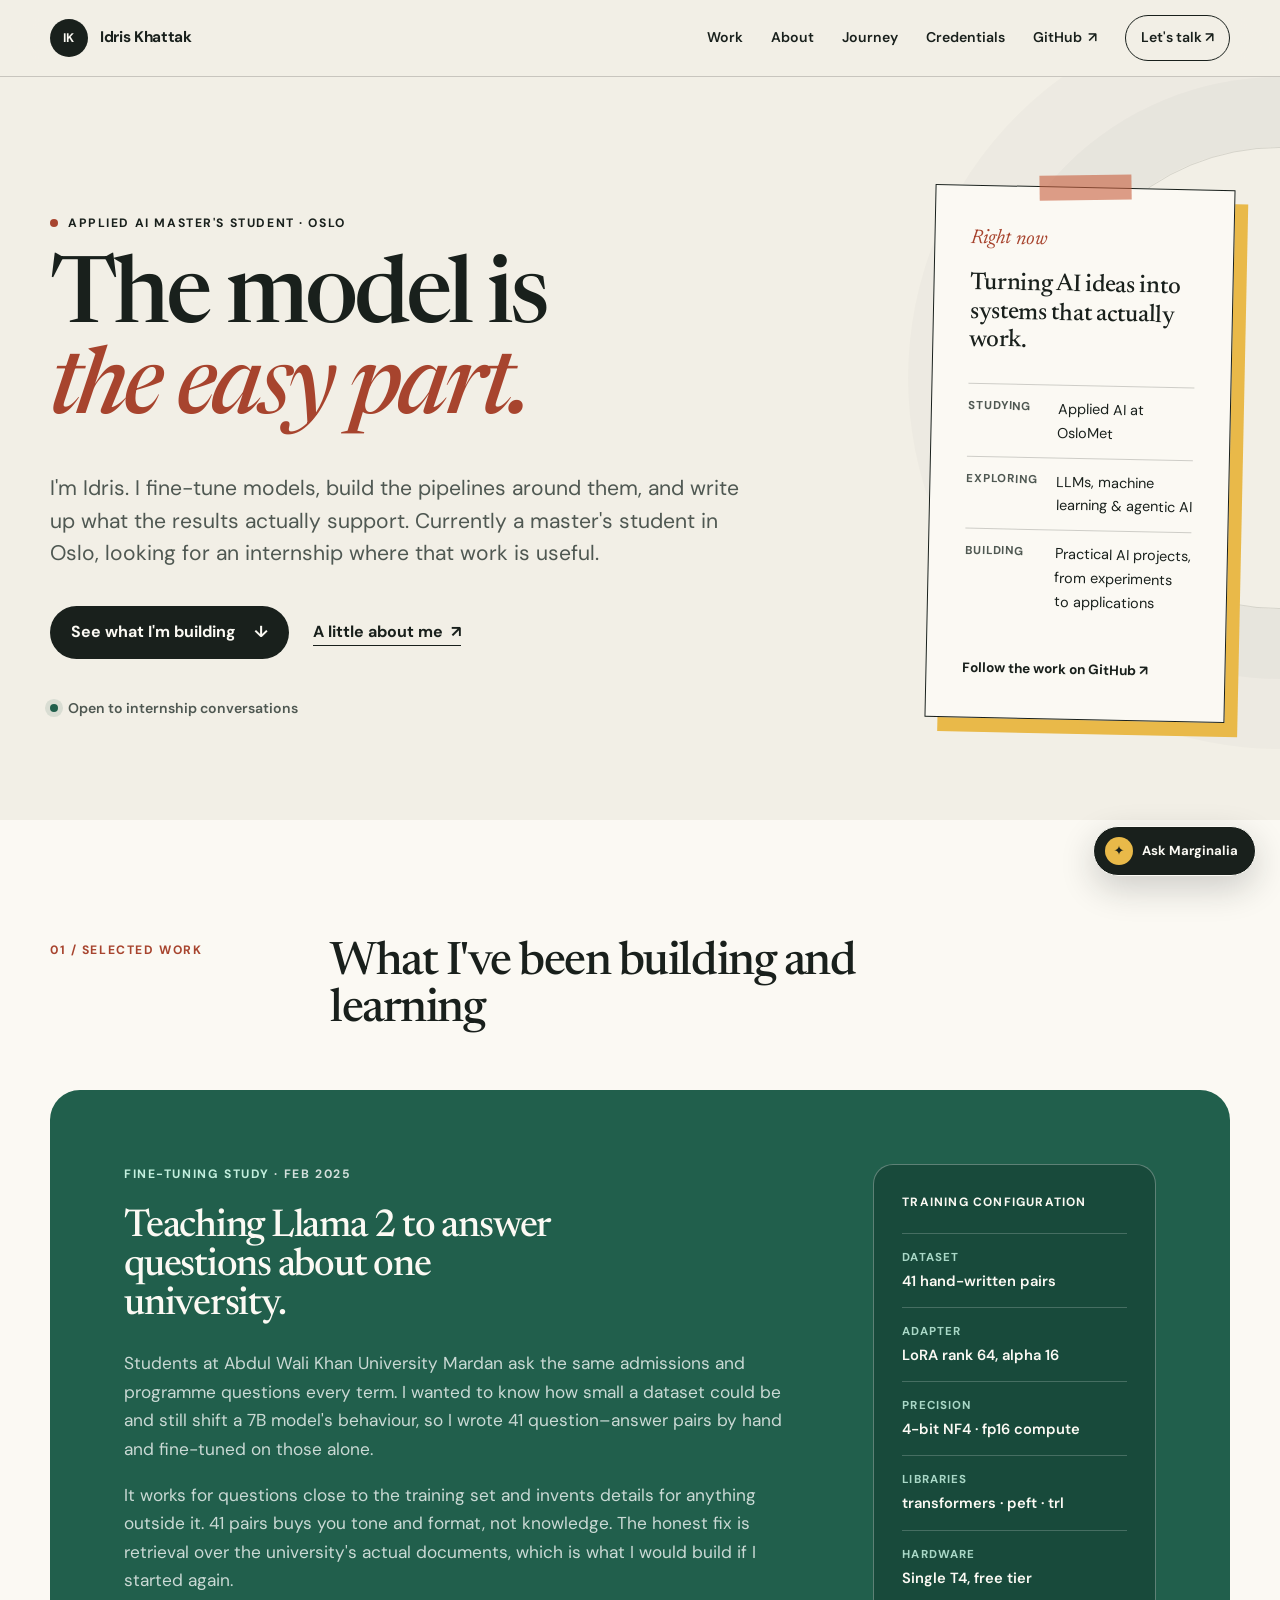
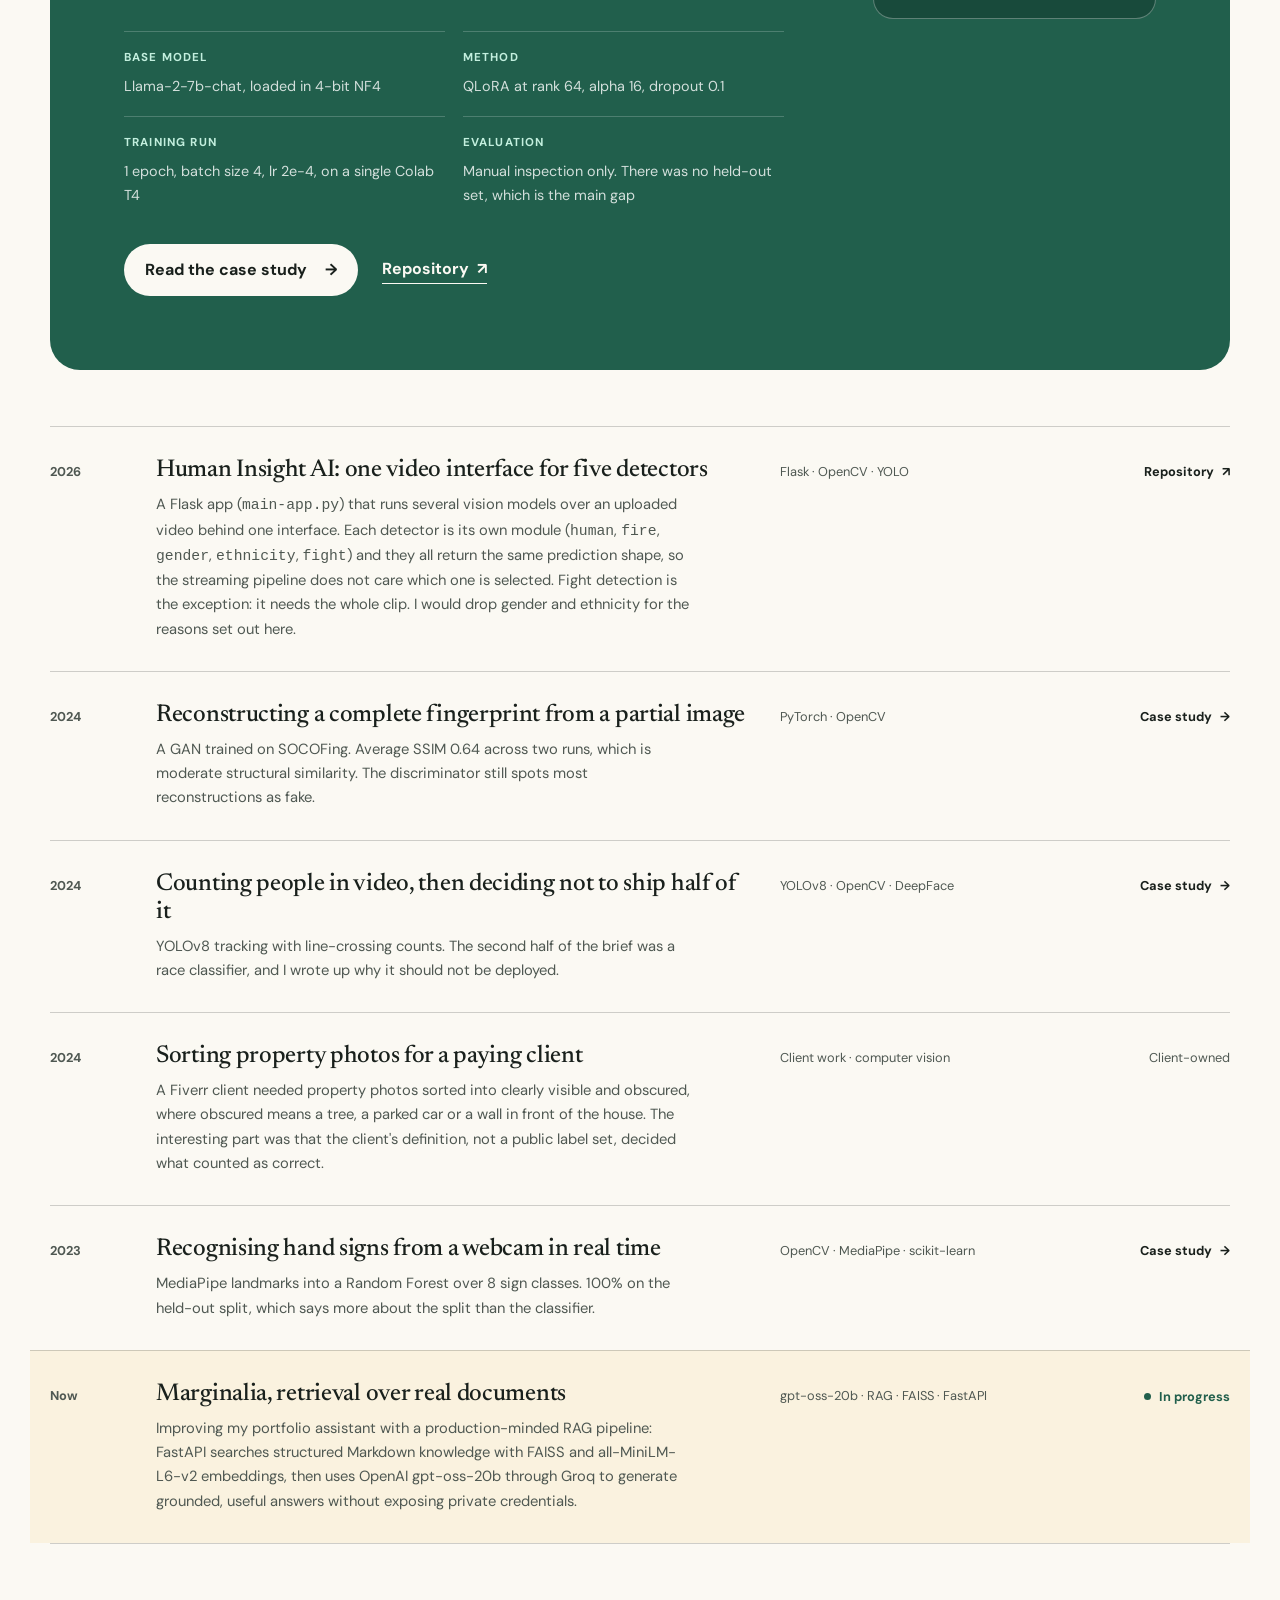
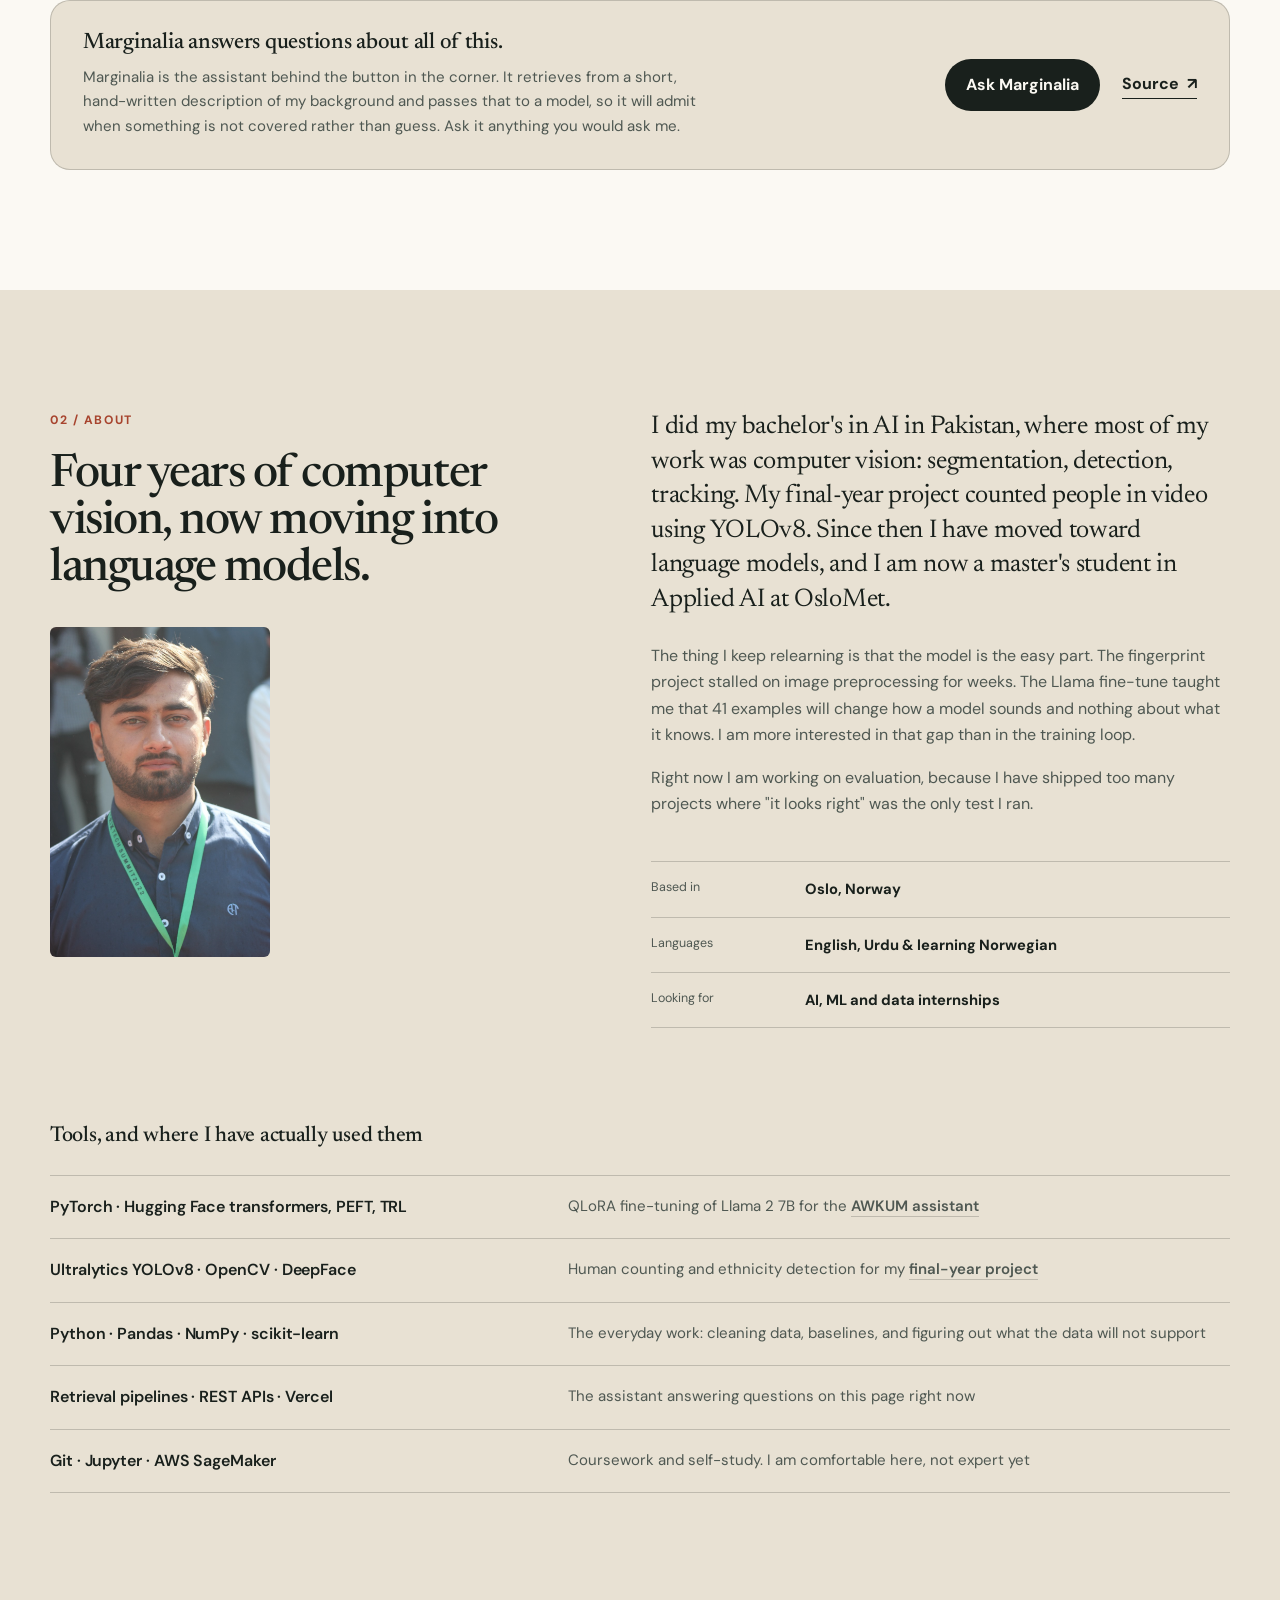
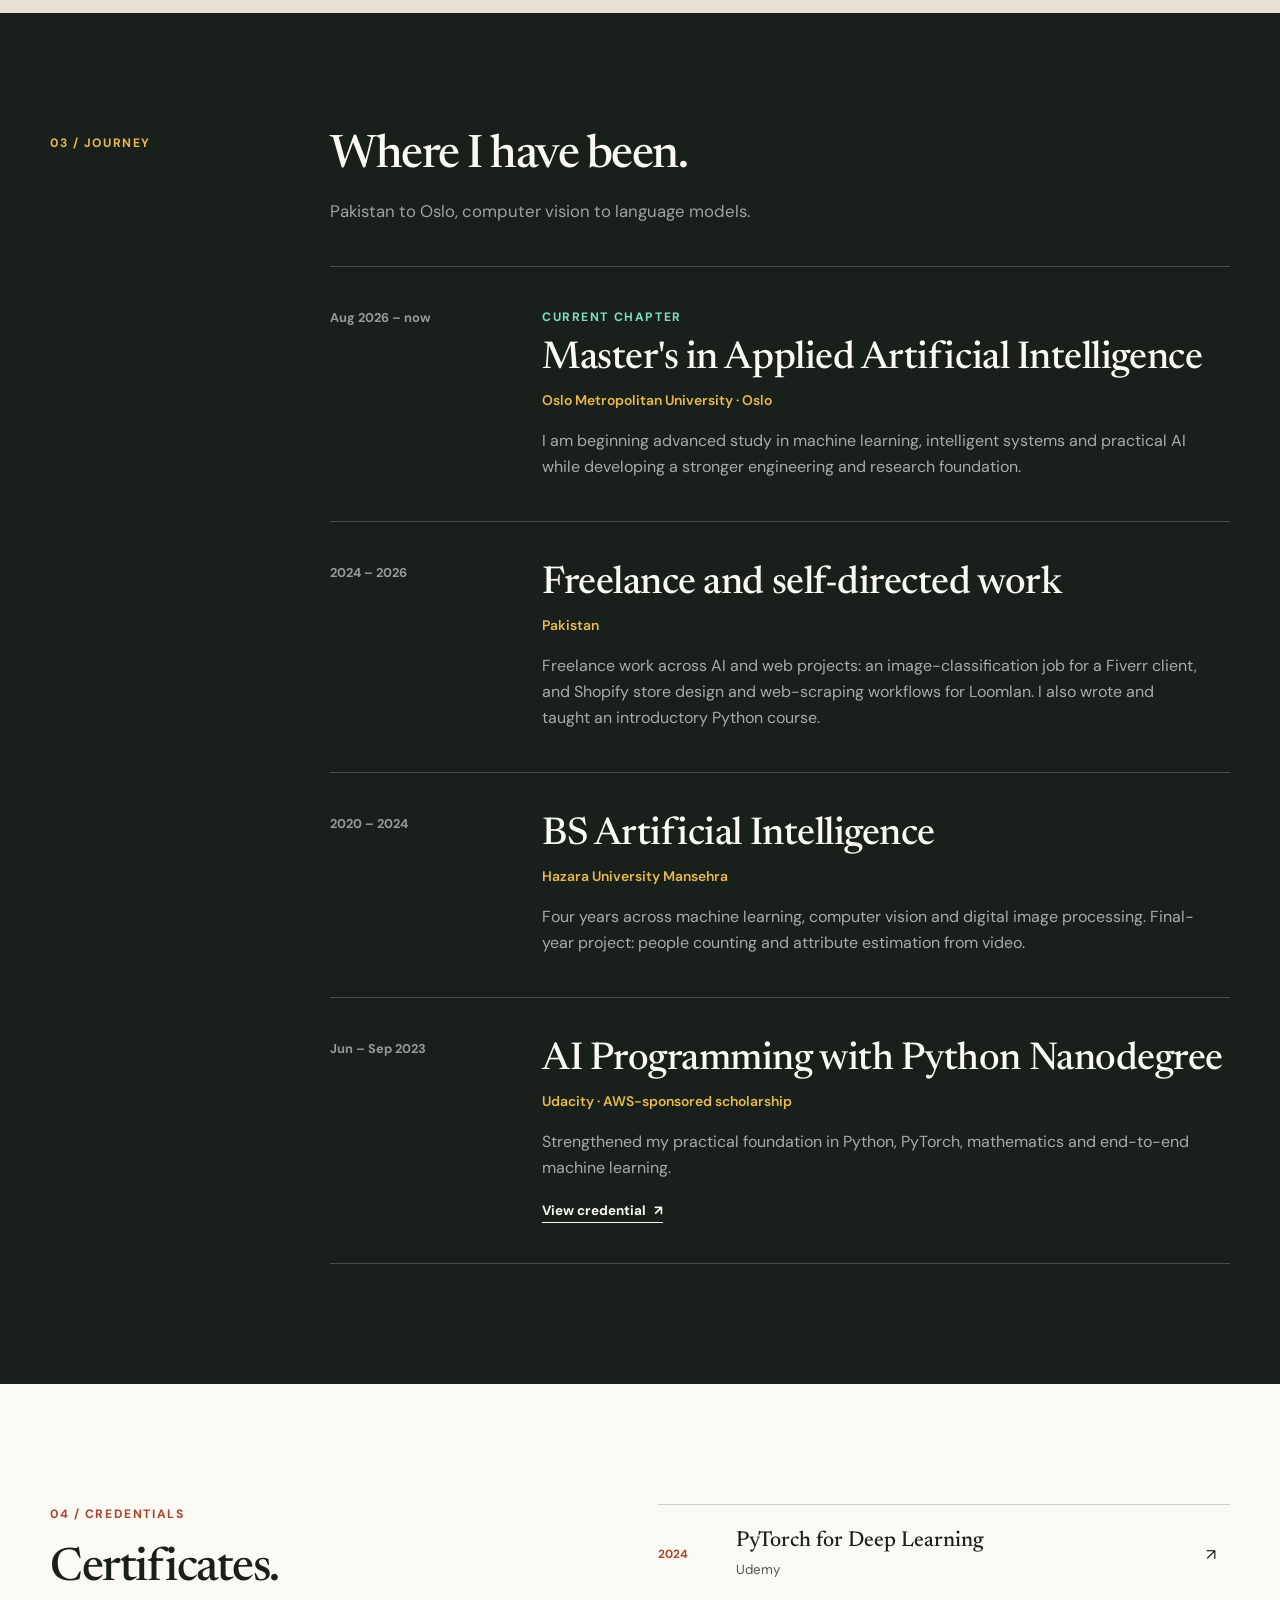
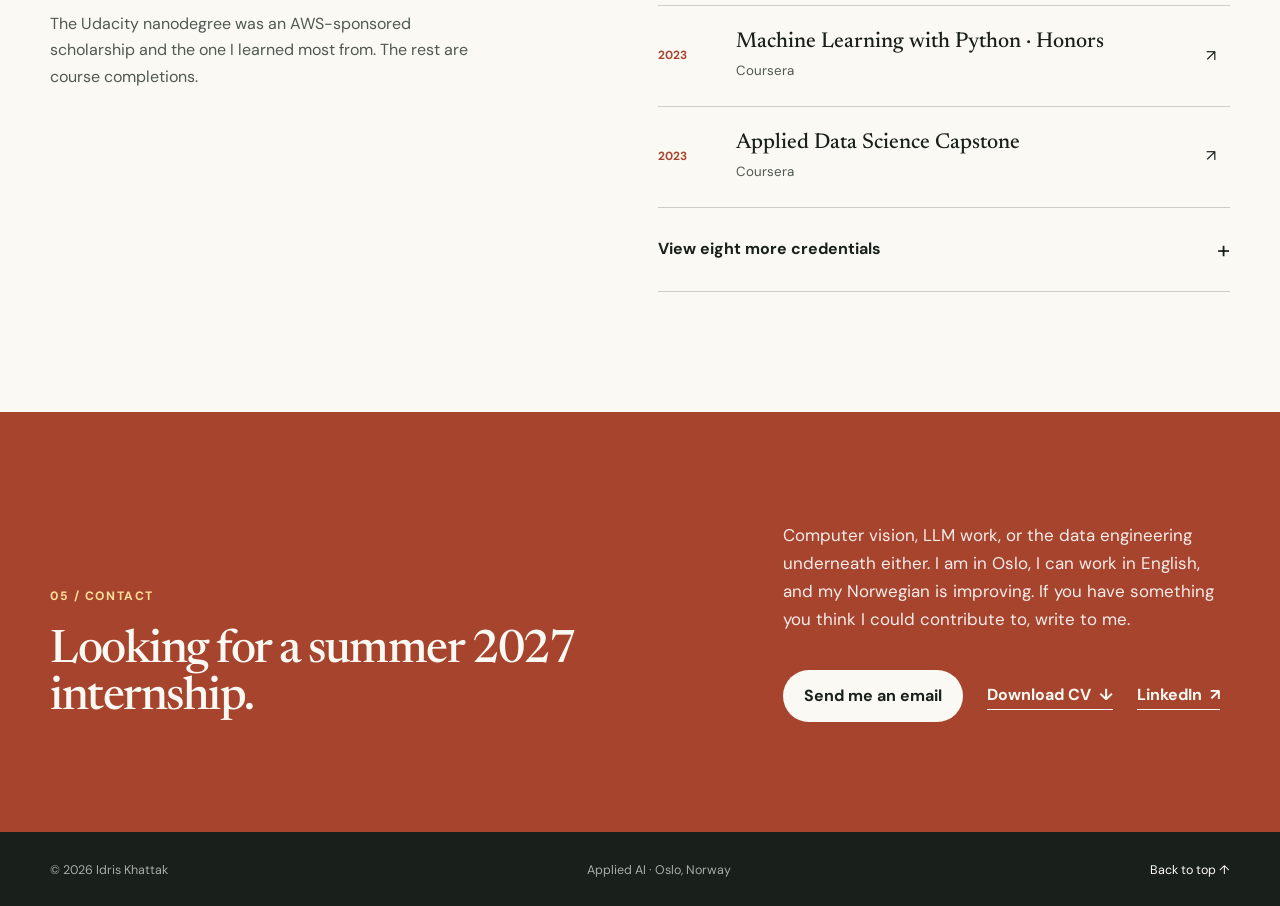
<file: index.html>
<!DOCTYPE html>
<html lang="en">

<head>
  <meta charset="UTF-8">
  <meta name="viewport" content="width=device-width, initial-scale=1.0">
  <meta name="description"
    content="Idris Khattak is an Applied AI master's student in Oslo building practical machine-learning systems across data, APIs and thoughtful interfaces.">
  <meta name="theme-color" content="#f2efe6">
  <meta property="og:title" content="Idris Khattak · Applied AI Master's Student">
  <meta property="og:description"
    content="Practical AI work, an honest learning journey, and selected projects from Idris Khattak.">
  <meta property="og:type" content="website">
  <meta property="og:url" content="https://idris.no/">
  <meta property="og:image" content="https://idris.no/og-image.png">
  <meta property="og:image:alt" content="Idris Khattak, Applied AI master&#39;s student in Oslo">
  <meta name="twitter:card" content="summary_large_image">
  <link rel="canonical" href="https://idris.no/">
  <link rel="icon"
    href="data:image/svg+xml,%3Csvg xmlns='http://www.w3.org/2000/svg' viewBox='0 0 64 64'%3E%3Crect width='64' height='64' rx='16' fill='%2319201c'/%3E%3Ctext x='32' y='42' text-anchor='middle' font-size='28' font-family='Arial' font-weight='700' fill='%23f2efe6'%3EIK%3C/text%3E%3C/svg%3E">
  <title>Idris Khattak · Applied AI Master's Student</title>
  <link rel="preconnect" href="https://fonts.googleapis.com">
  <link rel="preconnect" href="https://fonts.gstatic.com" crossorigin>
  <link
    href="https://fonts.googleapis.com/css2?family=DM+Sans:wght@400;500;600;700&family=Newsreader:ital,opsz,wght@0,6..72,500;1,6..72,500&display=swap"
    rel="stylesheet">
  <link rel="stylesheet" href="style.css">
</head>

<body>
  <a class="skip-link" href="#main-content">Skip to content</a>

  <header class="site-header">
    <nav class="container nav" aria-label="Primary navigation">
      <a class="brand" href="#home" aria-label="IK, Idris Khattak, home">
        <span class="brand-mark">IK</span>
        <span class="brand-name">Idris Khattak</span>
      </a>

      <button class="menu-btn" type="button" aria-label="Open navigation" aria-controls="primary-links"
        aria-expanded="false">
        <span></span><span></span>
      </button>

      <div class="nav-links" id="primary-links">
        <a href="#work">Work</a>
        <a href="#about">About</a>
        <a href="#journey">Journey</a>
        <a href="#credentials">Credentials</a>
        <a class="nav-external" href="https://github.com/idriskhattak" target="_blank" rel="noopener noreferrer">
          GitHub <span aria-hidden="true">↗</span></a>
        <a class="nav-cta" href="#contact">Let's talk <span aria-hidden="true">↗</span></a>
      </div>
    </nav>
  </header>

  <main id="main-content">
    <section class="hero" id="home">
      <div class="container hero-layout">
        <div class="hero-main">
          <p class="eyebrow"><span></span> Applied AI master's student · Oslo</p>
          <h1>The model is<br><em>the easy part.</em></h1>
          <p class="hero-copy">
            I'm Idris. I fine-tune models, build the pipelines around them, and write up what the results actually
            support. Currently a master's student in Oslo, looking for an internship where that work is useful.
          </p>
          <div class="hero-actions">
            <a class="btn btn-dark" href="#work">See what I'm building <span aria-hidden="true">↓</span></a>
            <a class="text-link" href="#about">A little about me <span aria-hidden="true">↗</span></a>
          </div>
          <p class="availability"><span></span> Open to internship conversations</p>
        </div>

        <aside class="now-card" aria-label="Current focus">
          <p class="handwritten">Right now</p>
          <h2>Turning AI ideas into systems that actually work.</h2>
          <ul>
            <li><span>Studying</span>Applied AI at OsloMet</li>
            <li><span>Exploring</span>LLMs, machine learning &amp; agentic AI</li>
            <li><span>Building</span>Practical AI projects, from experiments to applications</li>
          </ul>
          <a href="https://github.com/idriskhattak" target="_blank" rel="noopener noreferrer">
            Follow the work on GitHub <span aria-hidden="true">↗</span>
          </a>
        </aside>
      </div>
    </section>

    <section class="section work-section" id="work">
      <div class="container">
        <header class="section-heading">
          <p class="section-kicker">01 / Selected work</p>
          <div>
            <h2>What I've been building and learning</h2>
          </div>
        </header>

        <article class="case-study">
          <div class="case-copy">
            <p class="case-meta"><span>Fine-tuning study</span> · Feb 2025</p>
            <h3>Teaching Llama 2 to answer questions about one university.</h3>
            <p class="case-lead">
              Students at Abdul Wali Khan University Mardan ask the same admissions and programme questions every
              term. I wanted to know how small a dataset could be and still shift a 7B model's behaviour, so I wrote
              41 question–answer pairs by hand and fine-tuned on those alone.
            </p>
            <p class="case-lead">
              It works for questions close to the training set and invents details for anything outside it. 41 pairs
              buys you tone and format, not knowledge. The honest fix is retrieval over the university's actual
              documents, which is what I would build if I started again.
            </p>

            <dl class="case-details">
              <div>
                <dt>Base model</dt>
                <dd>Llama-2-7b-chat, loaded in 4-bit NF4</dd>
              </div>
              <div>
                <dt>Method</dt>
                <dd>QLoRA at rank 64, alpha 16, dropout 0.1</dd>
              </div>
              <div>
                <dt>Training run</dt>
                <dd>1 epoch, batch size 4, lr 2e-4, on a single Colab T4</dd>
              </div>
              <div>
                <dt>Evaluation</dt>
                <dd>Manual inspection only. There was no held-out set, which is the main gap</dd>
              </div>
            </dl>

            <div class="case-actions">
              <a class="btn btn-light" href="projects/awkum-assistant/index.html">Read the case study
                <span aria-hidden="true">→</span></a>
              <a class="text-link light-link" href="https://github.com/idriskhattak/AWKUM-ChatBot" target="_blank"
                rel="noopener noreferrer">Repository <span aria-hidden="true">↗</span></a>
            </div>
          </div>

          <div class="system-map">
            <div class="map-heading">
              <span>Training configuration</span>
            </div>
            <dl class="spec-list">
              <div><dt>Dataset</dt><dd>41 hand-written pairs</dd></div>
              <div><dt>Adapter</dt><dd>LoRA rank 64, alpha 16</dd></div>
              <div><dt>Precision</dt><dd>4-bit NF4 · fp16 compute</dd></div>
              <div><dt>Libraries</dt><dd>transformers · peft · trl</dd></div>
              <div><dt>Hardware</dt><dd>Single T4, free tier</dd></div>
            </dl>
          </div>
        </article>


        <ol class="work-index">
          <li class="work-item">
            <p class="work-year">2026</p>
            <div class="work-body">
              <h3>Human Insight AI: one video interface for five detectors</h3>
              <p>A Flask app (<code>main-app.py</code>) that runs several vision models over an uploaded video behind
                one interface. Each detector is its own module (<code>human</code>, <code>fire</code>, <code>gender</code>,
                <code>ethnicity</code>, <code>fight</code>) and they all return the same prediction shape, so the
                streaming pipeline does not care which one is selected. Fight detection is the exception: it needs the whole clip. I would drop gender
                and ethnicity for the
                <a href="projects/people-counting/index.html">reasons set out here</a>.</p>
            </div>
            <p class="work-stack">Flask · OpenCV · YOLO</p>
            <p class="work-status"><a class="work-link" href="https://github.com/idriskhattak/AI-System"
                target="_blank" rel="noopener noreferrer">Repository <span aria-hidden="true">↗</span></a></p>
          </li>

          <li class="work-item">
            <p class="work-year">2024</p>
            <div class="work-body">
              <h3><a href="projects/fingerprint-reconstruction/index.html">Reconstructing a complete fingerprint
                  from a partial image</a></h3>
              <p>A GAN trained on SOCOFing. Average SSIM 0.64 across two runs, which is moderate structural similarity.
                The discriminator still spots most reconstructions as fake.</p>
            </div>
            <p class="work-stack">PyTorch · OpenCV</p>
            <p class="work-status"><a class="work-link" href="projects/fingerprint-reconstruction/index.html">Case
                study <span aria-hidden="true">→</span></a></p>
          </li>

          <li class="work-item">
            <p class="work-year">2024</p>
            <div class="work-body">
              <h3><a href="projects/people-counting/index.html">Counting people in video, then deciding not to ship
                  half of it</a></h3>
              <p>YOLOv8 tracking with line-crossing counts. The second half of the brief was a race classifier, and
                I wrote up why it should not be deployed.</p>
            </div>
            <p class="work-stack">YOLOv8 · OpenCV · DeepFace</p>
            <p class="work-status"><a class="work-link" href="projects/people-counting/index.html">Case study <span
                  aria-hidden="true">→</span></a></p>
          </li>

          <li class="work-item">
            <p class="work-year">2024</p>
            <div class="work-body">
              <h3>Sorting property photos for a paying client</h3>
              <p>A Fiverr client needed property photos sorted into clearly visible and obscured, where obscured
                means a tree, a parked car or a wall in front of the house. The interesting part was that the
                client's definition, not a public label set, decided what counted as correct.</p>
            </div>
            <p class="work-stack">Client work · computer vision</p>
            <p class="work-status">Client-owned</p>
          </li>

          <li class="work-item">
            <p class="work-year">2023</p>
            <div class="work-body">
              <h3><a href="projects/hand-gesture-recognition/index.html">Recognising hand signs from a webcam in
                  real time</a></h3>
              <p>MediaPipe landmarks into a Random Forest over 8 sign classes. 100% on the held-out split, which
                says more about the split than the classifier.</p>
            </div>
            <p class="work-stack">OpenCV · MediaPipe · scikit-learn</p>
            <p class="work-status"><a class="work-link" href="projects/hand-gesture-recognition/index.html">Case
                study <span aria-hidden="true">→</span></a></p>
          </li>

          <li class="work-item work-item-active">
            <p class="work-year">Now</p>
            <div class="work-body">
              <h3>Marginalia, retrieval over real documents</h3>
              <p>Improving my portfolio assistant with a production-minded RAG pipeline: FastAPI searches structured
                Markdown knowledge with FAISS and all-MiniLM-L6-v2 embeddings, then uses OpenAI gpt-oss-20b through
                Groq to generate grounded, useful answers without exposing private credentials.</p>
            </div>
            <p class="work-stack">gpt-oss-20b · RAG · FAISS · FastAPI</p>
            <p class="work-status"><span class="work-dot"></span> In progress</p>
          </li>
        </ol>

        <aside class="colophon" aria-labelledby="colophon-title">
          <div>
            <h3 id="colophon-title">Marginalia answers questions about all of this.</h3>
            <p>
              Marginalia is the assistant behind the button in the corner. It retrieves from a short, hand-written
              description of my background and passes that to a model, so it will admit when something is not covered
              rather than guess. Ask it anything you would ask me.
            </p>
          </div>
          <div class="colophon-actions">
            <button class="btn btn-dark" type="button" data-open-chat>Ask Marginalia</button>
            <a class="text-link" href="https://github.com/idriskhattak/Idris_Portfolio" target="_blank"
              rel="noopener noreferrer">Source <span aria-hidden="true">↗</span></a>
          </div>
        </aside>
      </div>
    </section>

    <section class="section about-section" id="about">
      <div class="container about-layout">
        <div class="about-heading">
          <p class="section-kicker">02 / About</p>
          <h2>Four years of computer vision, now moving into language models.</h2>

          <img class="portrait" src="assets/profile.jpg" width="853" height="1280" loading="lazy"
            alt="Idris Khattak">
        </div>

        <div class="about-story">
          <p class="story-lead">
            I did my bachelor's in AI in Pakistan, where most of my work was computer vision: segmentation,
            detection, tracking. My final-year project counted people in video using YOLOv8. Since then I have moved
            toward language models, and I am now a master's student in Applied AI at OsloMet.
          </p>
          <p>
            The thing I keep relearning is that the model is the easy part. The fingerprint project stalled on image
            preprocessing for weeks. The Llama fine-tune taught me that 41 examples will change how a model sounds
            and nothing about what it knows. I am more interested in that gap than in the training loop.
          </p>
          <p>
            Right now I am working on evaluation, because I have shipped too many projects where "it looks right" was
            the only test I ran.
          </p>

          <div class="personal-facts">
            <div><span>Based in</span><strong>Oslo, Norway</strong></div>
            <div><span>Languages</span><strong>English, Urdu &amp; learning Norwegian</strong></div>
            <div><span>Looking for</span><strong>AI, ML and data internships</strong></div>
          </div>
        </div>
      </div>

      <div class="container toolkit">
        <h3 class="toolkit-title">Tools, and where I have actually used them</h3>
        <dl>
          <div>
            <dt>PyTorch · Hugging Face transformers, PEFT, TRL</dt>
            <dd>QLoRA fine-tuning of Llama 2 7B for the <a href="#work">AWKUM assistant</a></dd>
          </div>
          <div>
            <dt>Ultralytics YOLOv8 · OpenCV · DeepFace</dt>
            <dd>Human counting and ethnicity detection for my <a href="#work">final-year project</a></dd>
          </div>
          <div>
            <dt>Python · Pandas · NumPy · scikit-learn</dt>
            <dd>The everyday work: cleaning data, baselines, and figuring out what the data will not support</dd>
          </div>
          <div>
            <dt>Retrieval pipelines · REST APIs · Vercel</dt>
            <dd>The assistant answering questions on this page right now</dd>
          </div>
          <div>
            <dt>Git · Jupyter · AWS SageMaker</dt>
            <dd>Coursework and self-study. I am comfortable here, not expert yet</dd>
          </div>
        </dl>
      </div>
    </section>

    <section class="section journey-section" id="journey">
      <div class="container">
        <header class="section-heading compact-heading">
          <p class="section-kicker">03 / Journey</p>
          <div>
            <h2>Where I have been.</h2>
            <p>Pakistan to Oslo, computer vision to language models.</p>
          </div>
        </header>

        <div class="timeline">
          <article class="timeline-item current">
            <p class="time">Aug 2026 – now</p>
            <div>
              <p class="timeline-label">Current chapter</p>
              <h3>Master's in Applied Artificial Intelligence</h3>
              <p class="institution">Oslo Metropolitan University · Oslo</p>
              <p>I am beginning advanced study in machine learning, intelligent systems and practical AI while
                developing a stronger engineering and research foundation.</p>
            </div>
          </article>

          <article class="timeline-item">
            <p class="time">2024 – 2026</p>
            <div>
              <h3>Freelance and self-directed work</h3>
              <p class="institution">Pakistan</p>
              <p>Freelance work across AI and web projects: an image-classification job for a Fiverr client, and
                Shopify store design and web-scraping workflows for Loomlan. I also wrote and taught an
                introductory Python course.</p>
            </div>
          </article>

          <article class="timeline-item">
            <p class="time">2020 – 2024</p>
            <div>
              <h3>BS Artificial Intelligence</h3>
              <p class="institution">Hazara University Mansehra</p>
              <p>Four years across machine learning, computer vision and digital image processing. Final-year
                project: people counting and attribute estimation from video.</p>
            </div>
          </article>

          <article class="timeline-item">
            <p class="time">Jun – Sep 2023</p>
            <div>
              <h3>AI Programming with Python Nanodegree</h3>
              <p class="institution">Udacity · AWS-sponsored scholarship</p>
              <p>Strengthened my practical foundation in Python, PyTorch, mathematics and end-to-end machine learning.</p>
              <a class="inline-link"
                href="https://www.udacity.com/certificate/e/198af81c-0ae8-11ee-92e1-a3681b4dad0d" target="_blank"
                rel="noopener noreferrer">View credential <span aria-hidden="true">↗</span></a>
            </div>
          </article>
        </div>
      </div>
    </section>

    <section class="section credentials-section" id="credentials">
      <div class="container credentials-layout">
        <div>
          <p class="section-kicker">04 / Credentials</p>
          <h2>Certificates.</h2>
          <p class="credentials-intro">The Udacity nanodegree was an AWS-sponsored scholarship and the one I learned
            most from. The rest are course completions.</p>
        </div>

        <div class="credential-stack">
          <a class="credential" href="https://www.udemy.com/certificate/UC-584929fb-89f8-472e-8597-bba077d340ff/"
            target="_blank" rel="noopener noreferrer">
            <span>2024</span>
            <div><strong>PyTorch for Deep Learning</strong><small>Udemy</small></div>
            <i aria-hidden="true">↗</i>
          </a>
          <a class="credential"
            href="https://www.coursera.org/account/accomplishments/certificate/NRNN2FCM6RCL" target="_blank"
            rel="noopener noreferrer">
            <span>2023</span>
            <div><strong>Machine Learning with Python · Honors</strong><small>Coursera</small></div>
            <i aria-hidden="true">↗</i>
          </a>
          <a class="credential"
            href="https://www.coursera.org/account/accomplishments/certificate/TFCLS6XB8DZ2" target="_blank"
            rel="noopener noreferrer">
            <span>2023</span>
            <div><strong>Applied Data Science Capstone</strong><small>Coursera</small></div>
            <i aria-hidden="true">↗</i>
          </a>

          <details class="more-credentials">
            <summary>View eight more credentials <span aria-hidden="true">+</span></summary>
            <div class="credential-links">
              <a href="https://www.coursera.org/account/accomplishments/certificate/UQ4JTR83AEEM" target="_blank"
                rel="noopener noreferrer">Databases and SQL for Data Science <span>↗</span></a>
              <a href="https://www.coursera.org/account/accomplishments/certificate/DCYZ3H4XNVC3" target="_blank"
                rel="noopener noreferrer">Python Project for Data Science <span>↗</span></a>
              <a href="https://www.coursera.org/account/accomplishments/certificate/V4DH9672T2NB" target="_blank"
                rel="noopener noreferrer">Python for Data Science, AI &amp; Development <span>↗</span></a>
              <a href="https://www.coursera.org/account/accomplishments/certificate/7TZD9VA5CNCG" target="_blank"
                rel="noopener noreferrer">Data Science Methodology <span>↗</span></a>
              <a href="https://www.coursera.org/account/accomplishments/certificate/PPBZVX47F62Z" target="_blank"
                rel="noopener noreferrer">Tools for Data Science <span>↗</span></a>
              <a href="https://www.coursera.org/account/accomplishments/certificate/QBKRSLL3RXHK" target="_blank"
                rel="noopener noreferrer">Data Visualization with Python <span>↗</span></a>
              <a href="https://www.coursera.org/account/accomplishments/certificate/TZXQXXBAV7PK" target="_blank"
                rel="noopener noreferrer">What is Data Science? <span>↗</span></a>
              <a href="https://coursera.org/share/29fc4d14b7c4c7aeb98fac269d1fe8c6" target="_blank"
                rel="noopener noreferrer">Data Analysis with Python <span>↗</span></a>
            </div>
          </details>
        </div>
      </div>
    </section>

    <section class="contact-section" id="contact">
      <div class="container contact-layout">
        <div>
          <p class="section-kicker">05 / Contact</p>
          <!-- TODO(Idris): confirm the term. Assumed summer 2027 given the master's started Aug 2026. -->
          <h2>Looking for a summer 2027 internship.</h2>
        </div>
        <div>
          <p>Computer vision, LLM work, or the data engineering underneath either. I am in Oslo, I can work in
            English, and my Norwegian is improving. If you have something you think I could contribute to, write to
            me.</p>
          <div class="contact-actions">
            <a class="btn btn-light" href="mailto:idriskhttk@gmail.com">Send me an email</a>
            <a class="text-link light-link" href="assets/Idris-Resume.pdf" download="Idris-Khattak-Resume.pdf">Download CV
              <span aria-hidden="true">↓</span></a>
            <a class="text-link light-link" href="https://www.linkedin.com/in/idris-khan-khattak/" target="_blank"
              rel="noopener noreferrer">LinkedIn <span aria-hidden="true">↗</span></a>
          </div>
        </div>
      </div>
    </section>
  </main>

  <footer>
    <div class="container footer-layout">
      <p>© <span id="year"></span> Idris Khattak</p>
      <p>Applied AI · Oslo, Norway</p>
      <a href="#home">Back to top ↑</a>
    </div>
  </footer>

  <button id="chat-toggle" class="chat-toggle" type="button" aria-label="Ask Marginalia, open the portfolio assistant"
    aria-controls="chat-window" aria-expanded="false">
    <span class="chat-spark" aria-hidden="true">✦</span>
    <span>Ask Marginalia</span>
  </button>

  <section id="chat-window" class="chat-window" role="dialog" aria-labelledby="chat-title" inert>
    <header class="chat-header">
      <div>
        <p>Notes on Idris's work</p>
        <strong id="chat-title">Marginalia</strong>
      </div>
      <button id="chat-close" class="chat-close" type="button" aria-label="Close chat">×</button>
    </header>

    <div id="chat-messages" class="chat-messages" role="log" aria-live="polite" aria-relevant="additions">
      <div class="message bot-message">
        I'm Marginalia, the notes alongside Idris's work. Ask me about any of it: the projects, the numbers, or what he would do differently.
      </div>
    </div>

    <div class="chat-suggestions" role="group" aria-label="Suggested questions">
      <button class="suggestion-btn" type="button">What is Idris building?</button>
      <button class="suggestion-btn" type="button">What is he studying?</button>
    </div>

    <form id="chat-form" class="chat-input-area">
      <label class="sr-only" for="chat-input">Ask a question about Idris</label>
      <input id="chat-input" type="text" placeholder="Ask something…" autocomplete="off" maxlength="300" required>
      <button type="submit" class="chat-send" aria-label="Send question">Send</button>
    </form>
  </section>

  <script src="script.js" defer></script>
</body>

</html>
</file>
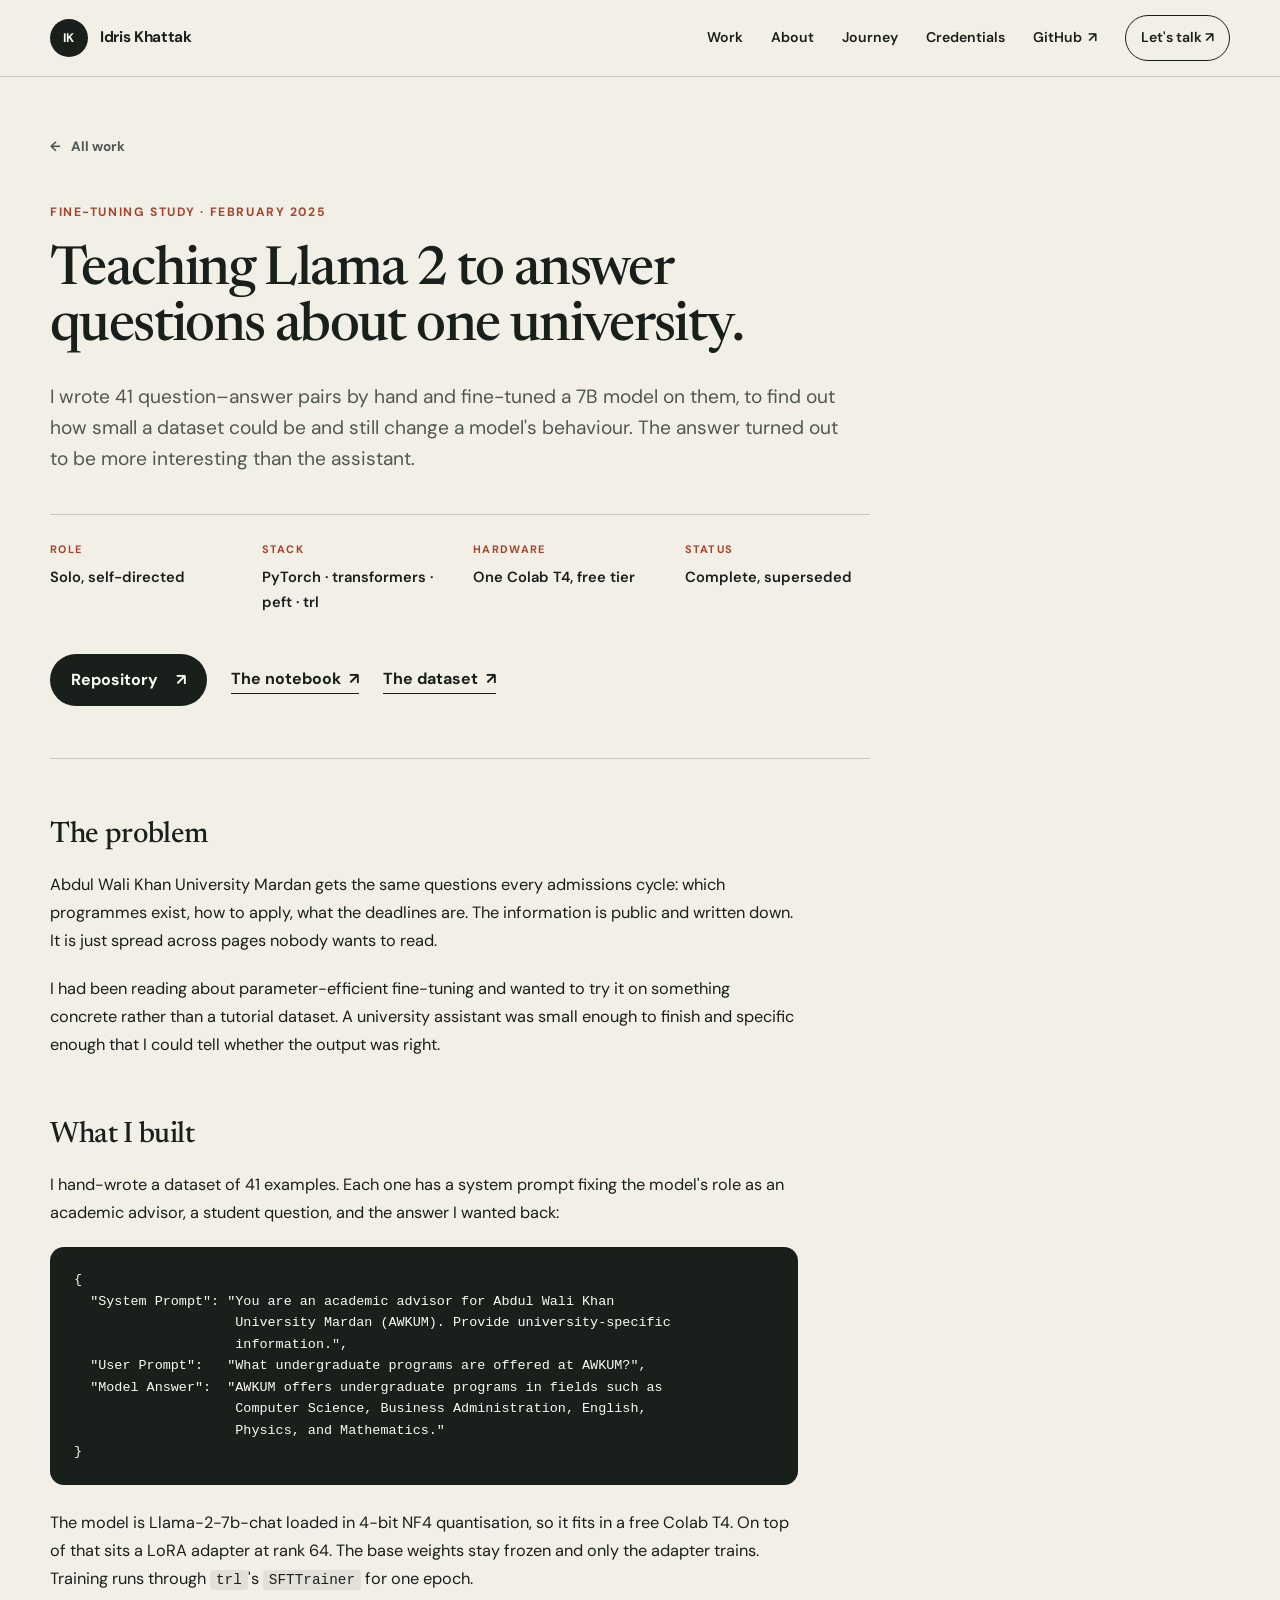
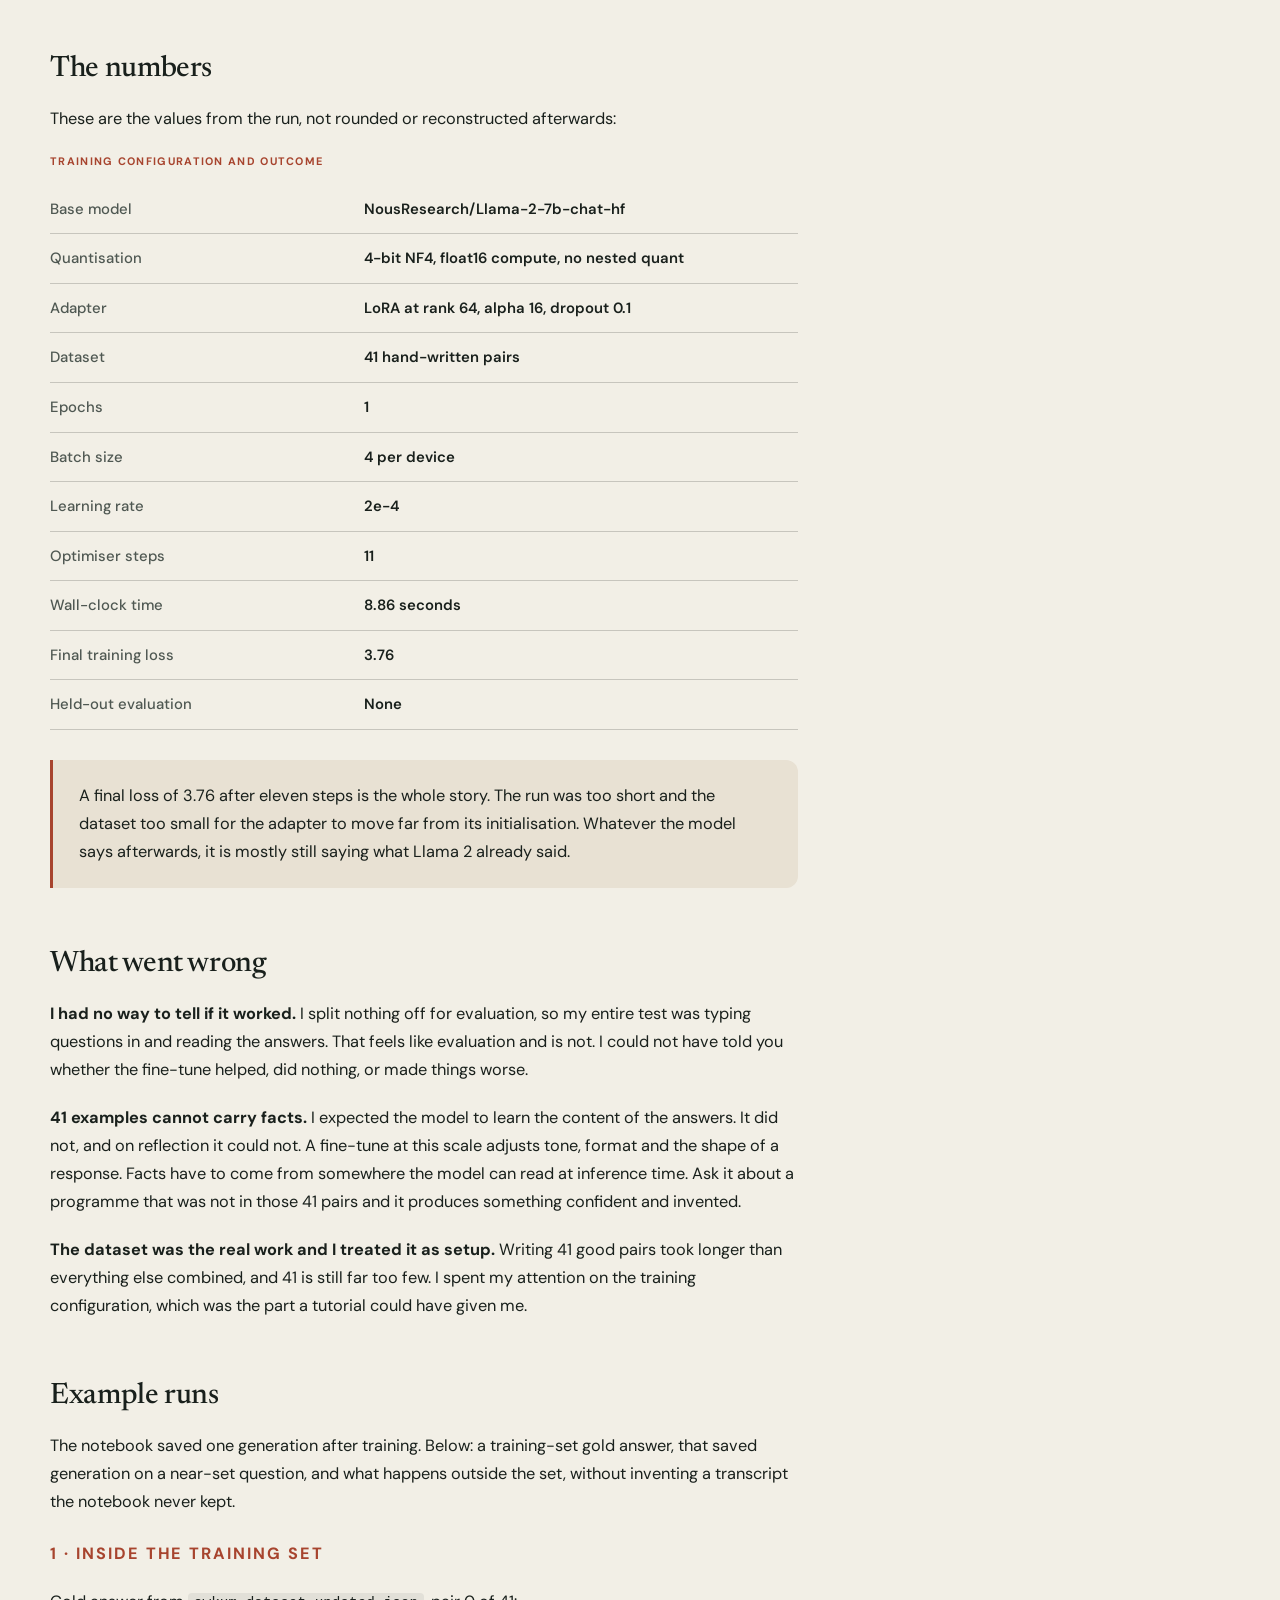
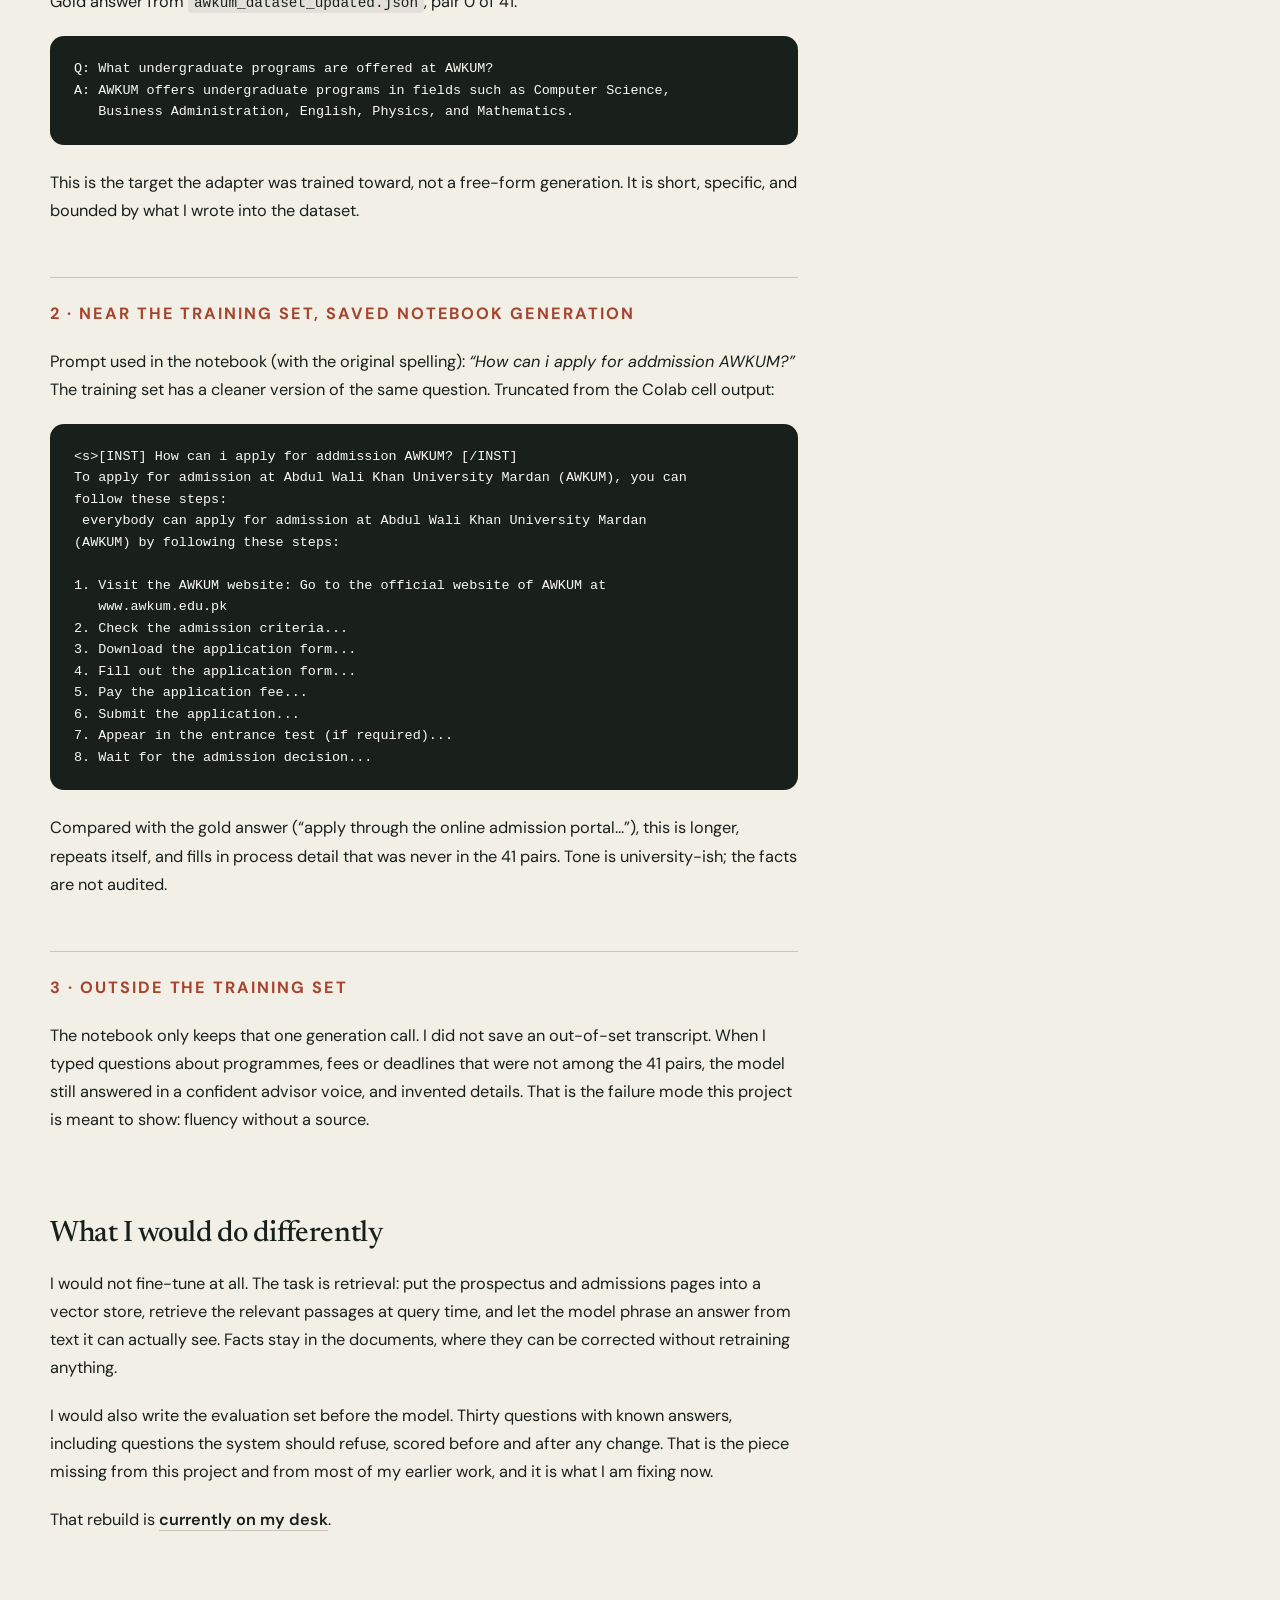
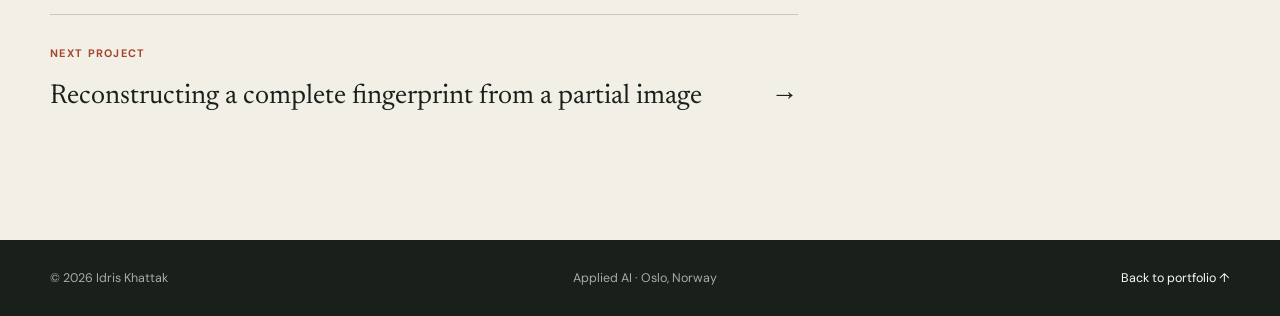
<file: projects/awkum-assistant/index.html>
<!DOCTYPE html>
<html lang="en">

<head>
  <meta charset="UTF-8">
  <meta name="viewport" content="width=device-width, initial-scale=1.0">
  <meta name="description"
    content="Fine-tuning Llama 2 7B on 41 hand-written question-answer pairs for a university assistant, and what 41 examples actually buy you.">
  <meta name="theme-color" content="#f2efe6">
  <meta property="og:title" content="Teaching Llama 2 about one university · Idris Khattak">
  <meta property="og:description"
    content="A QLoRA fine-tune on 41 hand-written pairs. It ran in 8.9 seconds, ended at loss 3.76, and taught me what a fine-tune cannot do.">
  <meta property="og:type" content="article">
  <meta property="og:url"
    content="https://idris.no/projects/awkum-assistant/">
  <meta property="og:image"
    content="https://idris.no/projects/awkum-assistant/og-image.png">
  <meta name="twitter:card" content="summary_large_image">
  <link rel="canonical" href="https://idris.no/projects/awkum-assistant/">
  <link rel="icon"
    href="data:image/svg+xml,%3Csvg xmlns='http://www.w3.org/2000/svg' viewBox='0 0 64 64'%3E%3Crect width='64' height='64' rx='16' fill='%2319201c'/%3E%3Ctext x='32' y='42' text-anchor='middle' font-size='28' font-family='Arial' font-weight='700' fill='%23f2efe6'%3EIK%3C/text%3E%3C/svg%3E">
  <title>Teaching Llama 2 about one university · Idris Khattak</title>
  <link rel="preconnect" href="https://fonts.googleapis.com">
  <link rel="preconnect" href="https://fonts.gstatic.com" crossorigin>
  <link
    href="https://fonts.googleapis.com/css2?family=DM+Sans:wght@400;500;600;700&family=Newsreader:ital,opsz,wght@0,6..72,500;1,6..72,500&display=swap"
    rel="stylesheet">
  <link rel="stylesheet" href="../../style.css">
</head>

<body>
  <a class="skip-link" href="#main-content">Skip to content</a>

  <header class="site-header">
    <nav class="container nav" aria-label="Primary navigation">
      <a class="brand" href="../../index.html" aria-label="IK, Idris Khattak, home">
        <span class="brand-mark">IK</span>
        <span class="brand-name">Idris Khattak</span>
      </a>

      <button class="menu-btn" type="button" aria-label="Open navigation" aria-controls="primary-links"
        aria-expanded="false">
        <span></span><span></span>
      </button>

      <div class="nav-links" id="primary-links">
        <a href="../../index.html#work">Work</a>
        <a href="../../index.html#about">About</a>
        <a href="../../index.html#journey">Journey</a>
        <a href="../../index.html#credentials">Credentials</a>
        <a class="nav-external" href="https://github.com/idriskhattak" target="_blank" rel="noopener noreferrer">
          GitHub <span aria-hidden="true">↗</span></a>
        <a class="nav-cta" href="../../index.html#contact">Let's talk <span aria-hidden="true">↗</span></a>
      </div>
    </nav>
  </header>

  <main id="main-content" class="project-page">
    <div class="container">
      <a class="back-link" href="../../index.html#work"><span aria-hidden="true">←</span> All work</a>

      <header class="project-hero">
        <p class="section-kicker">Fine-tuning study · February 2025</p>
        <h1>Teaching Llama 2 to answer questions about one university.</h1>
        <p class="project-lead">
          I wrote 41 question–answer pairs by hand and fine-tuned a 7B model on them, to find out how small a
          dataset could be and still change a model's behaviour. The answer turned out to be more interesting than
          the assistant.
        </p>

        <dl class="fact-strip">
          <div><dt>Role</dt><dd>Solo, self-directed</dd></div>
          <div><dt>Stack</dt><dd>PyTorch · transformers · peft · trl</dd></div>
          <div><dt>Hardware</dt><dd>One Colab T4, free tier</dd></div>
          <div><dt>Status</dt><dd>Complete, superseded</dd></div>
        </dl>

        <div class="project-actions">
          <a class="btn btn-dark" href="https://github.com/idriskhattak/AWKUM-ChatBot" target="_blank"
            rel="noopener noreferrer">Repository <span aria-hidden="true">↗</span></a>
          <a class="text-link"
            href="https://github.com/idriskhattak/AWKUM-ChatBot/blob/main/Fine_tune_Llama_2.ipynb" target="_blank"
            rel="noopener noreferrer">The notebook <span aria-hidden="true">↗</span></a>
          <a class="text-link"
            href="https://github.com/idriskhattak/AWKUM-ChatBot/blob/main/awkum_dataset_updated.json" target="_blank"
            rel="noopener noreferrer">The dataset <span aria-hidden="true">↗</span></a>
        </div>
      </header>

      <div class="prose">
        <h2>The problem</h2>
        <p>
          Abdul Wali Khan University Mardan gets the same questions every admissions cycle: which programmes exist,
          how to apply, what the deadlines are. The information is public and written down. It is just spread across
          pages nobody wants to read.
        </p>
        <p>
          I had been reading about parameter-efficient fine-tuning and wanted to try it on something concrete rather
          than a tutorial dataset. A university assistant was small enough to finish and specific enough that I could
          tell whether the output was right.
        </p>

        <h2>What I built</h2>
        <p>
          I hand-wrote a dataset of 41 examples. Each one has a system prompt fixing the model's role as an academic
          advisor, a student question, and the answer I wanted back:
        </p>

        <pre class="code-block"><code>{
  "System Prompt": "You are an academic advisor for Abdul Wali Khan
                    University Mardan (AWKUM). Provide university-specific
                    information.",
  "User Prompt":   "What undergraduate programs are offered at AWKUM?",
  "Model Answer":  "AWKUM offers undergraduate programs in fields such as
                    Computer Science, Business Administration, English,
                    Physics, and Mathematics."
}</code></pre>

        <p>
          The model is Llama-2-7b-chat loaded in 4-bit NF4 quantisation, so it fits in a free Colab T4. On top of
          that sits a LoRA adapter at rank 64. The base weights stay frozen and only the adapter trains. Training
          runs through <code>trl</code>'s <code>SFTTrainer</code> for one epoch.
        </p>

        <h2>The numbers</h2>
        <p>
          These are the values from the run, not rounded or reconstructed afterwards:
        </p>

        <table class="results-table">
          <caption>Training configuration and outcome</caption>
          <tbody>
            <tr><th scope="row">Base model</th><td>NousResearch/Llama-2-7b-chat-hf</td></tr>
            <tr><th scope="row">Quantisation</th><td>4-bit NF4, float16 compute, no nested quant</td></tr>
            <tr><th scope="row">Adapter</th><td>LoRA at rank 64, alpha 16, dropout 0.1</td></tr>
            <tr><th scope="row">Dataset</th><td>41 hand-written pairs</td></tr>
            <tr><th scope="row">Epochs</th><td>1</td></tr>
            <tr><th scope="row">Batch size</th><td>4 per device</td></tr>
            <tr><th scope="row">Learning rate</th><td>2e-4</td></tr>
            <tr><th scope="row">Optimiser steps</th><td>11</td></tr>
            <tr><th scope="row">Wall-clock time</th><td>8.86 seconds</td></tr>
            <tr><th scope="row">Final training loss</th><td>3.76</td></tr>
            <tr><th scope="row">Held-out evaluation</th><td>None</td></tr>
          </tbody>
        </table>

        <p class="callout">
          A final loss of 3.76 after eleven steps is the whole story. The run was too short and the dataset too small
          for the adapter to move far from its initialisation. Whatever the model says afterwards, it is mostly still
          saying what Llama 2 already said.
        </p>

        <h2>What went wrong</h2>
        <p>
          <strong>I had no way to tell if it worked.</strong> I split nothing off for evaluation, so my entire test
          was typing questions in and reading the answers. That feels like evaluation and is not. I could not have
          told you whether the fine-tune helped, did nothing, or made things worse.
        </p>
        <p>
          <strong>41 examples cannot carry facts.</strong> I expected the model to learn the content of the answers.
          It did not, and on reflection it could not. A fine-tune at this scale adjusts tone, format and the shape of
          a response. Facts have to come from somewhere the model can read at inference time. Ask it about a
          programme that was not in those 41 pairs and it produces something confident and invented.
        </p>
        <p>
          <strong>The dataset was the real work and I treated it as setup.</strong> Writing 41 good pairs took longer
          than everything else combined, and 41 is still far too few. I spent my attention on the training
          configuration, which was the part a tutorial could have given me.
        </p>

        <h2>Example runs</h2>
        <p>
          The notebook saved one generation after training. Below: a training-set gold answer, that saved generation on
          a near-set question, and what happens outside the set, without inventing a transcript the notebook never
          kept.
        </p>

        <article class="example-run">
          <p class="example-kicker">1 · Inside the training set</p>
          <p>Gold answer from <code>awkum_dataset_updated.json</code>, pair 0 of 41:</p>
          <pre class="code-block"><code>Q: What undergraduate programs are offered at AWKUM?
A: AWKUM offers undergraduate programs in fields such as Computer Science,
   Business Administration, English, Physics, and Mathematics.</code></pre>
          <p>
            This is the target the adapter was trained toward, not a free-form generation. It is short, specific, and
            bounded by what I wrote into the dataset.
          </p>
        </article>

        <article class="example-run">
          <p class="example-kicker">2 · Near the training set, saved notebook generation</p>
          <p>
            Prompt used in the notebook (with the original spelling):
            <em>“How can i apply for addmission AWKUM?”</em>
            The training set has a cleaner version of the same question. Truncated from the Colab cell output:
          </p>
          <pre class="code-block"><code>&lt;s&gt;[INST] How can i apply for addmission AWKUM? [/INST]
To apply for admission at Abdul Wali Khan University Mardan (AWKUM), you can
follow these steps:
 everybody can apply for admission at Abdul Wali Khan University Mardan
(AWKUM) by following these steps:

1. Visit the AWKUM website: Go to the official website of AWKUM at
   www.awkum.edu.pk
2. Check the admission criteria...
3. Download the application form...
4. Fill out the application form...
5. Pay the application fee...
6. Submit the application...
7. Appear in the entrance test (if required)...
8. Wait for the admission decision...</code></pre>
          <p>
            Compared with the gold answer (“apply through the online admission portal…”), this is longer, repeats
            itself, and fills in process detail that was never in the 41 pairs. Tone is university-ish; the facts are
            not audited.
          </p>
        </article>

        <article class="example-run">
          <p class="example-kicker">3 · Outside the training set</p>
          <p>
            The notebook only keeps that one generation call. I did not save an out-of-set transcript. When I typed
            questions about programmes, fees or deadlines that were not among the 41 pairs, the model still answered in
            a confident advisor voice, and invented details. That is the failure mode this project is meant to show:
            fluency without a source.
          </p>
        </article>

        <h2>What I would do differently</h2>
        <p>
          I would not fine-tune at all. The task is retrieval: put the prospectus and admissions pages into a vector
          store, retrieve the relevant passages at query time, and let the model phrase an answer from text it can
          actually see. Facts stay in the documents, where they can be corrected without retraining anything.
        </p>
        <p>
          I would also write the evaluation set before the model. Thirty questions with known answers, including
          questions the system should refuse, scored before and after any change. That is the piece missing from
          this project and from most of my earlier work, and it is what I am fixing now.
        </p>
        <p>
          That rebuild is <a href="../../index.html#work">currently on my desk</a>.
        </p>
      </div>

      <nav class="project-next" aria-label="More work">
        <p>Next project</p>
        <a href="../fingerprint-reconstruction/index.html">
          <span>Reconstructing a complete fingerprint from a partial image</span>
          <span aria-hidden="true">→</span>
        </a>
      </nav>
    </div>
  </main>

  <footer>
    <div class="container footer-layout">
      <p>© <span id="year"></span> Idris Khattak</p>
      <p>Applied AI · Oslo, Norway</p>
      <a href="../../index.html">Back to portfolio ↑</a>
    </div>
  </footer>

  <script src="../../script.js" defer></script>
</body>

</html>
</file>
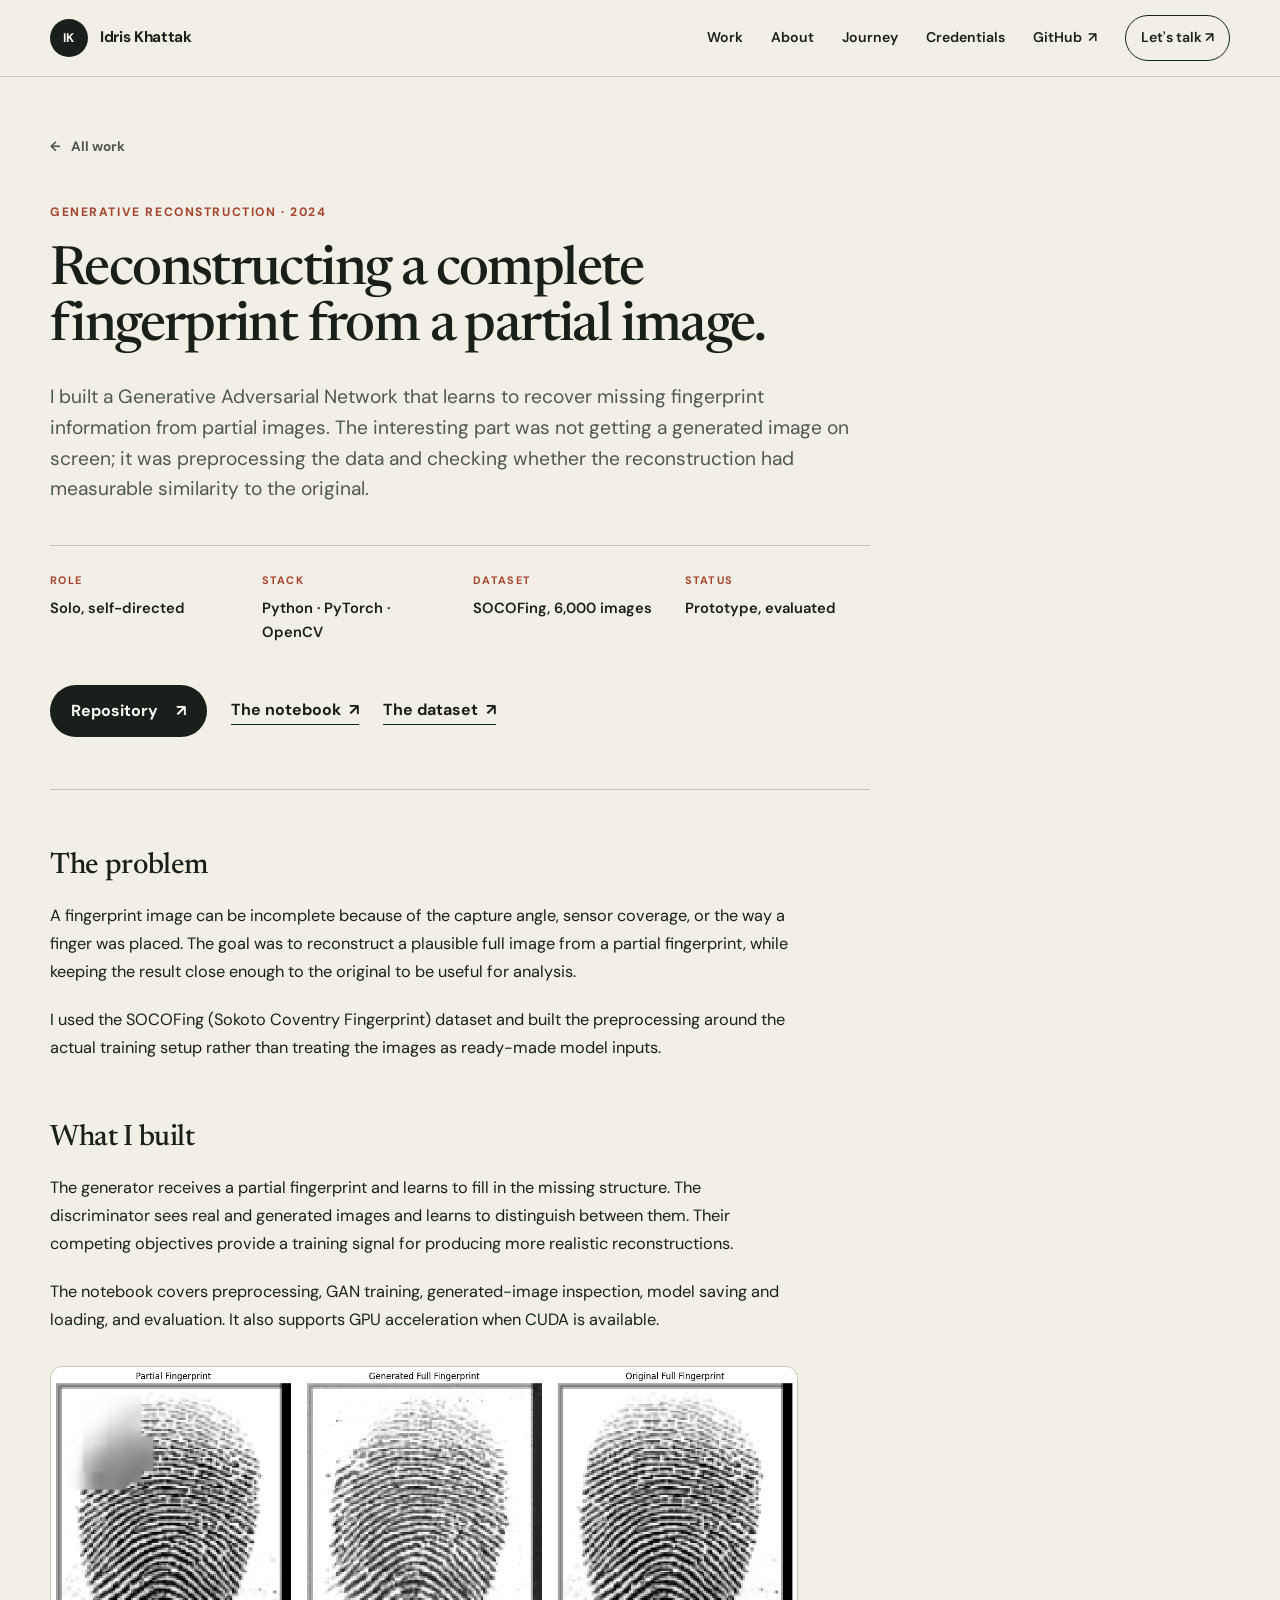
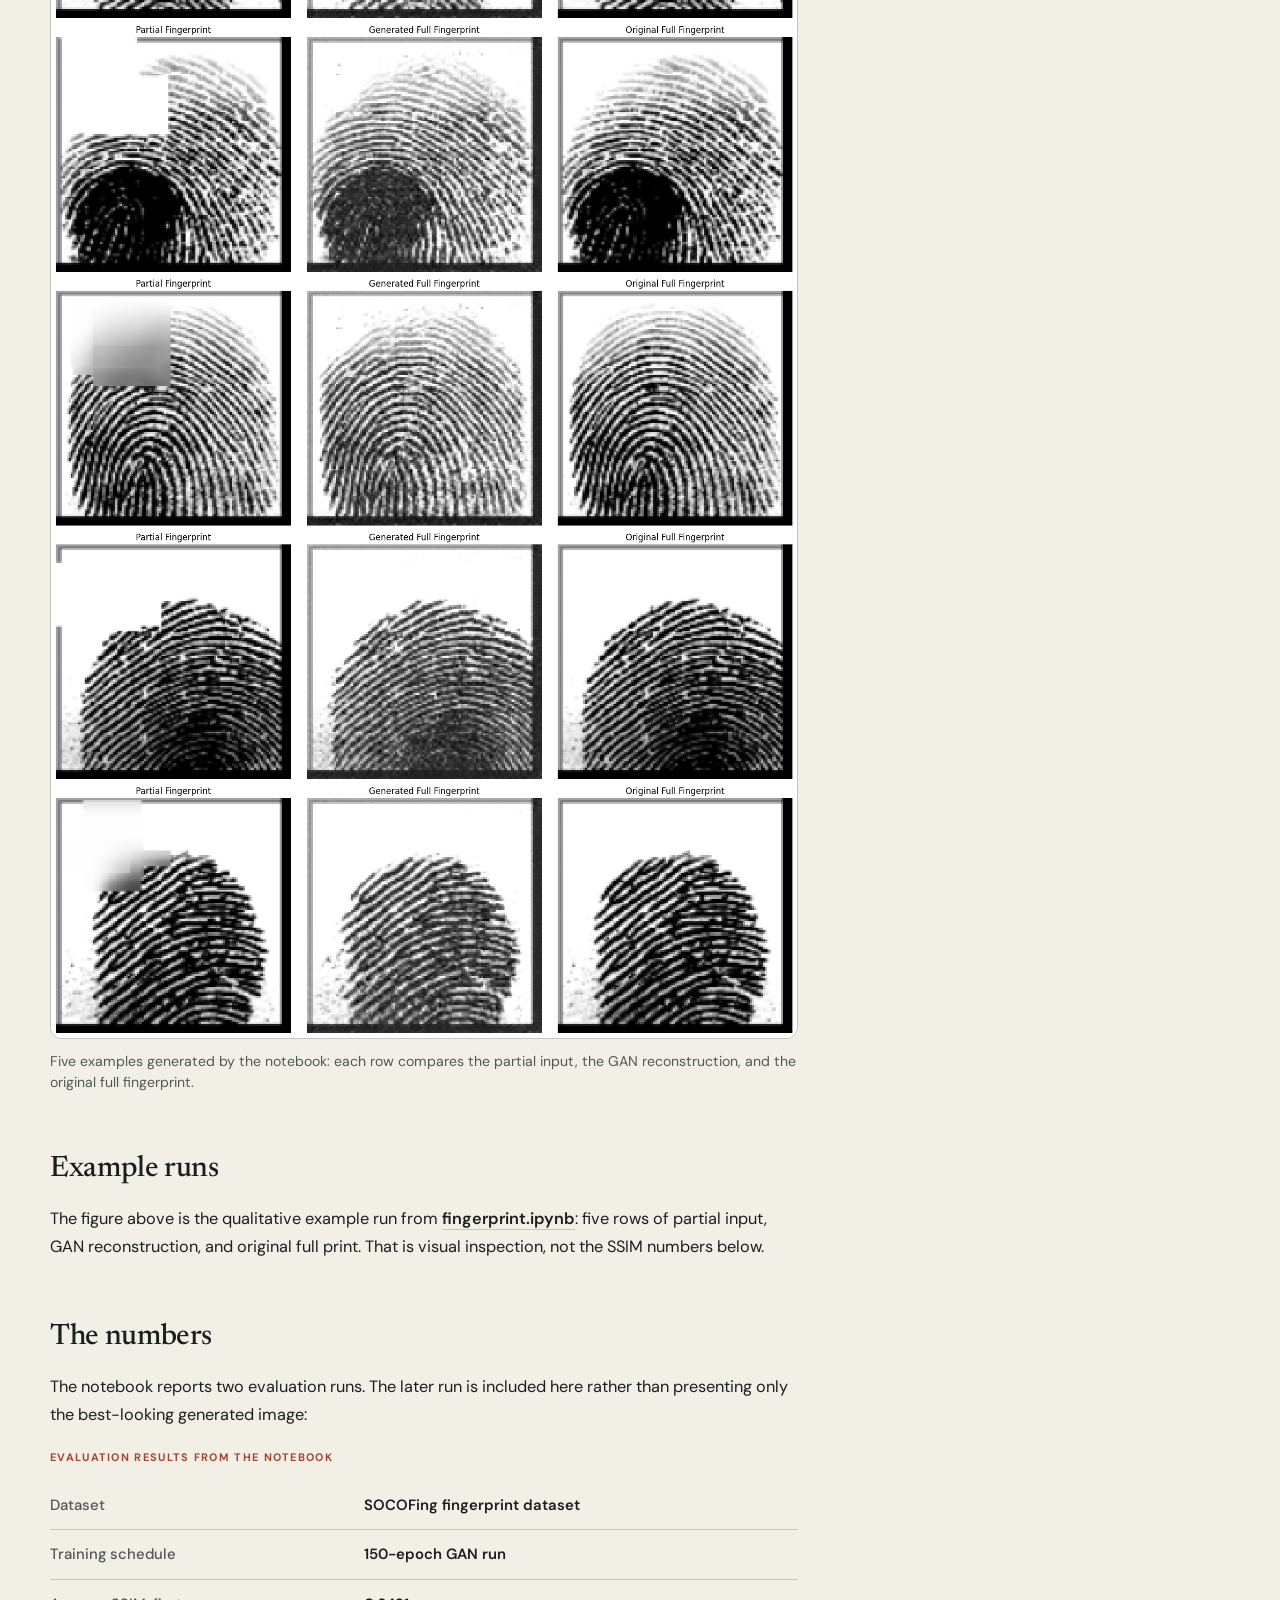
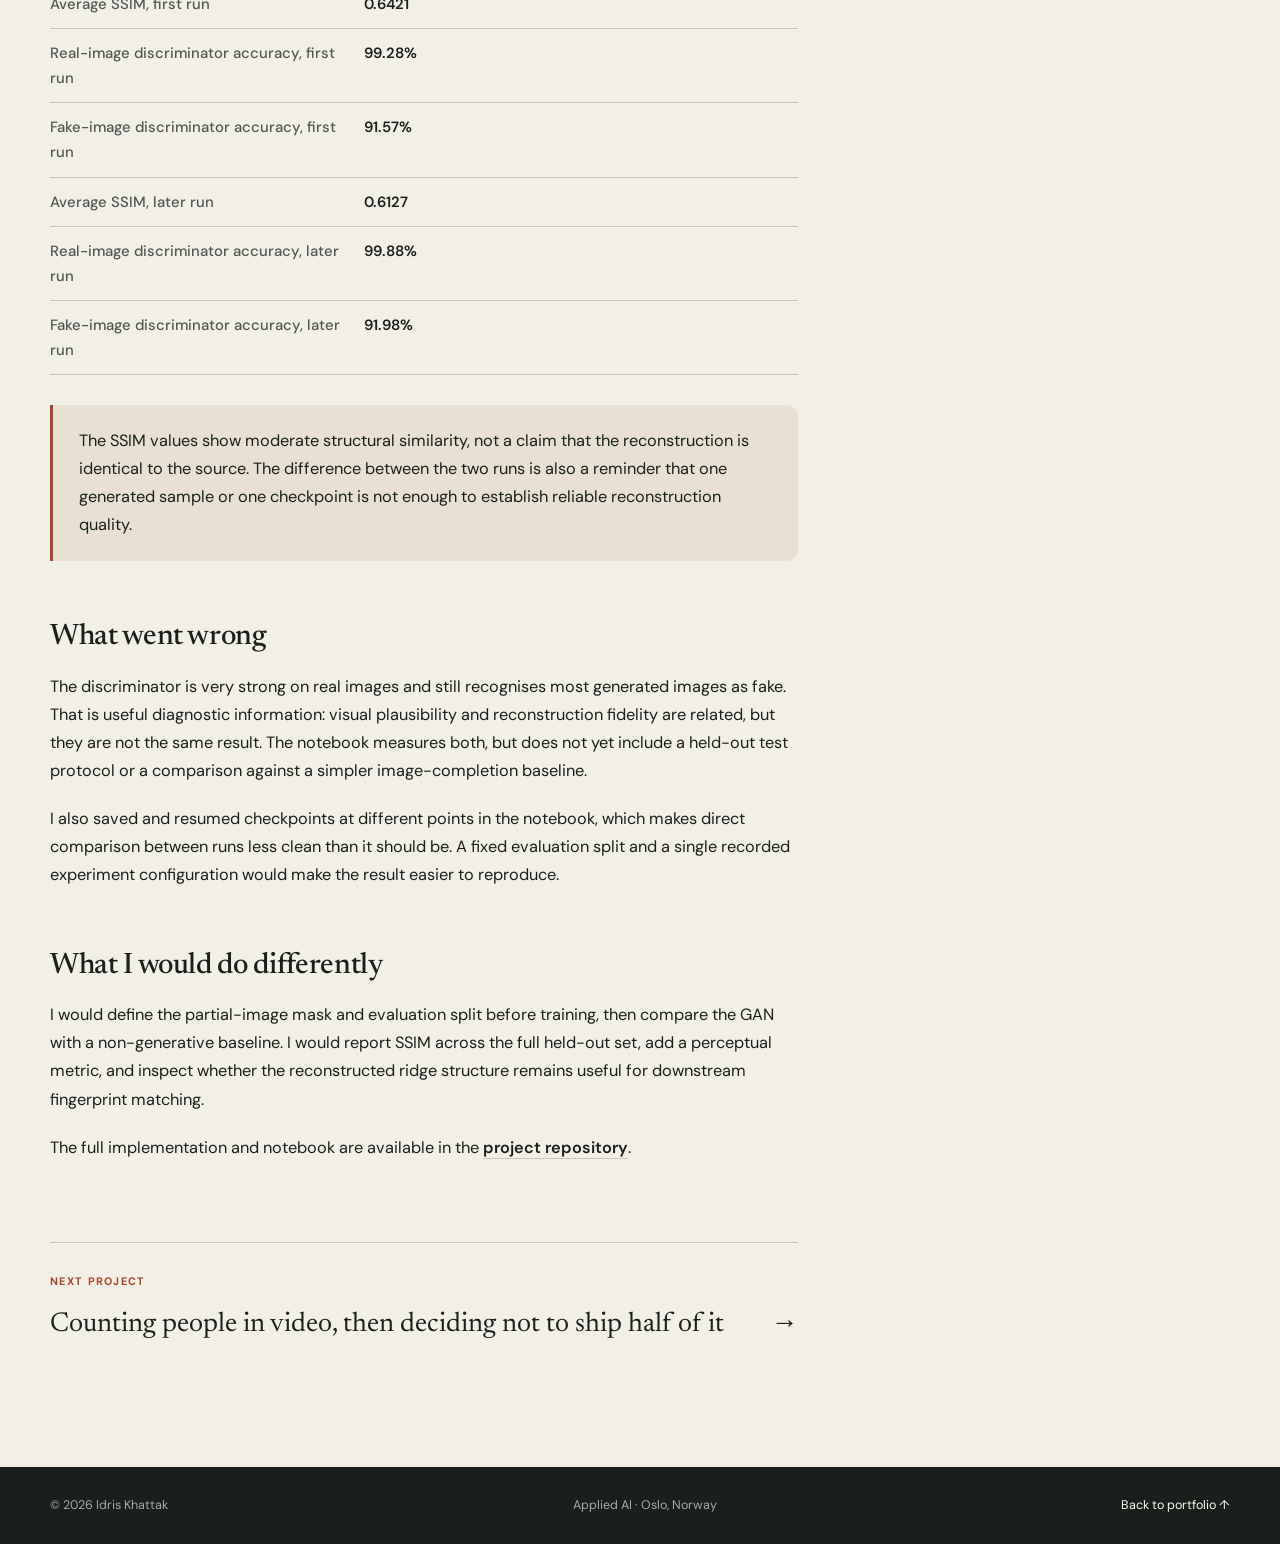
<file: projects/fingerprint-reconstruction/index.html>
<!DOCTYPE html>
<html lang="en">

<head>
  <meta charset="UTF-8">
  <meta name="viewport" content="width=device-width, initial-scale=1.0">
  <meta name="description"
    content="A GAN for reconstructing complete fingerprint images from partial inputs, evaluated with SSIM and discriminator accuracy.">
  <meta name="theme-color" content="#f2efe6">
  <meta property="og:title" content="Reconstructing a complete fingerprint · Idris Khattak">
  <meta property="og:description"
    content="A PyTorch GAN that reconstructs complete fingerprint images from partial inputs, with results measured using SSIM and discriminator accuracy.">
  <meta property="og:type" content="article">
  <meta property="og:url"
    content="https://idris.no/projects/fingerprint-reconstruction/">
  <meta property="og:image"
    content="https://idris.no/projects/fingerprint-reconstruction/og-image.png">
  <meta name="twitter:card" content="summary_large_image">
  <link rel="canonical" href="https://idris.no/projects/fingerprint-reconstruction/">
  <link rel="icon"
    href="data:image/svg+xml,%3Csvg xmlns='http://www.w3.org/2000/svg' viewBox='0 0 64 64'%3E%3Crect width='64' height='64' rx='16' fill='%2319201c'/%3E%3Ctext x='32' y='42' text-anchor='middle' font-size='28' font-family='Arial' font-weight='700' fill='%23f2efe6'%3EIK%3C/text%3E%3C/svg%3E">
  <title>Reconstructing a complete fingerprint · Idris Khattak</title>
  <link rel="preconnect" href="https://fonts.googleapis.com">
  <link rel="preconnect" href="https://fonts.gstatic.com" crossorigin>
  <link
    href="https://fonts.googleapis.com/css2?family=DM+Sans:wght@400;500;600;700&family=Newsreader:ital,opsz,wght@0,6..72,500;1,6..72,500&display=swap"
    rel="stylesheet">
  <link rel="stylesheet" href="../../style.css">
</head>

<body>
  <a class="skip-link" href="#main-content">Skip to content</a>

  <header class="site-header">
    <nav class="container nav" aria-label="Primary navigation">
      <a class="brand" href="../../index.html" aria-label="IK, Idris Khattak, home">
        <span class="brand-mark">IK</span>
        <span class="brand-name">Idris Khattak</span>
      </a>

      <button class="menu-btn" type="button" aria-label="Open navigation" aria-controls="primary-links"
        aria-expanded="false">
        <span></span><span></span>
      </button>

      <div class="nav-links" id="primary-links">
        <a href="../../index.html#work">Work</a>
        <a href="../../index.html#about">About</a>
        <a href="../../index.html#journey">Journey</a>
        <a href="../../index.html#credentials">Credentials</a>
        <a class="nav-external" href="https://github.com/idriskhattak" target="_blank" rel="noopener noreferrer">
          GitHub <span aria-hidden="true">↗</span></a>
        <a class="nav-cta" href="../../index.html#contact">Let's talk <span aria-hidden="true">↗</span></a>
      </div>
    </nav>
  </header>

  <main id="main-content" class="project-page">
    <div class="container">
      <a class="back-link" href="../../index.html#work"><span aria-hidden="true">←</span> All work</a>

      <header class="project-hero">
        <p class="section-kicker">Generative reconstruction · 2024</p>
        <h1>Reconstructing a complete fingerprint from a partial image.</h1>
        <p class="project-lead">
          I built a Generative Adversarial Network that learns to recover missing fingerprint information from partial
          images. The interesting part was not getting a generated image on screen; it was preprocessing the data and
          checking whether the reconstruction had measurable similarity to the original.
        </p>

        <dl class="fact-strip">
          <div><dt>Role</dt><dd>Solo, self-directed</dd></div>
          <div><dt>Stack</dt><dd>Python · PyTorch · OpenCV</dd></div>
          <div><dt>Dataset</dt><dd>SOCOFing, 6,000 images</dd></div>
          <div><dt>Status</dt><dd>Prototype, evaluated</dd></div>
        </dl>

        <div class="project-actions">
          <a class="btn btn-dark" href="https://github.com/idriskhattak/Full-FingerPrint-Reconsturction"
            target="_blank" rel="noopener noreferrer">Repository <span aria-hidden="true">↗</span></a>
          <a class="text-link"
            href="https://github.com/idriskhattak/Full-FingerPrint-Reconsturction/blob/main/fingerprint.ipynb"
            target="_blank" rel="noopener noreferrer">The notebook <span aria-hidden="true">↗</span></a>
          <a class="text-link" href="https://www.kaggle.com/datasets/ruizgara/socofing/data" target="_blank"
            rel="noopener noreferrer">The dataset <span aria-hidden="true">↗</span></a>
        </div>
      </header>

      <div class="prose">
        <h2>The problem</h2>
        <p>
          A fingerprint image can be incomplete because of the capture angle, sensor coverage, or the way a finger
          was placed. The goal was to reconstruct a plausible full image from a partial fingerprint, while keeping
          the result close enough to the original to be useful for analysis.
        </p>
        <p>
          I used the SOCOFing (Sokoto Coventry Fingerprint) dataset and built the preprocessing around the actual
          training setup rather than treating the images as ready-made model inputs.
        </p>

        <h2>What I built</h2>
        <p>
          The generator receives a partial fingerprint and learns to fill in the missing structure. The discriminator
          sees real and generated images and learns to distinguish between them. Their competing objectives provide a
          training signal for producing more realistic reconstructions.
        </p>
        <p>
          The notebook covers preprocessing, GAN training, generated-image inspection, model saving and loading, and
          evaluation. It also supports GPU acceleration when CUDA is available.
        </p>
        <figure class="project-figure">
          <img src="assets/reconstruction-examples.png"
            alt="Five rows comparing partial fingerprints, generated full fingerprints, and original full fingerprints">
          <figcaption>
            Five examples generated by the notebook: each row compares the partial input, the GAN reconstruction, and
            the original full fingerprint.
          </figcaption>
        </figure>

        <h2>Example runs</h2>
        <p>
          The figure above is the qualitative example run from
          <a href="https://github.com/idriskhattak/Full-FingerPrint-Reconsturction/blob/main/fingerprint.ipynb"
            target="_blank" rel="noopener noreferrer">fingerprint.ipynb</a>:
          five rows of partial input, GAN reconstruction, and original full print. That is visual inspection, not the
          SSIM numbers below.
        </p>

        <h2>The numbers</h2>
        <p>
          The notebook reports two evaluation runs. The later run is included here rather than presenting only the
          best-looking generated image:
        </p>

        <table class="results-table">
          <caption>Evaluation results from the notebook</caption>
          <tbody>
            <tr><th scope="row">Dataset</th><td>SOCOFing fingerprint dataset</td></tr>
            <tr><th scope="row">Training schedule</th><td>150-epoch GAN run</td></tr>
            <tr><th scope="row">Average SSIM, first run</th><td>0.6421</td></tr>
            <tr><th scope="row">Real-image discriminator accuracy, first run</th><td>99.28%</td></tr>
            <tr><th scope="row">Fake-image discriminator accuracy, first run</th><td>91.57%</td></tr>
            <tr><th scope="row">Average SSIM, later run</th><td>0.6127</td></tr>
            <tr><th scope="row">Real-image discriminator accuracy, later run</th><td>99.88%</td></tr>
            <tr><th scope="row">Fake-image discriminator accuracy, later run</th><td>91.98%</td></tr>
          </tbody>
        </table>

        <p class="callout">
          The SSIM values show moderate structural similarity, not a claim that the reconstruction is identical to the
          source. The difference between the two runs is also a reminder that one generated sample or one checkpoint
          is not enough to establish reliable reconstruction quality.
        </p>

        <h2>What went wrong</h2>
        <p>
          The discriminator is very strong on real images and still recognises most generated images as fake. That is
          useful diagnostic information: visual plausibility and reconstruction fidelity are related, but they are not
          the same result. The notebook measures both, but does not yet include a held-out test protocol or a
          comparison against a simpler image-completion baseline.
        </p>
        <p>
          I also saved and resumed checkpoints at different points in the notebook, which makes direct comparison
          between runs less clean than it should be. A fixed evaluation split and a single recorded experiment
          configuration would make the result easier to reproduce.
        </p>

        <h2>What I would do differently</h2>
        <p>
          I would define the partial-image mask and evaluation split before training, then compare the GAN with a
          non-generative baseline. I would report SSIM across the full held-out set, add a perceptual metric, and
          inspect whether the reconstructed ridge structure remains useful for downstream fingerprint matching.
        </p>
        <p>
          The full implementation and notebook are available in the
          <a href="https://github.com/idriskhattak/Full-FingerPrint-Reconsturction" target="_blank"
            rel="noopener noreferrer">project repository</a>.
        </p>
      </div>

      <nav class="project-next" aria-label="More work">
        <p>Next project</p>
        <a href="../people-counting/index.html">
          <span>Counting people in video, then deciding not to ship half of it</span>
          <span aria-hidden="true">→</span>
        </a>
      </nav>
    </div>
  </main>

  <footer>
    <div class="container footer-layout">
      <p>© <span id="year"></span> Idris Khattak</p>
      <p>Applied AI · Oslo, Norway</p>
      <a href="../../index.html">Back to portfolio ↑</a>
    </div>
  </footer>

  <script src="../../script.js" defer></script>
</body>

</html>
</file>
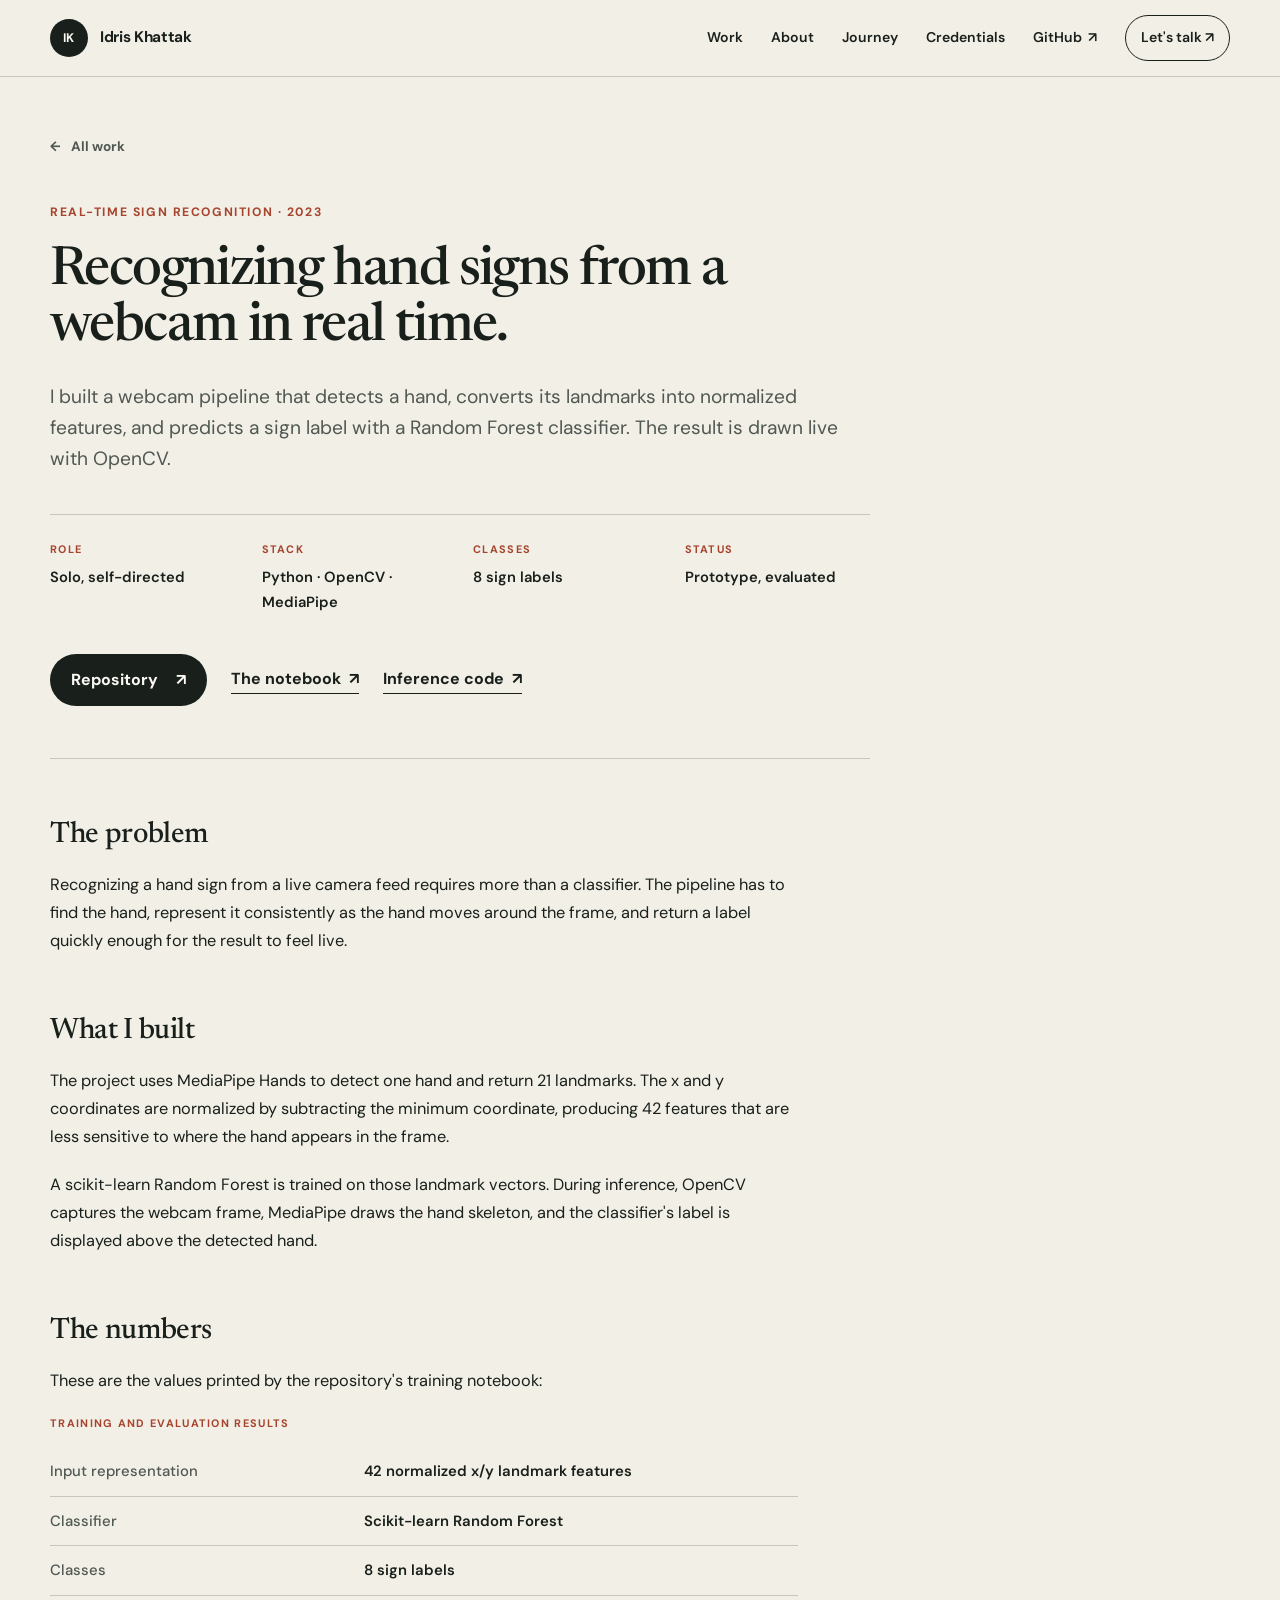
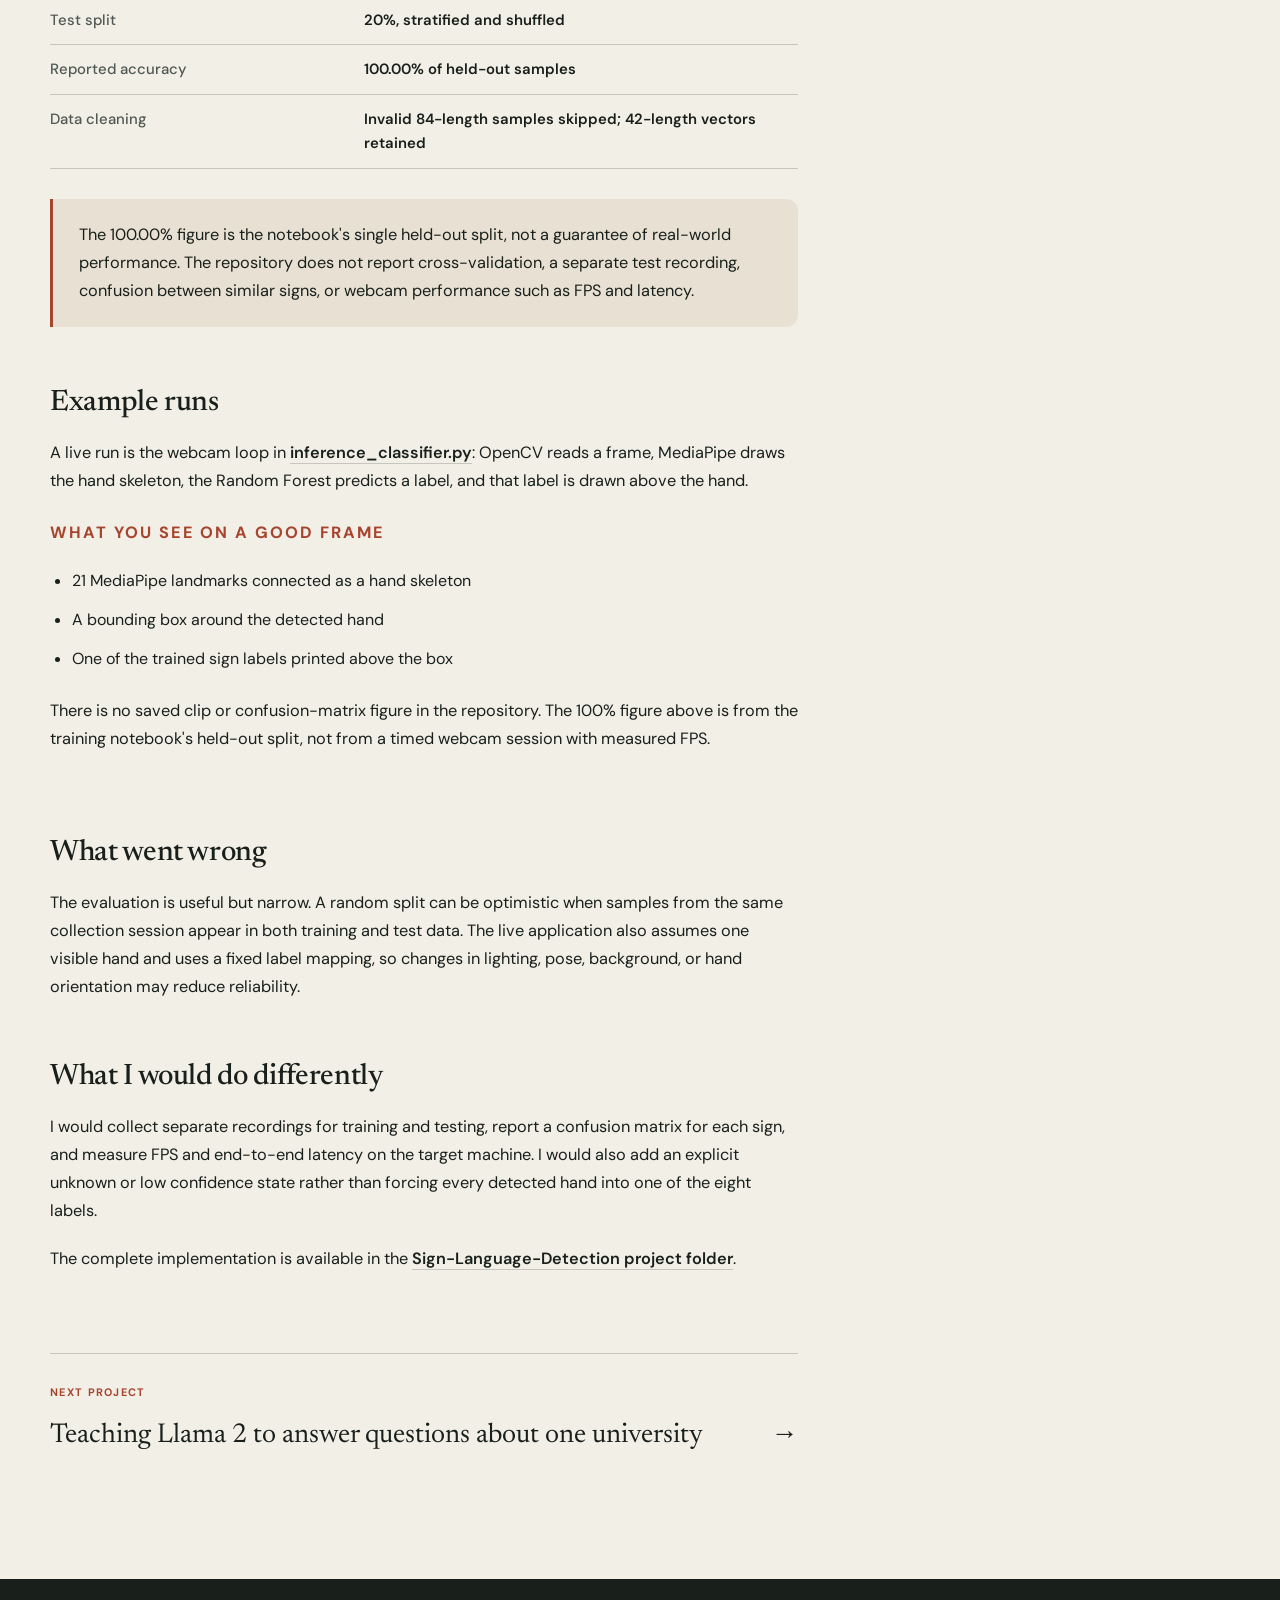
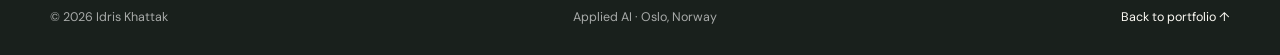
<file: projects/hand-gesture-recognition/index.html>
<!DOCTYPE html>
<html lang="en">

<head>
  <meta charset="UTF-8">
  <meta name="viewport" content="width=device-width, initial-scale=1.0">
  <meta name="description"
    content="A real-time hand-sign recognition pipeline using MediaPipe landmarks, a Random Forest classifier, and OpenCV webcam inference.">
  <meta name="theme-color" content="#f2efe6">
  <meta property="og:title" content="Real-time hand-sign recognition · Idris Khattak">
  <meta property="og:description"
    content="MediaPipe hand landmarks and a Random Forest classifier for eight webcam-recognized sign labels.">
  <meta property="og:type" content="article">
  <meta property="og:url"
    content="https://idris.no/projects/hand-gesture-recognition/">
  <meta property="og:image"
    content="https://idris.no/projects/hand-gesture-recognition/og-image.png">
  <meta name="twitter:card" content="summary_large_image">
  <link rel="canonical" href="https://idris.no/projects/hand-gesture-recognition/">
  <link rel="icon"
    href="data:image/svg+xml,%3Csvg xmlns='http://www.w3.org/2000/svg' viewBox='0 0 64 64'%3E%3Crect width='64' height='64' rx='16' fill='%2319201c'/%3E%3Ctext x='32' y='42' text-anchor='middle' font-size='28' font-family='Arial' font-weight='700' fill='%23f2efe6'%3EIK%3C/text%3E%3C/svg%3E">
  <title>Real-time hand-sign recognition · Idris Khattak</title>
  <link rel="preconnect" href="https://fonts.googleapis.com">
  <link rel="preconnect" href="https://fonts.gstatic.com" crossorigin>
  <link
    href="https://fonts.googleapis.com/css2?family=DM+Sans:wght@400;500;600;700&family=Newsreader:ital,opsz,wght@0,6..72,500;1,6..72,500&display=swap"
    rel="stylesheet">
  <link rel="stylesheet" href="../../style.css">
</head>

<body>
  <a class="skip-link" href="#main-content">Skip to content</a>

  <header class="site-header">
    <nav class="container nav" aria-label="Primary navigation">
      <a class="brand" href="../../index.html" aria-label="IK, Idris Khattak, home">
        <span class="brand-mark">IK</span>
        <span class="brand-name">Idris Khattak</span>
      </a>

      <button class="menu-btn" type="button" aria-label="Open navigation" aria-controls="primary-links"
        aria-expanded="false">
        <span></span><span></span>
      </button>

      <div class="nav-links" id="primary-links">
        <a href="../../index.html#work">Work</a>
        <a href="../../index.html#about">About</a>
        <a href="../../index.html#journey">Journey</a>
        <a href="../../index.html#credentials">Credentials</a>
        <a class="nav-external" href="https://github.com/idriskhattak" target="_blank" rel="noopener noreferrer">
          GitHub <span aria-hidden="true">↗</span></a>
        <a class="nav-cta" href="../../index.html#contact">Let's talk <span aria-hidden="true">↗</span></a>
      </div>
    </nav>
  </header>

  <main id="main-content" class="project-page">
    <div class="container">
      <a class="back-link" href="../../index.html#work"><span aria-hidden="true">←</span> All work</a>

      <header class="project-hero">
        <p class="section-kicker">Real-time sign recognition · 2023</p>
        <h1>Recognizing hand signs from a webcam in real time.</h1>
        <p class="project-lead">
          I built a webcam pipeline that detects a hand, converts its landmarks into normalized features, and predicts
          a sign label with a Random Forest classifier. The result is drawn live with OpenCV.
        </p>

        <dl class="fact-strip">
          <div><dt>Role</dt><dd>Solo, self-directed</dd></div>
          <div><dt>Stack</dt><dd>Python · OpenCV · MediaPipe</dd></div>
          <div><dt>Classes</dt><dd>8 sign labels</dd></div>
          <div><dt>Status</dt><dd>Prototype, evaluated</dd></div>
        </dl>

        <div class="project-actions">
          <a class="btn btn-dark" href="https://github.com/idriskhattak/Hand-Gesture-Recognition" target="_blank"
            rel="noopener noreferrer">Repository <span aria-hidden="true">↗</span></a>
          <a class="text-link"
            href="https://github.com/idriskhattak/Hand-Gesture-Recognition/blob/main/Sign-Language-Detection/Main.ipynb"
            target="_blank" rel="noopener noreferrer">The notebook <span aria-hidden="true">↗</span></a>
          <a class="text-link"
            href="https://github.com/idriskhattak/Hand-Gesture-Recognition/blob/main/Sign-Language-Detection/inference_classifier.py"
            target="_blank" rel="noopener noreferrer">Inference code <span aria-hidden="true">↗</span></a>
        </div>
      </header>

      <div class="prose">
        <h2>The problem</h2>
        <p>
          Recognizing a hand sign from a live camera feed requires more than a classifier. The pipeline has to find
          the hand, represent it consistently as the hand moves around the frame, and return a label quickly enough
          for the result to feel live.
        </p>

        <h2>What I built</h2>
        <p>
          The project uses MediaPipe Hands to detect one hand and return 21 landmarks. The x and y coordinates are
          normalized by subtracting the minimum coordinate, producing 42 features that are less sensitive to where the
          hand appears in the frame.
        </p>
        <p>
          A scikit-learn Random Forest is trained on those landmark vectors. During inference, OpenCV captures the
          webcam frame, MediaPipe draws the hand skeleton, and the classifier's label is displayed above the detected
          hand.
        </p>

        <h2>The numbers</h2>
        <p>
          These are the values printed by the repository's training notebook:
        </p>

        <table class="results-table">
          <caption>Training and evaluation results</caption>
          <tbody>
            <tr><th scope="row">Input representation</th><td>42 normalized x/y landmark features</td></tr>
            <tr><th scope="row">Classifier</th><td>Scikit-learn Random Forest</td></tr>
            <tr><th scope="row">Classes</th><td>8 sign labels</td></tr>
            <tr><th scope="row">Test split</th><td>20%, stratified and shuffled</td></tr>
            <tr><th scope="row">Reported accuracy</th><td>100.00% of held-out samples</td></tr>
            <tr><th scope="row">Data cleaning</th><td>Invalid 84-length samples skipped; 42-length vectors retained</td></tr>
          </tbody>
        </table>

        <p class="callout">
          The 100.00% figure is the notebook's single held-out split, not a guarantee of real-world performance. The
          repository does not report cross-validation, a separate test recording, confusion between similar signs, or
          webcam performance such as FPS and latency.
        </p>

        <h2>Example runs</h2>
        <p>
          A live run is the webcam loop in
          <a href="https://github.com/idriskhattak/Hand-Gesture-Recognition/blob/main/Sign-Language-Detection/inference_classifier.py"
            target="_blank" rel="noopener noreferrer">inference_classifier.py</a>:
          OpenCV reads a frame, MediaPipe draws the hand skeleton, the Random Forest predicts a label, and that label
          is drawn above the hand.
        </p>
        <article class="example-run">
          <p class="example-kicker">What you see on a good frame</p>
          <ul class="step-list">
            <li>21 MediaPipe landmarks connected as a hand skeleton</li>
            <li>A bounding box around the detected hand</li>
            <li>One of the trained sign labels printed above the box</li>
          </ul>
          <p>
            There is no saved clip or confusion-matrix figure in the repository. The 100% figure above is from the
            training notebook's held-out split, not from a timed webcam session with measured FPS.
          </p>
        </article>

        <h2>What went wrong</h2>
        <p>
          The evaluation is useful but narrow. A random split can be optimistic when samples from the same collection
          session appear in both training and test data. The live application also assumes one visible hand and uses
          a fixed label mapping, so changes in lighting, pose, background, or hand orientation may reduce reliability.
        </p>

        <h2>What I would do differently</h2>
        <p>
          I would collect separate recordings for training and testing, report a confusion matrix for each sign, and
          measure FPS and end-to-end latency on the target machine. I would also add an explicit unknown or low
          confidence state rather than forcing every detected hand into one of the eight labels.
        </p>
        <p>
          The complete implementation is available in the
          <a href="https://github.com/idriskhattak/Hand-Gesture-Recognition/tree/main/Sign-Language-Detection"
            target="_blank" rel="noopener noreferrer">Sign-Language-Detection project folder</a>.
        </p>
      </div>

      <nav class="project-next" aria-label="More work">
        <p>Next project</p>
        <a href="../awkum-assistant/index.html">
          <span>Teaching Llama 2 to answer questions about one university</span>
          <span aria-hidden="true">→</span>
        </a>
      </nav>
    </div>
  </main>

  <footer>
    <div class="container footer-layout">
      <p>© <span id="year"></span> Idris Khattak</p>
      <p>Applied AI · Oslo, Norway</p>
      <a href="../../index.html">Back to portfolio ↑</a>
    </div>
  </footer>

  <script src="../../script.js" defer></script>
</body>

</html>
</file>
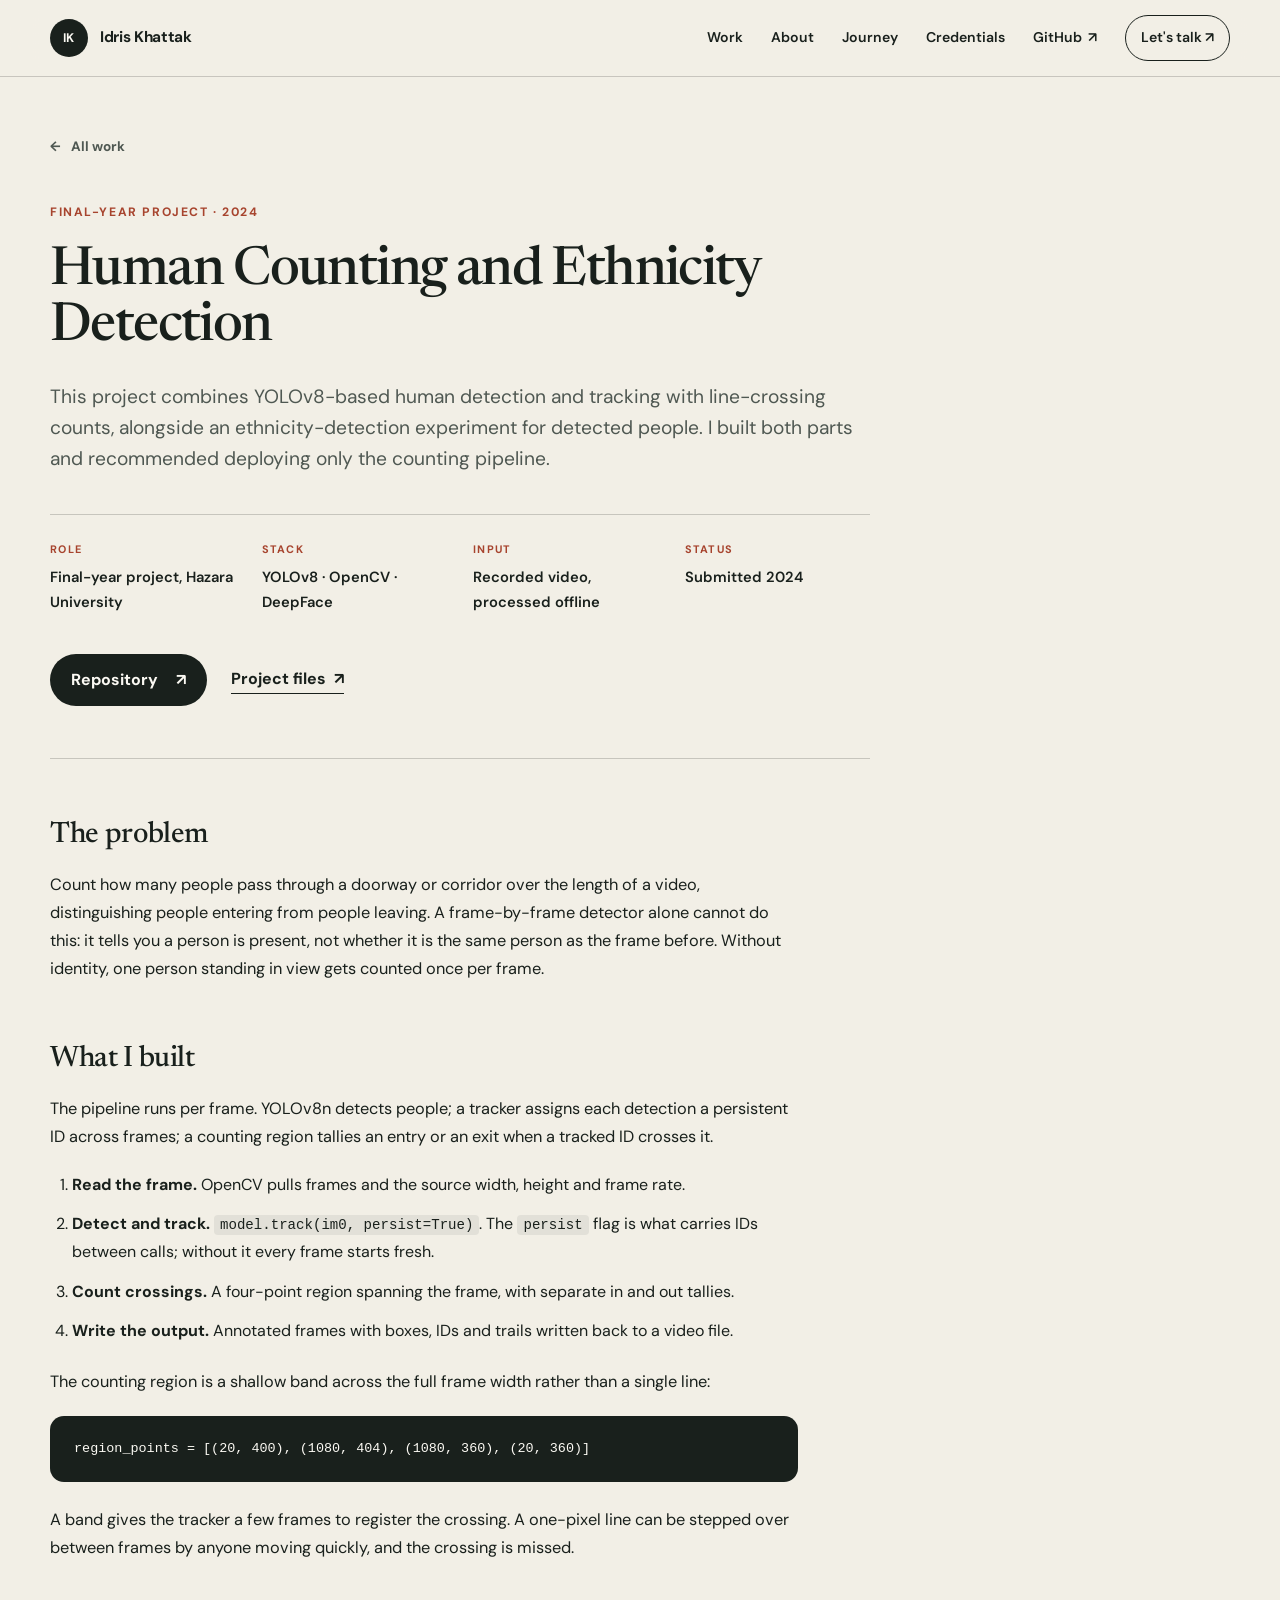
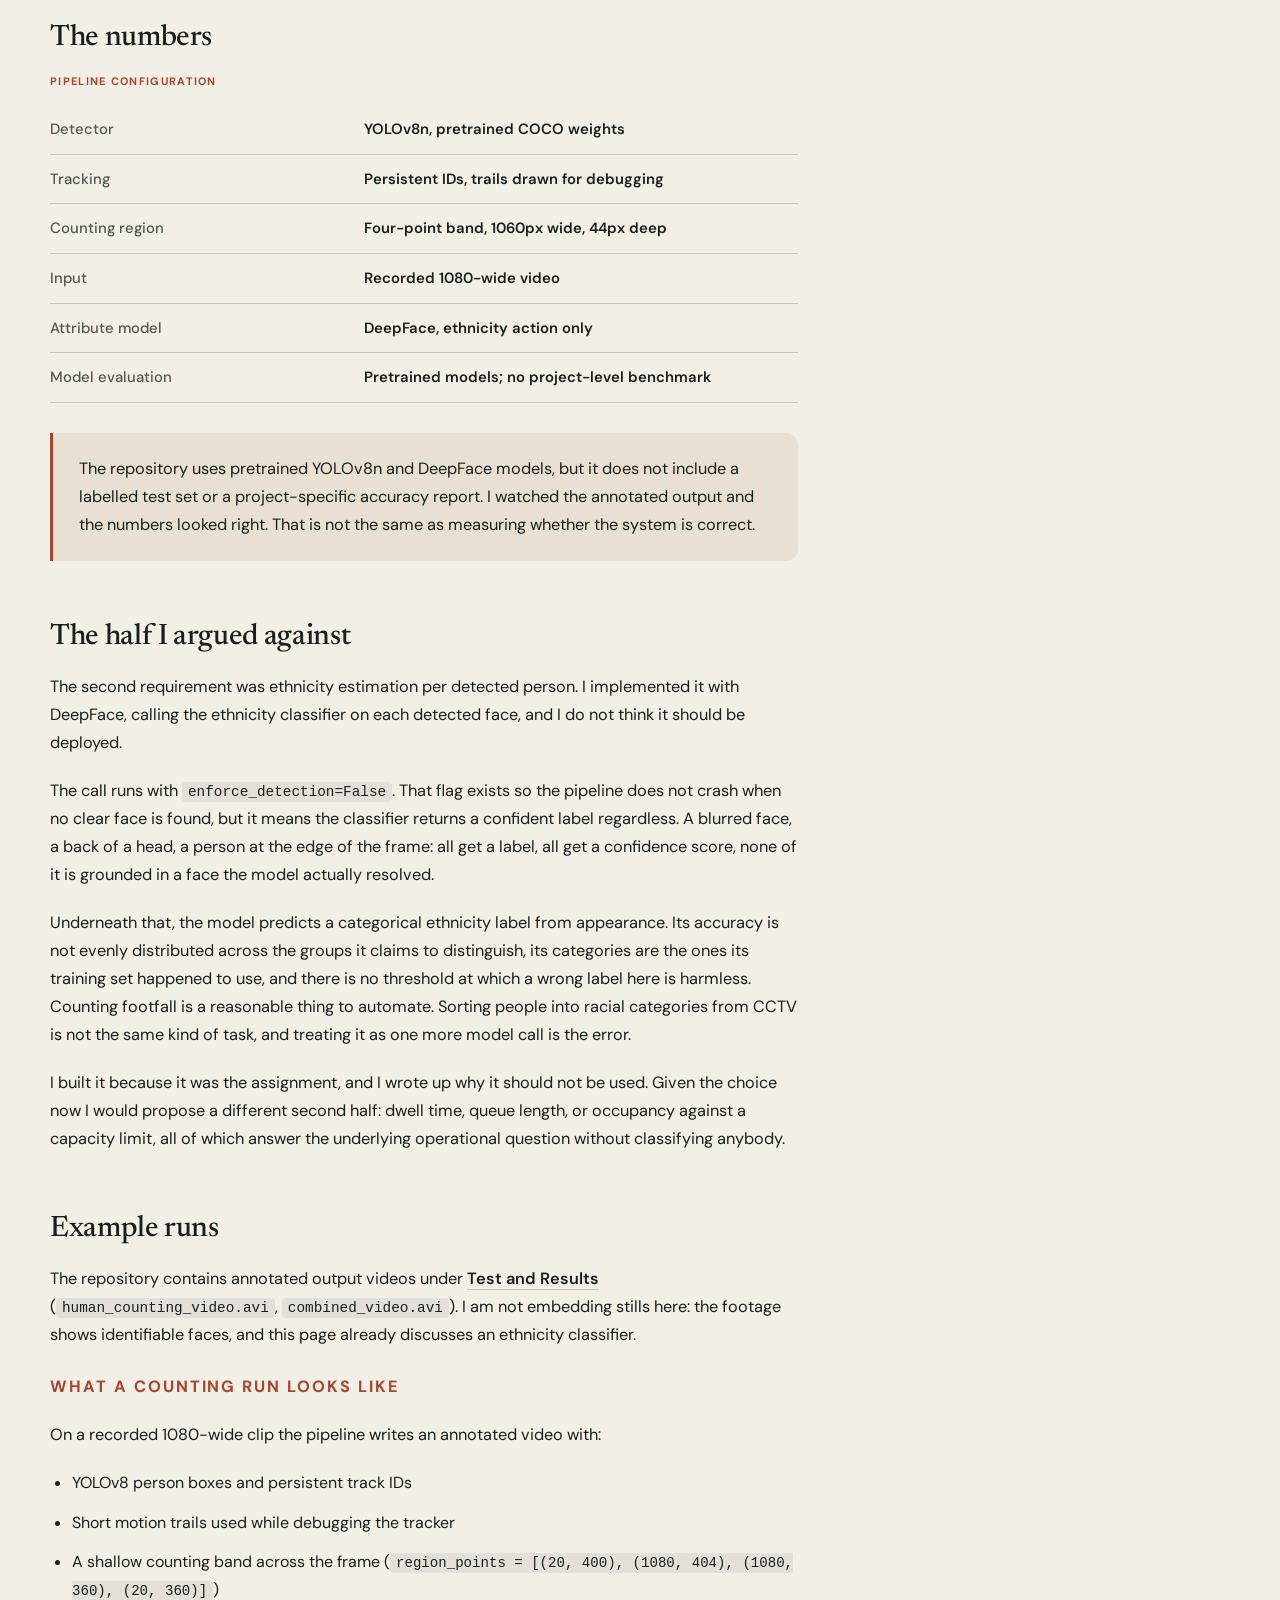
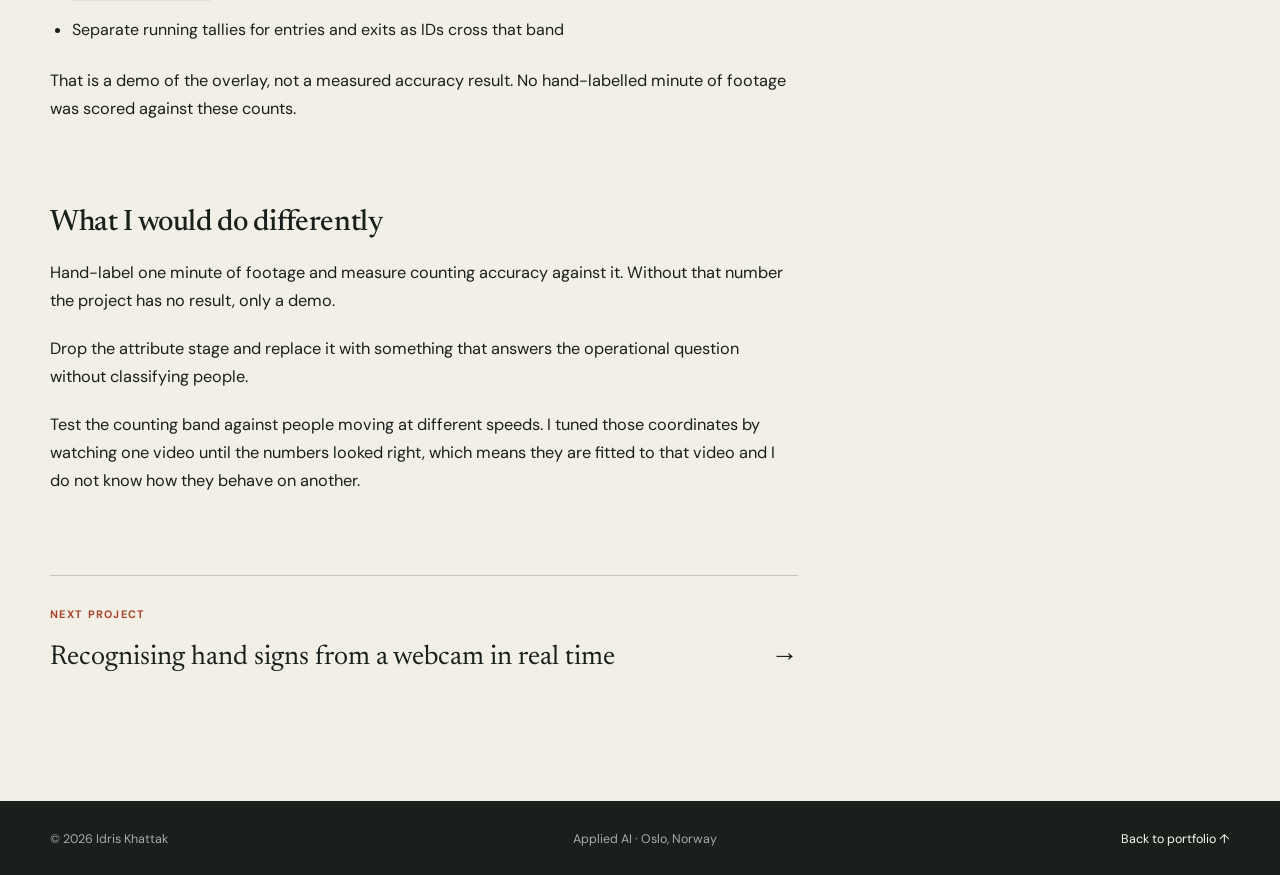
<file: projects/people-counting/index.html>
<!DOCTYPE html>
<html lang="en">

<head>
  <meta charset="UTF-8">
  <meta name="viewport" content="width=device-width, initial-scale=1.0">
  <meta name="description"
    content="Human Counting and Ethnicity Detection: a YOLOv8 video pipeline for tracking people and counting crossings, with a critical review of the ethnicity-detection component.">
  <meta name="theme-color" content="#f2efe6">
  <meta property="og:title" content="Human Counting and Ethnicity Detection · Idris Khattak">
  <meta property="og:description"
    content="YOLOv8 tracking and line-crossing counts, plus an ethnicity-detection experiment I recommended against deploying.">
  <meta property="og:type" content="article">
  <meta property="og:url"
    content="https://idris.no/projects/people-counting/">
  <meta property="og:image"
    content="https://idris.no/projects/people-counting/og-image.png">
  <meta name="twitter:card" content="summary_large_image">
  <link rel="canonical" href="https://idris.no/projects/people-counting/">
  <link rel="icon"
    href="data:image/svg+xml,%3Csvg xmlns='http://www.w3.org/2000/svg' viewBox='0 0 64 64'%3E%3Crect width='64' height='64' rx='16' fill='%2319201c'/%3E%3Ctext x='32' y='42' text-anchor='middle' font-size='28' font-family='Arial' font-weight='700' fill='%23f2efe6'%3EIK%3C/text%3E%3C/svg%3E">
  <title>Human Counting and Ethnicity Detection · Idris Khattak</title>
  <link rel="preconnect" href="https://fonts.googleapis.com">
  <link rel="preconnect" href="https://fonts.gstatic.com" crossorigin>
  <link
    href="https://fonts.googleapis.com/css2?family=DM+Sans:wght@400;500;600;700&family=Newsreader:ital,opsz,wght@0,6..72,500;1,6..72,500&display=swap"
    rel="stylesheet">
  <link rel="stylesheet" href="../../style.css">
</head>

<body>
  <a class="skip-link" href="#main-content">Skip to content</a>

  <header class="site-header">
    <nav class="container nav" aria-label="Primary navigation">
      <a class="brand" href="../../index.html" aria-label="IK, Idris Khattak, home">
        <span class="brand-mark">IK</span>
        <span class="brand-name">Idris Khattak</span>
      </a>

      <button class="menu-btn" type="button" aria-label="Open navigation" aria-controls="primary-links"
        aria-expanded="false">
        <span></span><span></span>
      </button>

      <div class="nav-links" id="primary-links">
        <a href="../../index.html#work">Work</a>
        <a href="../../index.html#about">About</a>
        <a href="../../index.html#journey">Journey</a>
        <a href="../../index.html#credentials">Credentials</a>
        <a class="nav-external" href="https://github.com/idriskhattak" target="_blank" rel="noopener noreferrer">
          GitHub <span aria-hidden="true">↗</span></a>
        <a class="nav-cta" href="../../index.html#contact">Let's talk <span aria-hidden="true">↗</span></a>
      </div>
    </nav>
  </header>

  <main id="main-content" class="project-page">
    <div class="container">
      <a class="back-link" href="../../index.html#work"><span aria-hidden="true">←</span> All work</a>

      <header class="project-hero">
        <p class="section-kicker">Final-year project · 2024</p>
        <h1>Human Counting and Ethnicity Detection</h1>
        <p class="project-lead">
          This project combines YOLOv8-based human detection and tracking with line-crossing counts, alongside an
          ethnicity-detection experiment for detected people. I built both parts and recommended deploying only the
          counting pipeline.
        </p>

        <dl class="fact-strip">
          <div><dt>Role</dt><dd>Final-year project, Hazara University</dd></div>
          <div><dt>Stack</dt><dd>YOLOv8 · OpenCV · DeepFace</dd></div>
          <div><dt>Input</dt><dd>Recorded video, processed offline</dd></div>
          <div><dt>Status</dt><dd>Submitted 2024</dd></div>
        </dl>

        <div class="project-actions">
          <a class="btn btn-dark" href="https://github.com/idriskhattak/Human-Counting" target="_blank"
            rel="noopener noreferrer">Repository <span aria-hidden="true">↗</span></a>
          <a class="text-link"
            href="https://github.com/idriskhattak/Human-Counting/tree/main/Human-Counting-and-Ethnicity" target="_blank"
            rel="noopener noreferrer">Project files <span aria-hidden="true">↗</span></a>
        </div>
      </header>

      <div class="prose">
        <h2>The problem</h2>
        <p>
          Count how many people pass through a doorway or corridor over the length of a video, distinguishing people
          entering from people leaving. A frame-by-frame detector alone cannot do this: it tells you a person is
          present, not whether it is the same person as the frame before. Without identity, one person standing in
          view gets counted once per frame.
        </p>

        <h2>What I built</h2>
        <p>
          The pipeline runs per frame. YOLOv8n detects people; a tracker assigns each detection a persistent ID
          across frames; a counting region tallies an entry or an exit when a tracked ID crosses it.
        </p>

        <ol class="step-list">
          <li><strong>Read the frame.</strong> OpenCV pulls frames and the source width, height and frame rate.</li>
          <li><strong>Detect and track.</strong> <code>model.track(im0, persist=True)</code>. The
            <code>persist</code> flag is what carries IDs between calls; without it every frame starts fresh.</li>
          <li><strong>Count crossings.</strong> A four-point region spanning the frame, with separate in and out
            tallies.</li>
          <li><strong>Write the output.</strong> Annotated frames with boxes, IDs and trails written back to a video
            file.</li>
        </ol>

        <p>The counting region is a shallow band across the full frame width rather than a single line:</p>

        <pre class="code-block"><code>region_points = [(20, 400), (1080, 404), (1080, 360), (20, 360)]</code></pre>

        <p>
          A band gives the tracker a few frames to register the crossing. A one-pixel line can be stepped over
          between frames by anyone moving quickly, and the crossing is missed.
        </p>

        <h2>The numbers</h2>
        <table class="results-table">
          <caption>Pipeline configuration</caption>
          <tbody>
            <tr><th scope="row">Detector</th><td>YOLOv8n, pretrained COCO weights</td></tr>
            <tr><th scope="row">Tracking</th><td>Persistent IDs, trails drawn for debugging</td></tr>
            <tr><th scope="row">Counting region</th><td>Four-point band, 1060px wide, 44px deep</td></tr>
            <tr><th scope="row">Input</th><td>Recorded 1080-wide video</td></tr>
            <tr><th scope="row">Attribute model</th><td>DeepFace, ethnicity action only</td></tr>
            <tr><th scope="row">Model evaluation</th><td>Pretrained models; no project-level benchmark</td></tr>
          </tbody>
        </table>

        <p class="callout">
          The repository uses pretrained YOLOv8n and DeepFace models, but it does not include a labelled test set or
          a project-specific accuracy report. I watched the annotated output and the numbers looked right. That is
          not the same as measuring whether the system is correct.
        </p>

        <h2>The half I argued against</h2>
        <p>
          The second requirement was ethnicity estimation per detected person. I implemented it with DeepFace,
          calling the ethnicity classifier on each detected face, and I do not think it should be deployed.
        </p>
        <p>
          The call runs with <code>enforce_detection=False</code>. That flag exists so the pipeline does not crash
          when no clear face is found, but it means the classifier returns a confident label regardless. A blurred
          face, a back of a head, a person at the edge of the frame: all get a label, all get a confidence score,
          none of it is grounded in a face the model actually resolved.
        </p>
        <p>
          Underneath that, the model predicts a categorical ethnicity label from appearance. Its accuracy is not evenly
          distributed across the groups it claims to distinguish, its categories are the ones its training set
          happened to use, and there is no threshold at which a wrong label here is harmless. Counting footfall is a
          reasonable thing to automate. Sorting people into racial categories from CCTV is not the same kind of task,
          and treating it as one more model call is the error.
        </p>
        <p>
          I built it because it was the assignment, and I wrote up why it should not be used. Given the choice now I
          would propose a different second half: dwell time, queue length, or occupancy against a capacity limit, all
          of which answer the underlying operational question without classifying anybody.
        </p>

        <h2>Example runs</h2>
        <p>
          The repository contains annotated output videos under
          <a href="https://github.com/idriskhattak/Human-Counting/tree/main/Human-Counting-and-Ethnicity/Test%20and%20Results"
            target="_blank" rel="noopener noreferrer">Test and Results</a>
          (<code>human_counting_video.avi</code>, <code>combined_video.avi</code>). I am not embedding stills here:
          the footage shows identifiable faces, and this page already discusses an ethnicity classifier.
        </p>

        <article class="example-run">
          <p class="example-kicker">What a counting run looks like</p>
          <p>On a recorded 1080-wide clip the pipeline writes an annotated video with:</p>
          <ul class="step-list">
            <li>YOLOv8 person boxes and persistent track IDs</li>
            <li>Short motion trails used while debugging the tracker</li>
            <li>A shallow counting band across the frame (<code>region_points = [(20, 400), (1080, 404), (1080, 360), (20, 360)]</code>)</li>
            <li>Separate running tallies for entries and exits as IDs cross that band</li>
          </ul>
          <p>
            That is a demo of the overlay, not a measured accuracy result. No hand-labelled minute of footage was
            scored against these counts.
          </p>
        </article>

        <h2>What I would do differently</h2>
        <p>
          Hand-label one minute of footage and measure counting accuracy against it. Without that number the project
          has no result, only a demo.
        </p>
        <p>
          Drop the attribute stage and replace it with something that answers the operational question without
          classifying people.
        </p>
        <p>
          Test the counting band against people moving at different speeds. I tuned those coordinates by watching one
          video until the numbers looked right, which means they are fitted to that video and I do not know how they
          behave on another.
        </p>
      </div>

      <nav class="project-next" aria-label="More work">
        <p>Next project</p>
        <a href="../hand-gesture-recognition/index.html">
          <span>Recognising hand signs from a webcam in real time</span>
          <span aria-hidden="true">→</span>
        </a>
      </nav>
    </div>
  </main>

  <footer>
    <div class="container footer-layout">
      <p>© <span id="year"></span> Idris Khattak</p>
      <p>Applied AI · Oslo, Norway</p>
      <a href="../../index.html">Back to portfolio ↑</a>
    </div>
  </footer>

  <script src="../../script.js" defer></script>
</body>

</html>
</file>
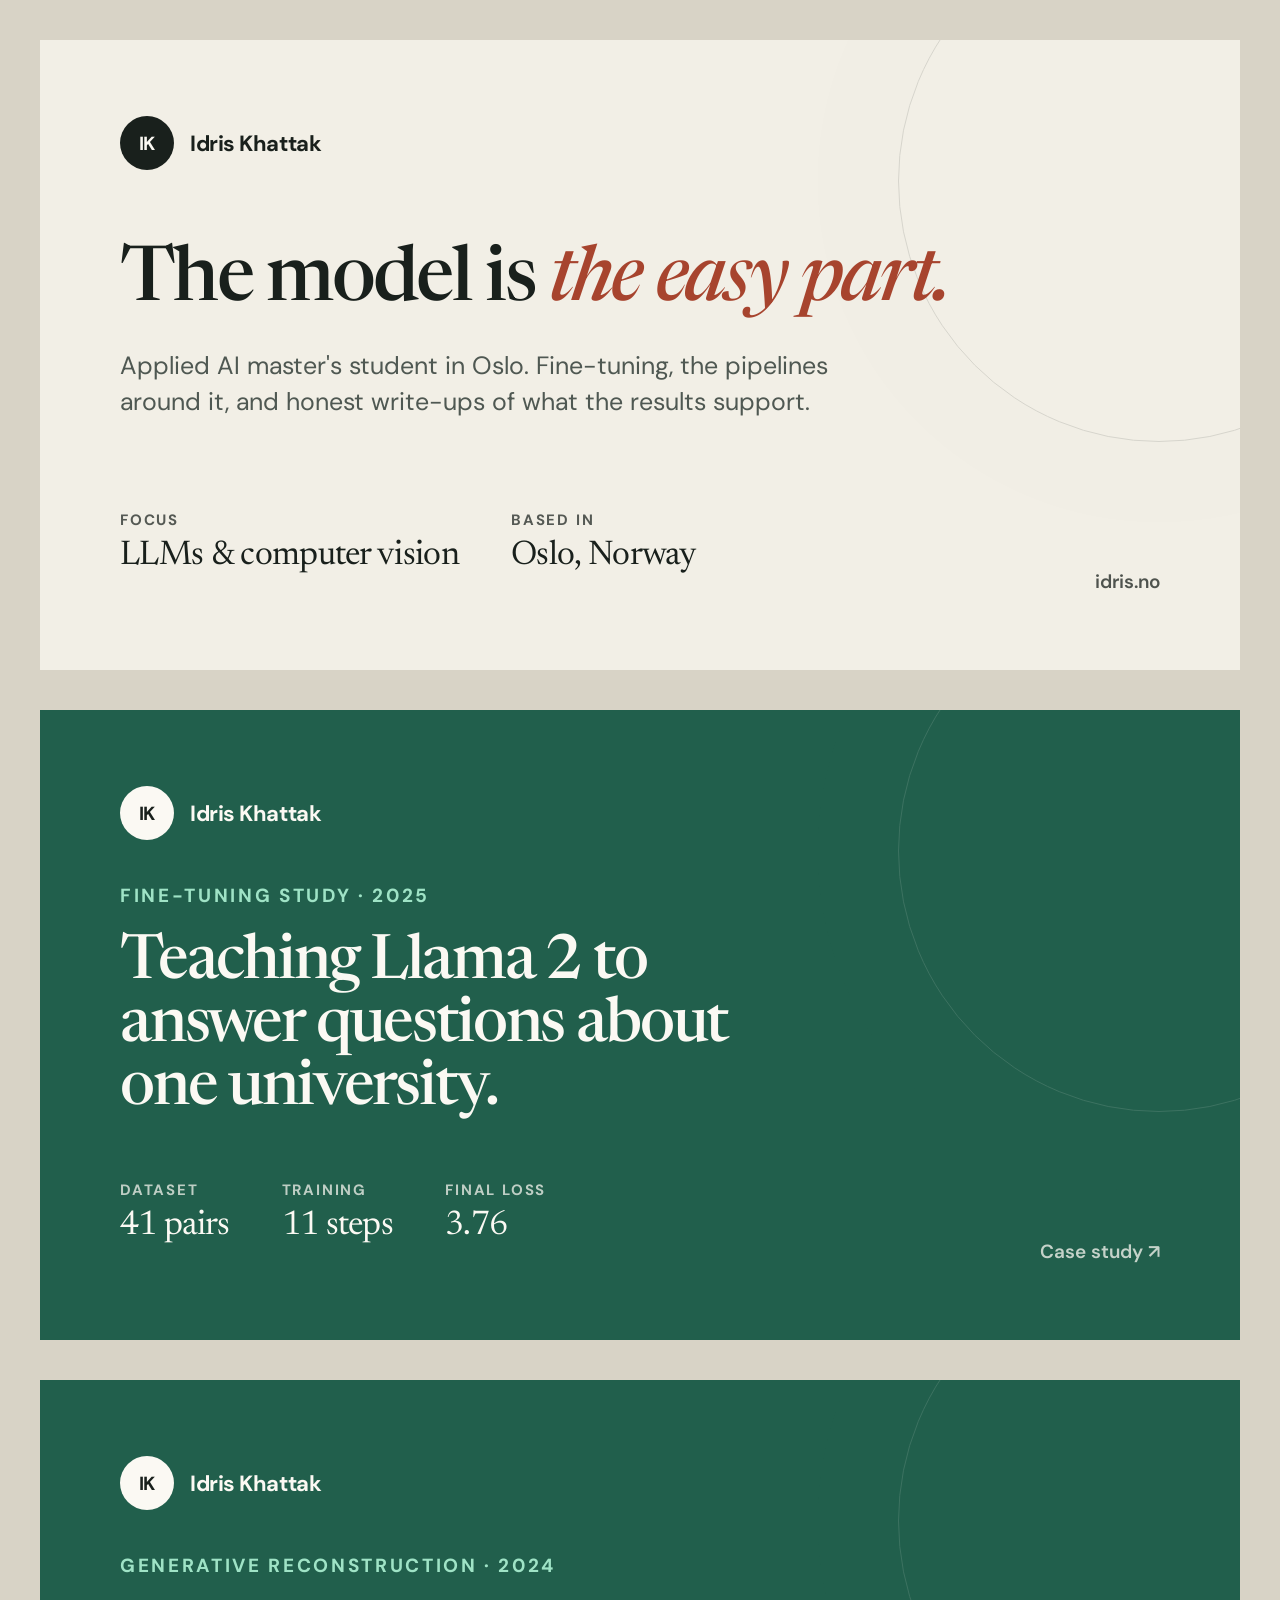
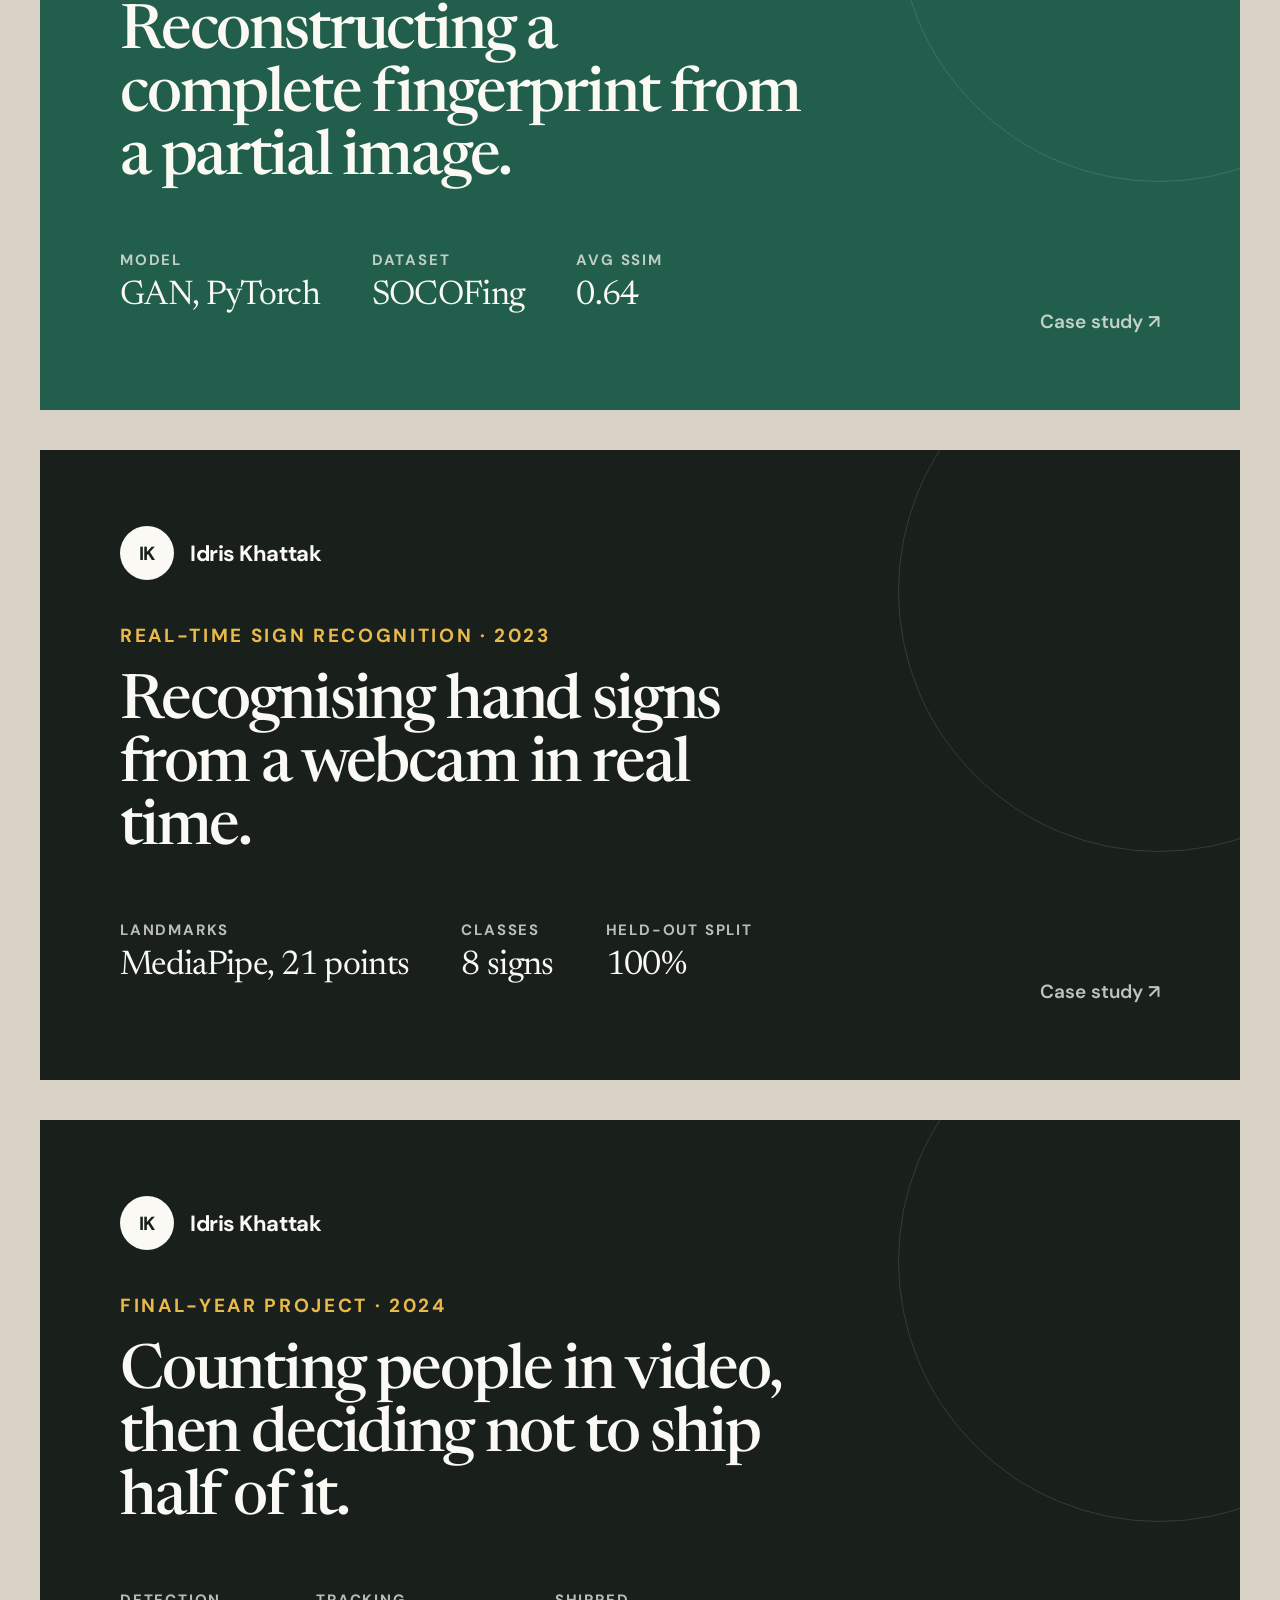
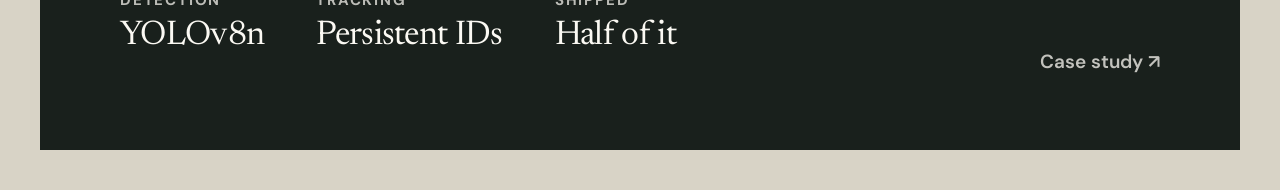
<file: tools/og-template.html>
<!DOCTYPE html>
<html lang="en">

<head>
  <meta charset="UTF-8">
  <title>Share card template</title>
  <link rel="preconnect" href="https://fonts.googleapis.com">
  <link rel="preconnect" href="https://fonts.gstatic.com" crossorigin>
  <link
    href="https://fonts.googleapis.com/css2?family=DM+Sans:wght@400;500;600;700&family=Newsreader:ital,opsz,wght@0,6..72,500;1,6..72,500&display=swap"
    rel="stylesheet">
  <style>
    /* Each .card renders at exactly 1200x630 — the Open Graph standard.
       Screenshot one and save it as the matching og-image.png.
       See tools/README.md. */

    :root {
      --paper: #f2efe6;
      --paper-light: #fbf9f3;
      --ink: #19201c;
      --ink-soft: #4f5852;
      --forest: #215f4c;
      --clay: #a7442e;
      --sun: #e9b949;
    }

    * { box-sizing: border-box; }

    body {
      margin: 0;
      padding: 40px;
      display: flex;
      flex-direction: column;
      gap: 40px;
      align-items: flex-start;
      background: #d8d3c6;
      font-family: "DM Sans", system-ui, sans-serif;
    }

    .card {
      position: relative;
      width: 1200px;
      height: 630px;
      padding: 76px 80px;
      display: flex;
      flex-direction: column;
      justify-content: space-between;
      overflow: hidden;
      background: var(--paper);
      color: var(--ink);
    }

    .card-forest { background: var(--forest); color: var(--paper-light); }
    .card-ink { background: var(--ink); color: var(--paper-light); }

    /* Faint concentric rings, echoing the site hero */
    .card::after {
      content: "";
      position: absolute;
      right: -180px;
      top: -120px;
      width: 520px;
      height: 520px;
      border: 1px solid currentColor;
      border-radius: 50%;
      opacity: 0.12;
      box-shadow: 0 0 0 80px rgba(127, 127, 127, 0.05);
    }

    .mark {
      display: inline-flex;
      align-items: center;
      gap: 16px;
      font-weight: 700;
      font-size: 22px;
      letter-spacing: -0.02em;
    }

    .mark i {
      display: grid;
      width: 54px;
      height: 54px;
      place-items: center;
      border-radius: 50%;
      background: var(--ink);
      color: var(--paper-light);
      font-size: 19px;
      font-style: normal;
    }

    .card-forest .mark i,
    .card-ink .mark i {
      background: var(--paper-light);
      color: var(--ink);
    }

    .kicker {
      margin: 0 0 24px;
      font-size: 19px;
      font-weight: 700;
      letter-spacing: 0.14em;
      text-transform: uppercase;
      color: var(--clay);
    }

    .card-forest .kicker { color: #9fe3c6; }
    .card-ink .kicker { color: var(--sun); }

    h1 {
      max-width: 20ch;
      margin: 0;
      font-family: "Newsreader", Georgia, serif;
      font-weight: 500;
      font-size: 76px;
      line-height: 1.02;
      letter-spacing: -0.035em;
    }

    h1.small { font-size: 62px; max-width: 18ch; }

    h1 em { color: var(--clay); font-style: italic; }

    .tagline {
      margin: 26px 0 0;
      max-width: 44ch;
      font-size: 25px;
      line-height: 1.45;
      color: var(--ink-soft);
    }

    .card-forest .tagline,
    .card-ink .tagline { color: rgba(255, 255, 255, 0.78); }

    .foot {
      position: relative;
      z-index: 1;
      display: flex;
      align-items: flex-end;
      justify-content: space-between;
      gap: 40px;
    }

    .stats {
      display: flex;
      gap: 52px;
    }

    .stats div { line-height: 1.25; }

    .stats dt {
      font-size: 15px;
      font-weight: 700;
      letter-spacing: 0.12em;
      text-transform: uppercase;
      opacity: 0.72;
    }

    .stats dd {
      margin: 6px 0 0;
      font-family: "Newsreader", Georgia, serif;
      font-size: 34px;
      letter-spacing: -0.02em;
    }

    .site {
      font-size: 19px;
      font-weight: 600;
      opacity: 0.75;
    }

    .body { position: relative; z-index: 1; }
  </style>
</head>

<body>

  <!-- ===== Root: index.html -> og-image.png ===== -->
  <section class="card" id="card-home">
    <div class="mark"><i>IK</i> Idris Khattak</div>
    <div class="body">
      <h1>The model is <em>the easy part.</em></h1>
      <p class="tagline">Applied AI master's student in Oslo. Fine-tuning, the pipelines around it, and honest
        write-ups of what the results support.</p>
    </div>
    <div class="foot">
      <dl class="stats">
        <div><dt>Focus</dt><dd>LLMs &amp; computer vision</dd></div>
        <div><dt>Based in</dt><dd>Oslo, Norway</dd></div>
      </dl>
      <span class="site">idris.no</span>
    </div>
  </section>

  <!-- ===== projects/awkum-assistant/og-image.png ===== -->
  <section class="card card-forest" id="card-awkum">
    <div class="mark"><i>IK</i> Idris Khattak</div>
    <div class="body">
      <p class="kicker">Fine-tuning study · 2025</p>
      <h1 class="small">Teaching Llama 2 to answer questions about one university.</h1>
    </div>
    <div class="foot">
      <dl class="stats">
        <div><dt>Dataset</dt><dd>41 pairs</dd></div>
        <div><dt>Training</dt><dd>11 steps</dd></div>
        <div><dt>Final loss</dt><dd>3.76</dd></div>
      </dl>
      <span class="site">Case study ↗</span>
    </div>
  </section>

  <!-- ===== projects/fingerprint-reconstruction/og-image.png ===== -->
  <section class="card card-forest" id="card-fingerprint">
    <div class="mark"><i>IK</i> Idris Khattak</div>
    <div class="body">
      <p class="kicker">Generative reconstruction · 2024</p>
      <h1 class="small">Reconstructing a complete fingerprint from a partial image.</h1>
    </div>
    <div class="foot">
      <dl class="stats">
        <div><dt>Model</dt><dd>GAN, PyTorch</dd></div>
        <div><dt>Dataset</dt><dd>SOCOFing</dd></div>
        <div><dt>Avg SSIM</dt><dd>0.64</dd></div>
      </dl>
      <span class="site">Case study ↗</span>
    </div>
  </section>

  <!-- ===== projects/hand-gesture-recognition/og-image.png ===== -->
  <section class="card card-ink" id="card-gesture">
    <div class="mark"><i>IK</i> Idris Khattak</div>
    <div class="body">
      <p class="kicker">Real-time sign recognition · 2023</p>
      <h1 class="small">Recognising hand signs from a webcam in real time.</h1>
    </div>
    <div class="foot">
      <dl class="stats">
        <div><dt>Landmarks</dt><dd>MediaPipe, 21 points</dd></div>
        <div><dt>Classes</dt><dd>8 signs</dd></div>
        <div><dt>Held-out split</dt><dd>100%</dd></div>
      </dl>
      <span class="site">Case study ↗</span>
    </div>
  </section>

  <!-- ===== projects/people-counting/og-image.png ===== -->
  <section class="card card-ink" id="card-counting">
    <div class="mark"><i>IK</i> Idris Khattak</div>
    <div class="body">
      <p class="kicker">Final-year project · 2024</p>
      <h1 class="small">Counting people in video, then deciding not to ship half of it.</h1>
    </div>
    <div class="foot">
      <dl class="stats">
        <div><dt>Detection</dt><dd>YOLOv8n</dd></div>
        <div><dt>Tracking</dt><dd>Persistent IDs</dd></div>
        <div><dt>Shipped</dt><dd>Half of it</dd></div>
      </dl>
      <span class="site">Case study ↗</span>
    </div>
  </section>

</body>

</html>
</file>
<file: style.css>
:root {
  --paper: #f2efe6;
  --paper-deep: #e8e1d3;
  --paper-light: #fbf9f3;
  --ink: #19201c;
  --ink-soft: #4f5852;
  --forest: #215f4c;
  --forest-dark: #174638;
  --clay: #a7442e;
  --sun: #e9b949;
  --line: rgba(25, 32, 28, 0.2);
  --light-line: rgba(255, 255, 255, 0.2);
  --max: 1180px;
}

* {
  box-sizing: border-box;
}

html {
  scroll-behavior: smooth;
}

body {
  margin: 0;
  background: var(--paper);
  color: var(--ink);
  font-family: "DM Sans", system-ui, sans-serif;
  font-size: 16px;
  line-height: 1.65;
  -webkit-font-smoothing: antialiased;
}

::selection {
  background: var(--sun);
  color: var(--ink);
}

a {
  color: inherit;
  text-decoration: none;
}

button,
input {
  font: inherit;
}

button {
  color: inherit;
}

a,
button,
summary,
input {
  outline-offset: 4px;
}

:focus-visible {
  outline: 3px solid var(--clay);
}

h1,
h2,
h3,
p {
  margin-top: 0;
}

/* Headings default to the small scale: comfortable leading, near-neutral
   tracking. Only true display sizes opt into tight settings below. */

h1,
h2,
h3 {
  font-family: "Newsreader", Georgia, serif;
  font-weight: 500;
  line-height: 1.15;
  letter-spacing: -0.012em;
}

.hero h1,
.section-heading h2,
.about-heading h2,
.credentials-layout h2,
.contact-layout h2,
.case-copy h3 {
  line-height: 1.02;
  letter-spacing: -0.032em;
}

.hero h1 {
  line-height: 0.98;
  letter-spacing: -0.042em;
}

.container {
  width: min(var(--max), calc(100% - 48px));
  margin-inline: auto;
}

.section {
  padding: 120px 0;
  scroll-margin-top: 82px;
}

.skip-link {
  position: fixed;
  top: 12px;
  left: 12px;
  z-index: 10000;
  padding: 10px 14px;
  background: var(--ink);
  color: var(--paper-light);
  transform: translateY(-150%);
  transition: transform 0.2s ease;
}

.skip-link:focus {
  transform: translateY(0);
}

.sr-only {
  position: absolute;
  width: 1px;
  height: 1px;
  padding: 0;
  margin: -1px;
  overflow: hidden;
  clip: rect(0, 0, 0, 0);
  white-space: nowrap;
  border: 0;
}

/* Navigation */

.site-header {
  position: sticky;
  top: 0;
  z-index: 100;
  background: rgba(242, 239, 230, 0.92);
  border-bottom: 1px solid var(--line);
  backdrop-filter: blur(16px);
}

.nav {
  min-height: 76px;
  display: flex;
  align-items: center;
  justify-content: space-between;
  gap: 32px;
}

.brand {
  display: inline-flex;
  align-items: center;
  gap: 12px;
  font-weight: 700;
  letter-spacing: -0.02em;
}

.brand-mark {
  display: grid;
  width: 38px;
  height: 38px;
  place-items: center;
  border-radius: 50%;
  background: var(--ink);
  color: var(--paper-light);
  font-size: 0.78rem;
  letter-spacing: 0.02em;
}

.brand-name {
  font-size: 0.96rem;
}

.nav-links {
  display: flex;
  align-items: center;
  gap: 28px;
}

.nav-links a {
  position: relative;
  font-size: 0.88rem;
  font-weight: 600;
}

.nav-links a:not(.nav-cta)::after {
  content: "";
  position: absolute;
  right: 0;
  bottom: -5px;
  left: 0;
  height: 1px;
  background: currentColor;
  transform: scaleX(0);
  transform-origin: right;
  transition: transform 0.2s ease;
}

.nav-links a:hover::after {
  transform: scaleX(1);
  transform-origin: left;
}

.nav-external {
  display: inline-flex;
  align-items: center;
  gap: 6px;
}

.nav-external span {
  transition: transform 0.2s ease;
}

.nav-external:hover span {
  transform: translate(2px, -2px);
}

.nav-cta {
  padding: 10px 15px;
  border: 1px solid var(--ink);
  border-radius: 999px;
  transition: background 0.2s ease, color 0.2s ease;
}

.nav-cta:hover {
  background: var(--ink);
  color: var(--paper-light);
}

.menu-btn {
  display: none;
  width: 42px;
  height: 42px;
  padding: 10px 8px;
  border: 0;
  background: transparent;
  cursor: pointer;
}

.menu-btn span {
  display: block;
  width: 24px;
  height: 2px;
  margin: 5px auto;
  background: currentColor;
  transition: transform 0.2s ease;
}

.menu-btn[aria-expanded="true"] span:first-child {
  transform: translateY(3.5px) rotate(45deg);
}

.menu-btn[aria-expanded="true"] span:last-child {
  transform: translateY(-3.5px) rotate(-45deg);
}

/* Hero */

.hero {
  position: relative;
  padding: 110px 0 100px;
  overflow: hidden;
}

.hero::before {
  content: "";
  position: absolute;
  width: 460px;
  height: 460px;
  right: -230px;
  top: 70px;
  border: 1px solid rgba(25, 32, 28, 0.13);
  border-radius: 50%;
  box-shadow: 0 0 0 70px rgba(25, 32, 28, 0.025), 0 0 0 140px rgba(25, 32, 28, 0.018);
  pointer-events: none;
}

.hero-layout {
  position: relative;
  display: grid;
  grid-template-columns: minmax(0, 1.45fr) minmax(300px, 0.55fr);
  gap: clamp(60px, 8vw, 120px);
  align-items: end;
}

.eyebrow,
.section-kicker,
.case-meta,
.timeline-label {
  margin-bottom: 22px;
  font-size: 0.76rem;
  font-weight: 700;
  letter-spacing: 0.13em;
  text-transform: uppercase;
}

.eyebrow {
  display: flex;
  align-items: center;
  gap: 10px;
}

.eyebrow span,
.availability span {
  display: inline-block;
  width: 8px;
  height: 8px;
  border-radius: 50%;
  background: var(--clay);
}

.hero h1 {
  max-width: 900px;
  margin-bottom: 36px;
  font-size: clamp(3.2rem, 7.2vw, 6.2rem);
}

.hero h1 em {
  color: var(--clay);
  font-weight: inherit;
}

.hero-copy {
  max-width: 700px;
  margin-bottom: 0;
  color: var(--ink-soft);
  font-size: clamp(1.08rem, 1.8vw, 1.32rem);
  line-height: 1.55;
}

.hero-actions,
.case-actions,
.contact-actions {
  display: flex;
  align-items: center;
  flex-wrap: wrap;
  gap: 24px;
  margin-top: 36px;
}

.btn {
  display: inline-flex;
  min-height: 50px;
  align-items: center;
  justify-content: center;
  gap: 18px;
  padding: 12px 20px;
  border: 1px solid transparent;
  border-radius: 999px;
  font-weight: 700;
  cursor: pointer;
  transition: transform 0.2s ease, background 0.2s ease, color 0.2s ease;
}

.btn:hover {
  transform: translateY(-2px);
}

.btn-dark {
  background: var(--ink);
  color: var(--paper-light);
}

.btn-dark:hover {
  background: var(--forest);
}

.btn-light {
  background: var(--paper-light);
  color: var(--ink);
}

.btn-light:hover {
  background: var(--sun);
}

.text-link,
.inline-link {
  display: inline-flex;
  align-items: center;
  gap: 8px;
  border-bottom: 1px solid currentColor;
  font-weight: 700;
}

.text-link span,
.inline-link span {
  transition: transform 0.2s ease;
}

.text-link:hover span,
.inline-link:hover span {
  transform: translate(2px, -2px);
}

.availability {
  display: flex;
  align-items: center;
  gap: 10px;
  margin: 38px 0 0;
  color: var(--ink-soft);
  font-size: 0.88rem;
  font-weight: 600;
}

.availability span {
  background: var(--forest);
  box-shadow: 0 0 0 5px rgba(33, 95, 76, 0.12);
}

.now-card {
  position: relative;
  padding: 36px;
  border: 1px solid var(--ink);
  background: var(--paper-light);
  box-shadow: 13px 14px 0 var(--sun);
  transform: rotate(1.2deg);
}

.now-card::before {
  content: "";
  position: absolute;
  width: 92px;
  height: 25px;
  top: -13px;
  left: 50%;
  background: rgba(201, 96, 63, 0.6);
  transform: translateX(-50%) rotate(-2deg);
}

.handwritten {
  margin-bottom: 14px;
  color: var(--clay);
  font-family: "Newsreader", Georgia, serif;
  font-size: 1.25rem;
  font-style: italic;
}

.now-card h2 {
  margin-bottom: 28px;
  font-size: clamp(1.4rem, 1.9vw, 1.8rem);
  line-height: 1.18;
}

.now-card ul {
  padding: 0;
  margin: 0 0 30px;
  list-style: none;
}

.now-card li {
  display: grid;
  grid-template-columns: 80px 1fr;
  gap: 10px;
  padding: 12px 0;
  border-top: 1px solid var(--line);
  font-size: 0.9rem;
}

.now-card li span {
  color: var(--ink-soft);
  font-size: 0.72rem;
  font-weight: 700;
  letter-spacing: 0.08em;
  text-transform: uppercase;
}

.now-card > a {
  font-size: 0.85rem;
  font-weight: 700;
}

/* Shared section heading */

.section-heading {
  display: grid;
  grid-template-columns: 230px minmax(0, 1fr);
  gap: 50px;
  align-items: start;
  margin-bottom: 64px;
}

.section-kicker {
  color: var(--clay);
}

.section-heading h2,
.about-heading h2,
.credentials-layout h2,
.contact-layout h2 {
  max-width: 850px;
  margin-bottom: 18px;
  font-size: clamp(2.1rem, 3.6vw, 3.1rem);
}

.section-heading > div > p {
  max-width: 620px;
  margin-bottom: 0;
  color: var(--ink-soft);
  font-size: 1.05rem;
}

/* Work */

.work-section {
  background: var(--paper-light);
}

.work-section .section-heading {
  margin-bottom: 56px;
}

.work-section .section-heading h2 {
  max-width: 650px;
  margin-bottom: 0;
}

.case-study {
  display: grid;
  grid-template-columns: minmax(0, 1.4fr) minmax(280px, 0.6fr);
  gap: clamp(50px, 7vw, 90px);
  padding: clamp(38px, 6vw, 74px);
  border-radius: 30px;
  background: var(--forest);
  color: var(--paper-light);
}

.case-study + .case-study {
  margin-top: 28px;
}

.case-meta {
  margin-bottom: 24px;
  color: rgba(255, 255, 255, 0.8);
}

.case-meta span {
  color: #c3efde;
}

.case-copy h3 {
  max-width: 20ch;
  margin-bottom: 24px;
  font-size: clamp(1.9rem, 3vw, 2.6rem);
}

.case-lead {
  max-width: 68ch;
  color: rgba(255, 255, 255, 0.76);
  font-size: 1.08rem;
}

.case-details {
  display: grid;
  grid-template-columns: repeat(2, 1fr);
  gap: 18px;
  margin: 36px 0 0;
}

.case-details div {
  padding-top: 16px;
  border-top: 1px solid var(--light-line);
}

.case-details dt {
  margin-bottom: 8px;
  color: #c3efde;
  font-size: 0.72rem;
  font-weight: 700;
  letter-spacing: 0.1em;
  text-transform: uppercase;
}

.case-details dd {
  margin: 0;
  color: rgba(255, 255, 255, 0.8);
  font-size: 0.9rem;
}

.light-link {
  color: var(--paper-light);
}

.system-map {
  align-self: start;
  padding: 28px;
  border: 1px solid rgba(255, 255, 255, 0.3);
  border-radius: 20px;
  background: rgba(9, 39, 30, 0.35);
}

.map-heading {
  display: flex;
  align-items: center;
  justify-content: space-between;
  padding-bottom: 20px;
  border-bottom: 1px solid var(--light-line);
  font-size: 0.75rem;
  font-weight: 700;
  letter-spacing: 0.1em;
  text-transform: uppercase;
}

.spec-list {
  margin: 0;
}

.spec-list > div {
  padding: 14px 0;
  border-bottom: 1px solid var(--light-line);
  font-size: 0.92rem;
}

.spec-list > div:last-child {
  padding-bottom: 0;
  border-bottom: 0;
}

.spec-list dt {
  margin-bottom: 2px;
  color: #a9d8c7;
  font-size: 0.72rem;
  font-weight: 700;
  letter-spacing: 0.1em;
  text-transform: uppercase;
}

.spec-list dd {
  margin: 0;
  font-weight: 600;
}

/* Work index: one row per project. Grows without redesign — the featured card
   above carries the hierarchy, these carry the count. */

.work-index {
  padding: 0;
  margin: 56px 0 0;
  border-bottom: 1px solid var(--line);
  list-style: none;
  counter-reset: work;
}

.work-item {
  display: grid;
  grid-template-columns: 74px minmax(0, 1.55fr) minmax(0, 0.7fr) 150px;
  gap: 32px;
  align-items: baseline;
  padding: 30px 0;
  border-top: 1px solid var(--line);
}

.work-year,
.work-stack,
.work-status {
  margin: 0;
  color: var(--ink-soft);
  font-size: 0.8rem;
}

.work-year {
  font-weight: 700;
}

.work-body h3 {
  margin-bottom: 7px;
  font-size: clamp(1.25rem, 1.9vw, 1.6rem);
}

.work-body h3 a {
  background-image: linear-gradient(currentColor, currentColor);
  background-repeat: no-repeat;
  background-position: 0 100%;
  background-size: 0 1px;
  transition: background-size 0.25s ease;
}

.work-body h3 a:hover {
  background-size: 100% 1px;
}

.work-body p {
  max-width: 54ch;
  margin-bottom: 0;
  color: var(--ink-soft);
  font-size: 0.92rem;
}

.work-status {
  justify-self: end;
  text-align: right;
}

.work-link {
  display: inline-flex;
  align-items: center;
  gap: 8px;
  color: var(--ink);
  font-weight: 700;
}

.work-link span {
  transition: transform 0.2s ease;
}

.work-link:hover span {
  transform: translateX(3px);
}

.work-item-active {
  margin-inline: -20px;
  padding-inline: 20px;
  background: rgba(233, 185, 73, 0.12);
}

.work-item-active .work-status {
  display: inline-flex;
  align-items: center;
  gap: 8px;
  color: var(--forest);
  font-weight: 700;
}

.work-dot {
  width: 7px;
  height: 7px;
  border-radius: 50%;
  background: var(--forest);
}

.colophon {
  display: grid;
  grid-template-columns: minmax(0, 1fr) auto;
  gap: 40px;
  align-items: center;
  margin-top: 56px;
  padding: 30px 32px;
  border: 1px solid var(--line);
  border-radius: 20px;
  background: var(--paper-deep);
}

.colophon h3 {
  margin-bottom: 8px;
  font-size: 1.4rem;
}

.colophon p {
  max-width: 62ch;
  margin-bottom: 0;
  color: var(--ink-soft);
  font-size: 0.94rem;
}

.colophon-actions {
  display: flex;
  align-items: center;
  gap: 22px;
}

/* About */

.about-section {
  background: var(--paper-deep);
}

.about-layout {
  display: grid;
  grid-template-columns: minmax(300px, 0.9fr) minmax(380px, 1.1fr);
  gap: clamp(60px, 10vw, 140px);
}

.about-heading {
  position: sticky;
  top: 110px;
  align-self: start;
}

.about-heading h2 {
  max-width: 560px;
}

.portrait {
  display: block;
  width: min(220px, 60%);
  height: auto;
  margin-top: 34px;
  border-radius: 6px;
  filter: grayscale(0.15);
}

.story-lead {
  font-family: "Newsreader", Georgia, serif;
  font-size: clamp(1.25rem, 2vw, 1.6rem);
  line-height: 1.35;
  letter-spacing: -0.012em;
}

.about-story > p:not(.story-lead) {
  max-width: 650px;
  color: var(--ink-soft);
}

.personal-facts {
  margin-top: 44px;
  border-bottom: 1px solid var(--line);
}

.personal-facts > div {
  display: grid;
  grid-template-columns: 130px 1fr;
  gap: 24px;
  padding: 15px 0;
  border-top: 1px solid var(--line);
}

.personal-facts span {
  color: var(--ink-soft);
  font-size: 0.78rem;
}

.personal-facts strong {
  font-size: 0.92rem;
}

.toolkit {
  margin-top: 96px;
}

.toolkit-title {
  margin-bottom: 26px;
  font-size: 1.35rem;
}

.toolkit dl {
  margin: 0;
  border-top: 1px solid var(--line);
}

.toolkit dl > div {
  display: grid;
  grid-template-columns: minmax(0, 0.85fr) minmax(0, 1.15fr);
  gap: 28px;
  padding: 18px 0;
  border-bottom: 1px solid var(--line);
}

.toolkit dt {
  font-weight: 600;
  letter-spacing: -0.005em;
}

.toolkit dd {
  margin: 0;
  color: var(--ink-soft);
  font-size: 0.94rem;
}

.toolkit dd a {
  border-bottom: 1px solid var(--line);
  font-weight: 600;
}

.toolkit dd a:hover {
  border-bottom-color: currentColor;
}

/* Journey */

.journey-section {
  background: var(--ink);
  color: var(--paper-light);
}

.journey-section .section-kicker {
  color: var(--sun);
}

.journey-section .section-heading > div > p {
  color: rgba(255, 255, 255, 0.58);
}

.compact-heading {
  margin-bottom: 40px;
}

.timeline {
  margin-left: 280px;
  border-bottom: 1px solid var(--light-line);
}

.timeline-item {
  display: grid;
  grid-template-columns: 170px minmax(0, 1fr);
  gap: 42px;
  padding: 40px 0;
  border-top: 1px solid var(--light-line);
}

.time {
  color: rgba(255, 255, 255, 0.55);
  font-size: 0.8rem;
  font-weight: 700;
}

.timeline-label {
  margin-bottom: 10px;
  color: #7ce0bd;
}

.timeline-item h3 {
  margin-bottom: 8px;
  font-size: clamp(1.8rem, 3vw, 2.6rem);
}

.timeline-item .institution {
  margin-bottom: 16px;
  color: var(--sun);
  font-size: 0.87rem;
  font-weight: 600;
}

.timeline-item div > p:last-of-type {
  max-width: 660px;
  margin-bottom: 0;
  color: rgba(255, 255, 255, 0.62);
}

.inline-link {
  margin-top: 18px;
  color: var(--paper-light);
  font-size: 0.84rem;
}

/* Credentials */

.credentials-section {
  background: var(--paper-light);
}

.credentials-layout {
  display: grid;
  grid-template-columns: minmax(320px, 0.9fr) minmax(420px, 1.1fr);
  gap: clamp(70px, 11vw, 150px);
  align-items: start;
}

.credentials-layout h2 {
  max-width: 560px;
}

.credentials-intro {
  max-width: 440px;
  color: var(--ink-soft);
}

.credential-stack {
  border-bottom: 1px solid var(--line);
}

.credential {
  display: grid;
  grid-template-columns: 58px 1fr 24px;
  gap: 20px;
  align-items: center;
  padding: 24px 0;
  border-top: 1px solid var(--line);
}

.credential > span {
  color: var(--clay);
  font-size: 0.74rem;
  font-weight: 700;
}

.credential strong,
.credential small {
  display: block;
}

.credential strong {
  font-family: "Newsreader", Georgia, serif;
  font-size: 1.35rem;
  font-weight: 500;
  line-height: 1.15;
}

.credential small {
  margin-top: 5px;
  color: var(--ink-soft);
}

.credential > i {
  font-style: normal;
  transition: transform 0.2s ease;
}

.credential:hover > i {
  transform: translate(3px, -3px);
}

.more-credentials {
  border-top: 1px solid var(--line);
}

.more-credentials summary {
  display: flex;
  align-items: center;
  justify-content: space-between;
  padding: 22px 0;
  font-weight: 700;
  cursor: pointer;
  list-style: none;
}

.more-credentials summary::-webkit-details-marker {
  display: none;
}

.more-credentials summary span {
  font-size: 1.5rem;
  font-weight: 400;
  transition: transform 0.2s ease;
}

.more-credentials[open] summary span {
  transform: rotate(45deg);
}

.credential-links {
  display: grid;
  gap: 0;
  padding-bottom: 18px;
}

.credential-links a {
  display: flex;
  justify-content: space-between;
  gap: 24px;
  padding: 10px 0 10px 58px;
  color: var(--ink-soft);
  font-size: 0.85rem;
}

.credential-links a:hover {
  color: var(--ink);
}

/* Contact and footer */

.contact-section {
  padding: 110px 0;
  scroll-margin-top: 76px;
  background: var(--clay);
  color: var(--paper-light);
}

.contact-layout {
  display: grid;
  grid-template-columns: minmax(0, 1.15fr) minmax(340px, 0.85fr);
  gap: clamp(60px, 10vw, 140px);
  align-items: end;
}

.contact-layout .section-kicker {
  color: #ffe09a;
}

.contact-layout h2 {
  max-width: 700px;
  margin-bottom: 0;
}

.contact-layout > div:last-child > p {
  max-width: 540px;
  color: rgba(255, 255, 255, 0.9);
  font-size: 1.06rem;
}

footer {
  padding: 28px 0;
  background: var(--ink);
  color: rgba(255, 255, 255, 0.62);
}

.footer-layout {
  display: flex;
  align-items: center;
  justify-content: space-between;
  gap: 24px;
  font-size: 0.78rem;
}

.footer-layout p {
  margin-bottom: 0;
}

.footer-layout a {
  color: var(--paper-light);
}

/* AI guide */

.chat-toggle {
  position: fixed;
  right: 24px;
  bottom: 24px;
  z-index: 1000;
  display: flex;
  align-items: center;
  gap: 9px;
  min-height: 48px;
  padding: 10px 17px 10px 11px;
  border: 1px solid var(--paper-light);
  border-radius: 999px;
  background: var(--ink);
  color: var(--paper-light);
  box-shadow: 0 12px 35px rgba(25, 32, 28, 0.2);
  font-size: 0.82rem;
  font-weight: 700;
  cursor: pointer;
  transition: transform 0.2s ease, background 0.2s ease;
}

.chat-toggle:hover {
  background: var(--forest);
  transform: translateY(-2px);
}

.chat-spark {
  display: grid;
  width: 28px;
  height: 28px;
  place-items: center;
  border-radius: 50%;
  background: var(--sun);
  color: var(--ink);
}

.chat-window {
  position: fixed;
  right: 24px;
  bottom: 88px;
  z-index: 999;
  width: min(390px, calc(100vw - 32px));
  height: min(600px, calc(100vh - 120px));
  display: flex;
  flex-direction: column;
  overflow: hidden;
  border: 1px solid var(--ink);
  border-radius: 20px;
  background: var(--paper-light);
  box-shadow: 14px 14px 0 rgba(25, 32, 28, 0.16);
  opacity: 0;
  visibility: hidden;
  transform: translateY(14px) scale(0.98);
  transform-origin: bottom right;
  transition: opacity 0.2s ease, visibility 0.2s ease, transform 0.2s ease;
}

.chat-window.active {
  opacity: 1;
  visibility: visible;
  transform: translateY(0) scale(1);
}

.chat-header {
  display: flex;
  align-items: center;
  justify-content: space-between;
  padding: 18px 20px;
  border-bottom: 1px solid var(--line);
  background: var(--paper);
}

.chat-header p {
  margin-bottom: 1px;
  color: var(--clay);
  font-size: 0.67rem;
  font-weight: 700;
  letter-spacing: 0.1em;
  text-transform: uppercase;
}

.chat-header strong {
  font-family: "Newsreader", Georgia, serif;
  font-size: 1.25rem;
  font-weight: 500;
}

.chat-close {
  width: 38px;
  height: 38px;
  padding: 0;
  border: 1px solid var(--line);
  border-radius: 50%;
  background: transparent;
  font-size: 1.5rem;
  line-height: 1;
  cursor: pointer;
}

.chat-close:hover {
  background: var(--ink);
  color: var(--paper-light);
}

.chat-messages {
  flex: 1;
  display: flex;
  flex-direction: column;
  gap: 12px;
  padding: 20px;
  overflow-y: auto;
}

.message {
  max-width: 84%;
  padding: 11px 14px;
  border-radius: 14px;
  font-size: 0.86rem;
  line-height: 1.5;
  overflow-wrap: anywhere;
}

.bot-message {
  align-self: flex-start;
  border: 1px solid var(--line);
  border-bottom-left-radius: 3px;
  background: var(--paper);
}

.user-message {
  align-self: flex-end;
  border-bottom-right-radius: 3px;
  background: var(--forest);
  color: var(--paper-light);
}

.chat-loading {
  color: var(--ink-soft);
  font-style: italic;
}

.chat-suggestions {
  display: flex;
  gap: 8px;
  padding: 0 16px 12px;
  overflow-x: auto;
}

.suggestion-btn {
  flex-shrink: 0;
  padding: 7px 11px;
  border: 1px solid var(--line);
  border-radius: 999px;
  background: transparent;
  font-size: 0.72rem;
  cursor: pointer;
}

.suggestion-btn:hover {
  border-color: var(--forest);
  background: rgba(33, 95, 76, 0.08);
}

.chat-input-area {
  display: flex;
  gap: 8px;
  padding: 14px;
  border-top: 1px solid var(--line);
  background: var(--paper);
}

.chat-input-area input {
  flex: 1;
  min-width: 0;
  padding: 11px 12px;
  border: 1px solid var(--line);
  border-radius: 10px;
  background: var(--paper-light);
  color: var(--ink);
  font-size: 0.84rem;
}

.chat-input-area input:focus {
  border-color: var(--forest);
}

.chat-send {
  padding: 10px 14px;
  border: 0;
  border-radius: 10px;
  background: var(--ink);
  color: var(--paper-light);
  font-size: 0.8rem;
  font-weight: 700;
  cursor: pointer;
}

.chat-send:hover {
  background: var(--forest);
}

.chat-input-area input:disabled,
.chat-send:disabled {
  cursor: wait;
  opacity: 0.6;
}

/* Responsive */

@media (max-width: 960px) {
  .container {
    width: min(var(--max), calc(100% - 36px));
  }

  .section {
    padding: 90px 0;
  }

  .menu-btn {
    display: block;
  }

  .nav-links {
    position: absolute;
    top: 76px;
    right: 0;
    left: 0;
    display: none;
    align-items: stretch;
    padding: 16px 18px 24px;
    border-bottom: 1px solid var(--line);
    background: var(--paper);
    flex-direction: column;
    gap: 4px;
  }

  .nav-links.open {
    display: flex;
  }

  .nav-links a {
    padding: 10px 4px;
  }

  .nav-links .nav-cta {
    margin-top: 8px;
    padding: 10px 14px;
    text-align: center;
  }

  .hero-layout,
  .about-layout,
  .credentials-layout,
  .contact-layout {
    grid-template-columns: 1fr;
  }

  .hero-layout {
    gap: 80px;
  }

  .about-heading {
    position: static;
  }

  .now-card {
    width: min(520px, calc(100% - 14px));
    justify-self: end;
  }

  .section-heading {
    grid-template-columns: 150px minmax(0, 1fr);
  }

  .case-study {
    grid-template-columns: 1fr;
  }

  .system-map {
    width: 100%;
  }

  .work-item {
    grid-template-columns: 62px minmax(0, 1fr) 130px;
    gap: 10px 22px;
  }

  .work-stack {
    grid-column: 2;
  }
  .toolkit {
    margin-top: 70px;
  }

  .timeline {
    margin-left: 200px;
  }

  .credentials-layout,
  .contact-layout {
    gap: 50px;
  }
}

@media (max-width: 680px) {
  .container {
    width: min(var(--max), calc(100% - 28px));
  }

  .section {
    padding: 72px 0;
  }

  .brand-name {
    display: none;
  }

  .hero {
    padding: 72px 0 76px;
  }

  .hero::before {
    display: none;
  }

  .hero h1 {
    margin-bottom: 28px;
    font-size: clamp(2.8rem, 12vw, 3.8rem);
  }

  .hero-copy {
    font-size: 1rem;
  }

  .hero-actions {
    align-items: flex-start;
    flex-direction: column;
  }

  .now-card {
    width: calc(100% - 10px);
    padding: 28px;
    box-shadow: 9px 10px 0 var(--sun);
    transform: rotate(0.6deg);
  }

  .section-heading {
    grid-template-columns: 1fr;
    gap: 12px;
    margin-bottom: 44px;
  }

  .section-heading h2,
  .about-heading h2,
  .credentials-layout h2,
  .contact-layout h2 {
    font-size: clamp(1.95rem, 7vw, 2.5rem);
  }

  .case-study {
    gap: 42px;
    padding: 30px 22px;
    border-radius: 20px;
  }

  .case-copy h3 {
    font-size: clamp(1.8rem, 6.5vw, 2.3rem);
  }

  .case-details {
    grid-template-columns: 1fr;
  }

  .case-actions {
    align-items: flex-start;
    flex-direction: column;
  }

  .system-map {
    padding: 22px;
  }

  .work-index {
    margin-top: 44px;
  }

  .work-item {
    grid-template-columns: 1fr;
    gap: 8px;
    padding: 26px 0;
  }

  .work-status {
    justify-self: start;
    text-align: left;
  }

  .work-item-active {
    margin-inline: -10px;
    padding-inline: 10px;
  }


  .colophon {
    grid-template-columns: 1fr;
    gap: 24px;
    padding: 26px 22px;
  }

  .colophon-actions {
    align-items: flex-start;
    flex-direction: column;
  }

  .about-layout {
    gap: 38px;
  }

  .about-heading {
    position: static;
  }

  .story-lead {
    font-size: 1.2rem;
  }

  .personal-facts > div {
    grid-template-columns: 90px 1fr;
    gap: 14px;
  }

  .toolkit {
    margin-top: 60px;
  }

  .toolkit dl > div {
    grid-template-columns: 1fr;
    gap: 6px;
  }

  .timeline {
    margin-left: 0;
  }

  .timeline-item {
    grid-template-columns: 1fr;
    gap: 8px;
    padding: 30px 0;
  }

  .credential {
    grid-template-columns: 48px 1fr 20px;
    gap: 12px;
  }

  .credential strong {
    font-size: 1.15rem;
  }

  .credential-links a {
    padding-left: 0;
  }

  .contact-section {
    padding: 76px 0;
  }

  .footer-layout {
    align-items: flex-start;
    flex-direction: column;
    gap: 8px;
  }

  .chat-toggle {
    right: 14px;
    bottom: 14px;
  }

  .chat-window {
    right: 10px;
    bottom: 76px;
    width: calc(100vw - 20px);
    height: min(580px, calc(100dvh - 92px));
    border-radius: 16px;
    box-shadow: 7px 7px 0 rgba(25, 32, 28, 0.16);
  }
}


@media (prefers-reduced-motion: reduce) {
  html {
    scroll-behavior: auto;
  }

  *,
  *::before,
  *::after {
    scroll-behavior: auto !important;
    animation-duration: 0.01ms !important;
    animation-iteration-count: 1 !important;
    transition-duration: 0.01ms !important;
  }
}

/* ---------------------------------------------------------------------------
   Project detail pages (projects/<slug>/index.html)
   Narrow measure for reading; everything else inherits the site system.
   --------------------------------------------------------------------------- */

.project-page {
  padding: 56px 0 120px;
}

.back-link {
  display: inline-flex;
  align-items: center;
  gap: 10px;
  margin-bottom: 44px;
  color: var(--ink-soft);
  font-size: 0.85rem;
  font-weight: 700;
}

.back-link:hover {
  color: var(--ink);
}

.back-link span {
  transition: transform 0.2s ease;
}

.back-link:hover span {
  transform: translateX(-3px);
}

.project-hero {
  max-width: 820px;
  padding-bottom: 52px;
  border-bottom: 1px solid var(--line);
}

.project-hero h1 {
  margin-bottom: 26px;
  font-size: clamp(2.1rem, 4.2vw, 3.4rem);
  line-height: 1.04;
  letter-spacing: -0.03em;
}

.project-lead {
  max-width: 62ch;
  margin-bottom: 40px;
  color: var(--ink-soft);
  font-size: clamp(1.05rem, 1.6vw, 1.2rem);
  line-height: 1.6;
}

.fact-strip {
  display: grid;
  grid-template-columns: repeat(auto-fit, minmax(170px, 1fr));
  gap: 26px;
  margin: 0 0 40px;
  padding-top: 26px;
  border-top: 1px solid var(--line);
}

.fact-strip dt {
  margin-bottom: 6px;
  color: var(--clay);
  font-size: 0.68rem;
  font-weight: 700;
  letter-spacing: 0.12em;
  text-transform: uppercase;
}

.fact-strip dd {
  margin: 0;
  font-size: 0.92rem;
  font-weight: 600;
}

.project-actions {
  display: flex;
  align-items: center;
  flex-wrap: wrap;
  gap: 24px;
}

/* Reading column */

.prose {
  max-width: 68ch;
  margin-top: 60px;
}

.prose h2 {
  margin: 60px 0 18px;
  font-size: clamp(1.5rem, 2.3vw, 1.95rem);
}

.prose > h2:first-child {
  margin-top: 0;
}

.prose p {
  margin-bottom: 20px;
  font-size: 1.02rem;
  line-height: 1.72;
}

.prose a:not(.btn) {
  border-bottom: 1px solid var(--line);
  font-weight: 600;
}

.prose a:not(.btn):hover {
  border-bottom-color: currentColor;
}

.prose code {
  padding: 2px 6px;
  border-radius: 4px;
  background: rgba(25, 32, 28, 0.07);
  font-family: ui-monospace, "SFMono-Regular", Menlo, Consolas, monospace;
  font-size: 0.88em;
}

.code-block {
  margin: 0 0 24px;
  padding: 22px 24px;
  overflow-x: auto;
  border-radius: 14px;
  background: var(--ink);
  color: var(--paper-light);
  font-size: 0.84rem;
  line-height: 1.6;
}

.code-block code {
  padding: 0;
  background: none;
  font-size: inherit;
}

.project-figure {
  margin: 32px 0 42px;
}

.project-figure img {
  display: block;
  width: 100%;
  height: auto;
  border: 1px solid var(--line);
  border-radius: 12px;
}

.project-figure figcaption {
  margin-top: 12px;
  color: var(--ink-soft);
  font-size: 0.88rem;
  line-height: 1.5;
}

.step-list {
  padding-left: 22px;
  margin: 0 0 24px;
}

.step-list li {
  margin-bottom: 12px;
  line-height: 1.7;
}

.results-table {
  width: 100%;
  margin: 0 0 26px;
  border-collapse: collapse;
  font-size: 0.93rem;
  text-align: left;
}

.results-table caption {
  margin-bottom: 14px;
  color: var(--clay);
  font-size: 0.68rem;
  font-weight: 700;
  letter-spacing: 0.12em;
  text-align: left;
  text-transform: uppercase;
}

.results-table th,
.results-table td {
  padding: 12px 16px 12px 0;
  border-bottom: 1px solid var(--line);
  vertical-align: top;
}

.results-table th {
  width: 42%;
  color: var(--ink-soft);
  font-weight: 500;
}

.results-table td {
  font-weight: 600;
}

.callout {
  margin: 30px 0;
  padding: 22px 26px;
  border-left: 3px solid var(--clay);
  border-radius: 0 12px 12px 0;
  background: var(--paper-deep);
}

.prose .callout {
  margin-bottom: 30px;
}

.placeholder-note {
  padding: 18px 22px;
  border: 1px dashed var(--line);
  border-radius: 12px;
  color: var(--ink-soft);
  font-style: italic;
}

.example-run {
  margin: 0 0 28px;
  padding: 4px 0;
}

.example-run + .example-run {
  margin-top: 28px;
  padding-top: 22px;
  border-top: 1px solid var(--line);
}

.example-kicker {
  margin: 0 0 12px;
  color: var(--clay);
  font-size: 0.68rem;
  font-weight: 700;
  letter-spacing: 0.12em;
  text-transform: uppercase;
}

.project-next {
  max-width: 68ch;
  margin-top: 80px;
  padding-top: 30px;
  border-top: 1px solid var(--line);
}

.project-next > p {
  margin-bottom: 12px;
  color: var(--clay);
  font-size: 0.68rem;
  font-weight: 700;
  letter-spacing: 0.12em;
  text-transform: uppercase;
}

.project-next a {
  display: flex;
  align-items: baseline;
  justify-content: space-between;
  gap: 24px;
  font-family: "Newsreader", Georgia, serif;
  font-size: clamp(1.25rem, 2.2vw, 1.7rem);
}

.project-next a span:last-child {
  transition: transform 0.2s ease;
}

.project-next a:hover span:last-child {
  transform: translateX(4px);
}

@media (max-width: 680px) {
  .project-page {
    padding: 36px 0 72px;
  }

  .back-link {
    margin-bottom: 30px;
  }

  .project-hero {
    padding-bottom: 36px;
  }

  .prose {
    margin-top: 40px;
  }

  .prose h2 {
    margin-top: 44px;
  }

  .code-block {
    padding: 18px;
    font-size: 0.78rem;
  }

  .results-table,
  .results-table tbody,
  .results-table tr,
  .results-table th,
  .results-table td {
    display: block;
    width: auto;
  }

  .results-table tr {
    padding: 12px 0;
    border-bottom: 1px solid var(--line);
  }

  .results-table th,
  .results-table td {
    padding: 0;
    border-bottom: 0;
  }

  .results-table th {
    margin-bottom: 2px;
    font-size: 0.8rem;
  }

  .project-next a {
    flex-direction: column;
    gap: 8px;
  }
}
</file>
